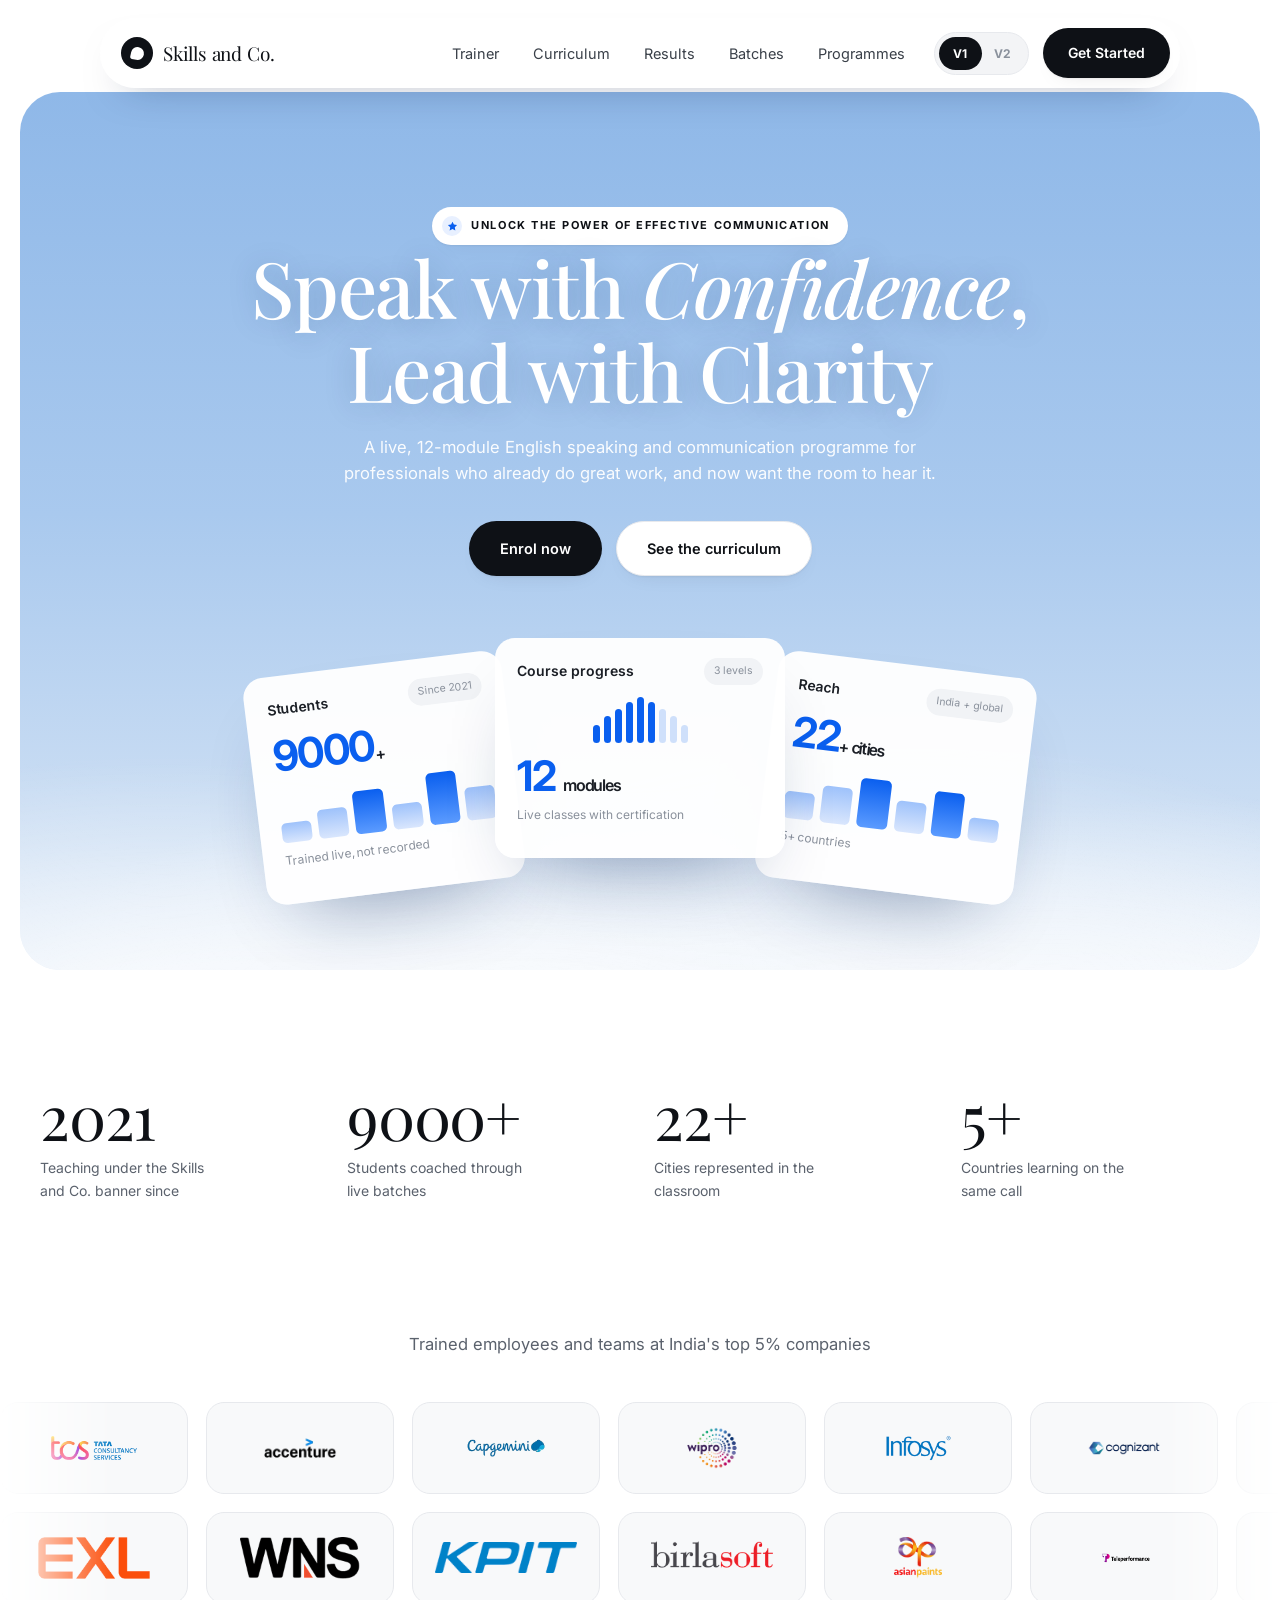
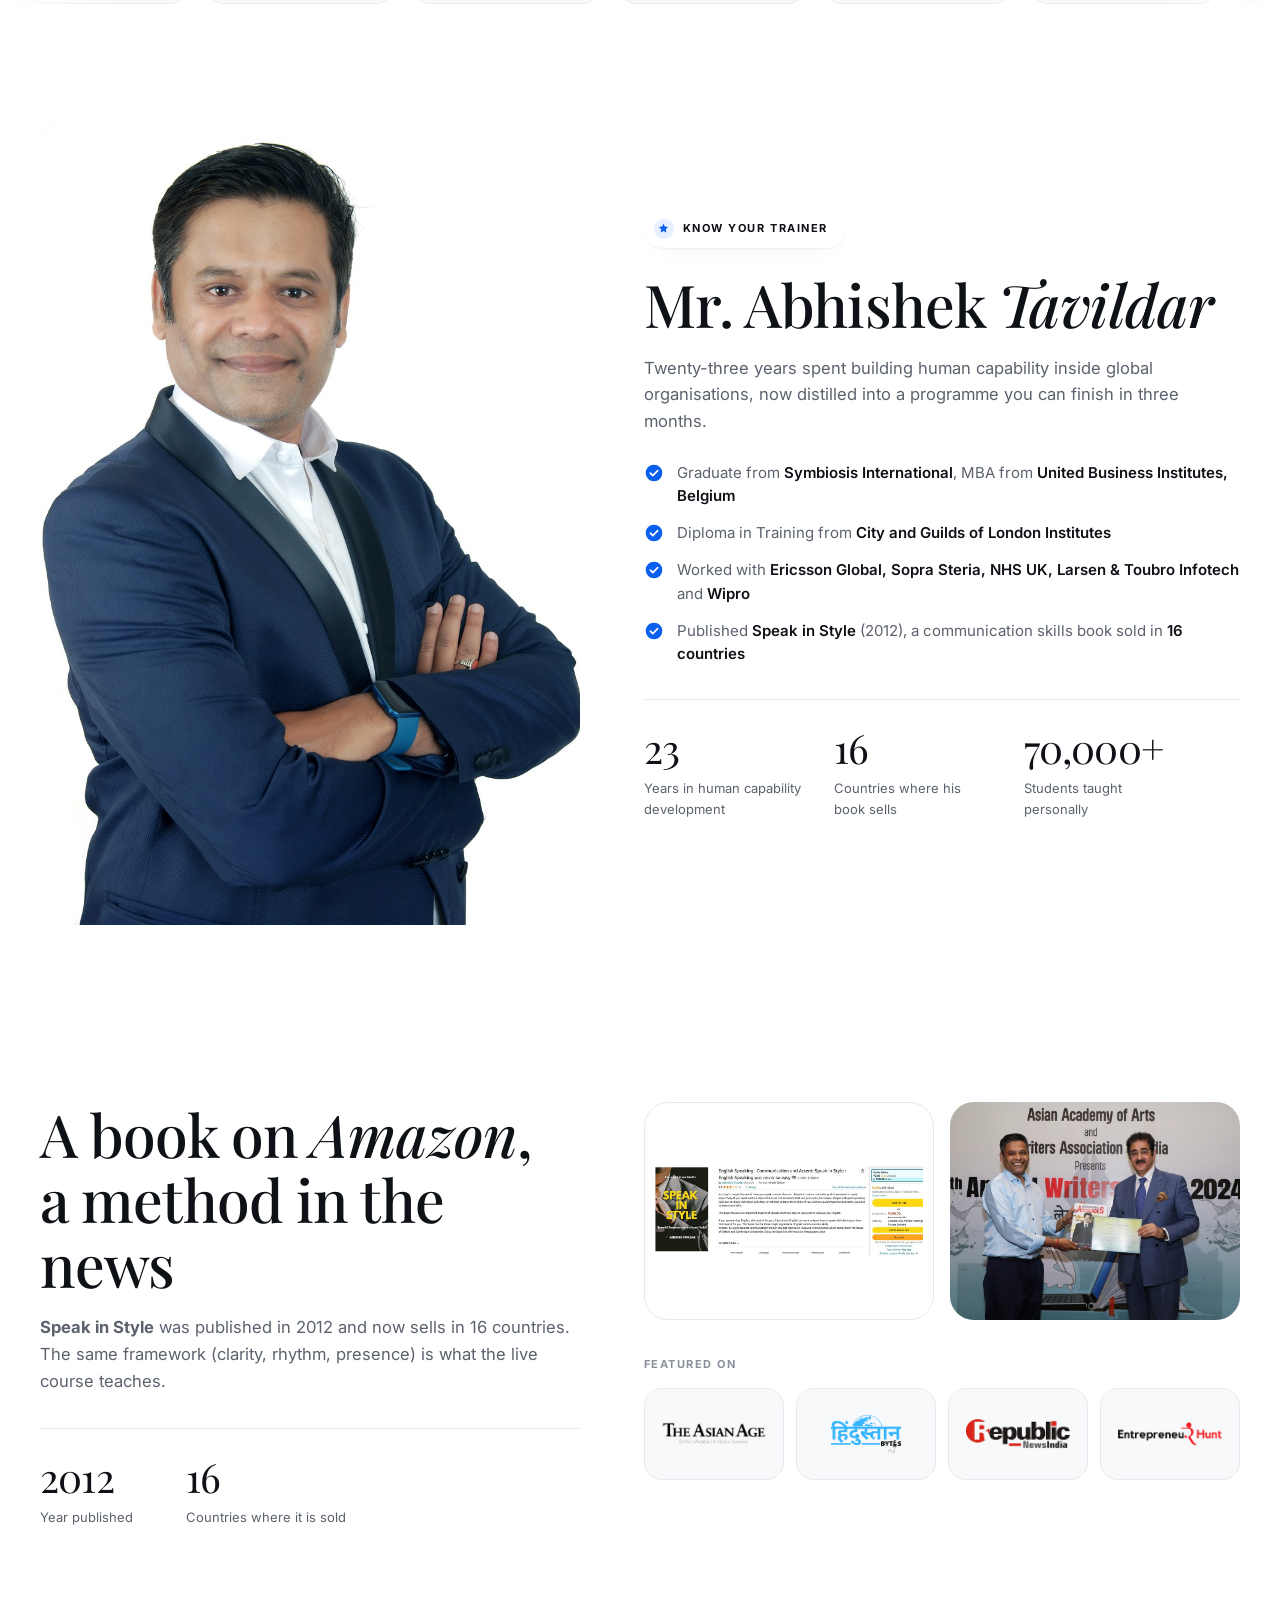
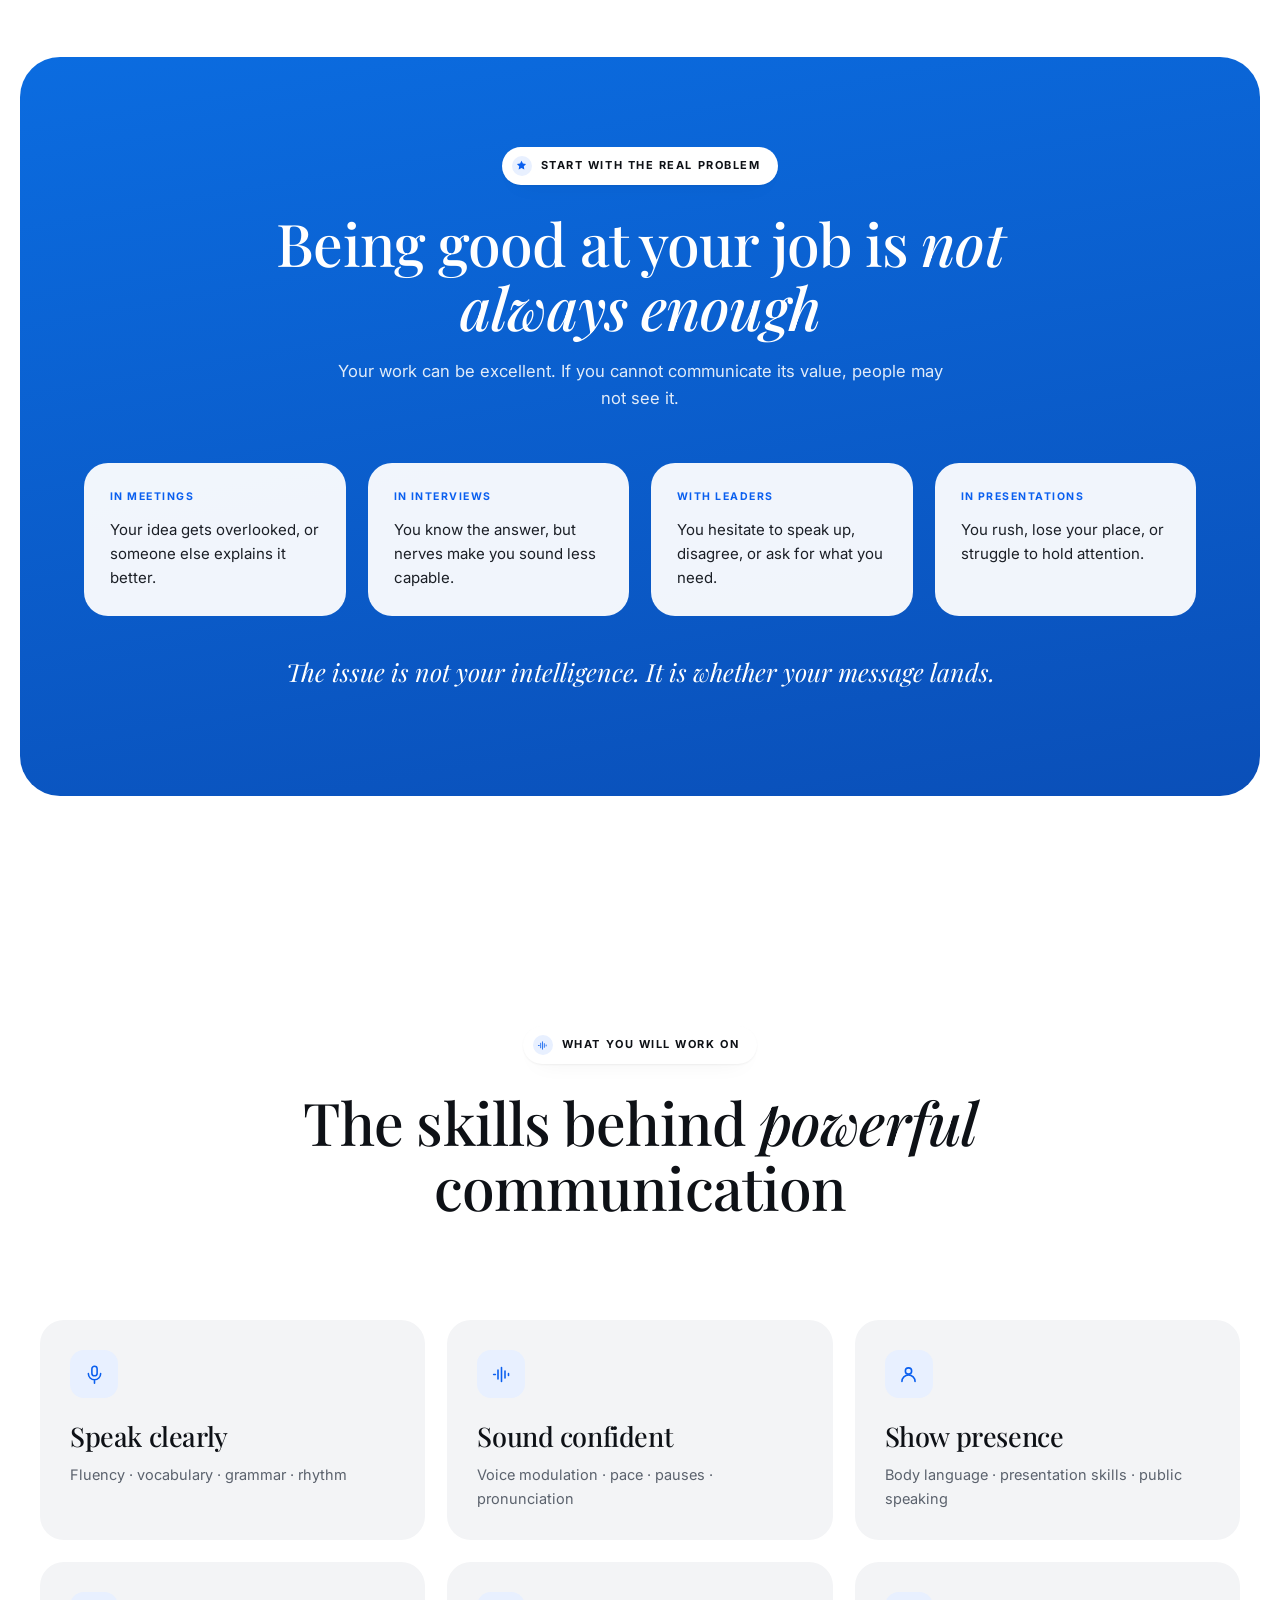
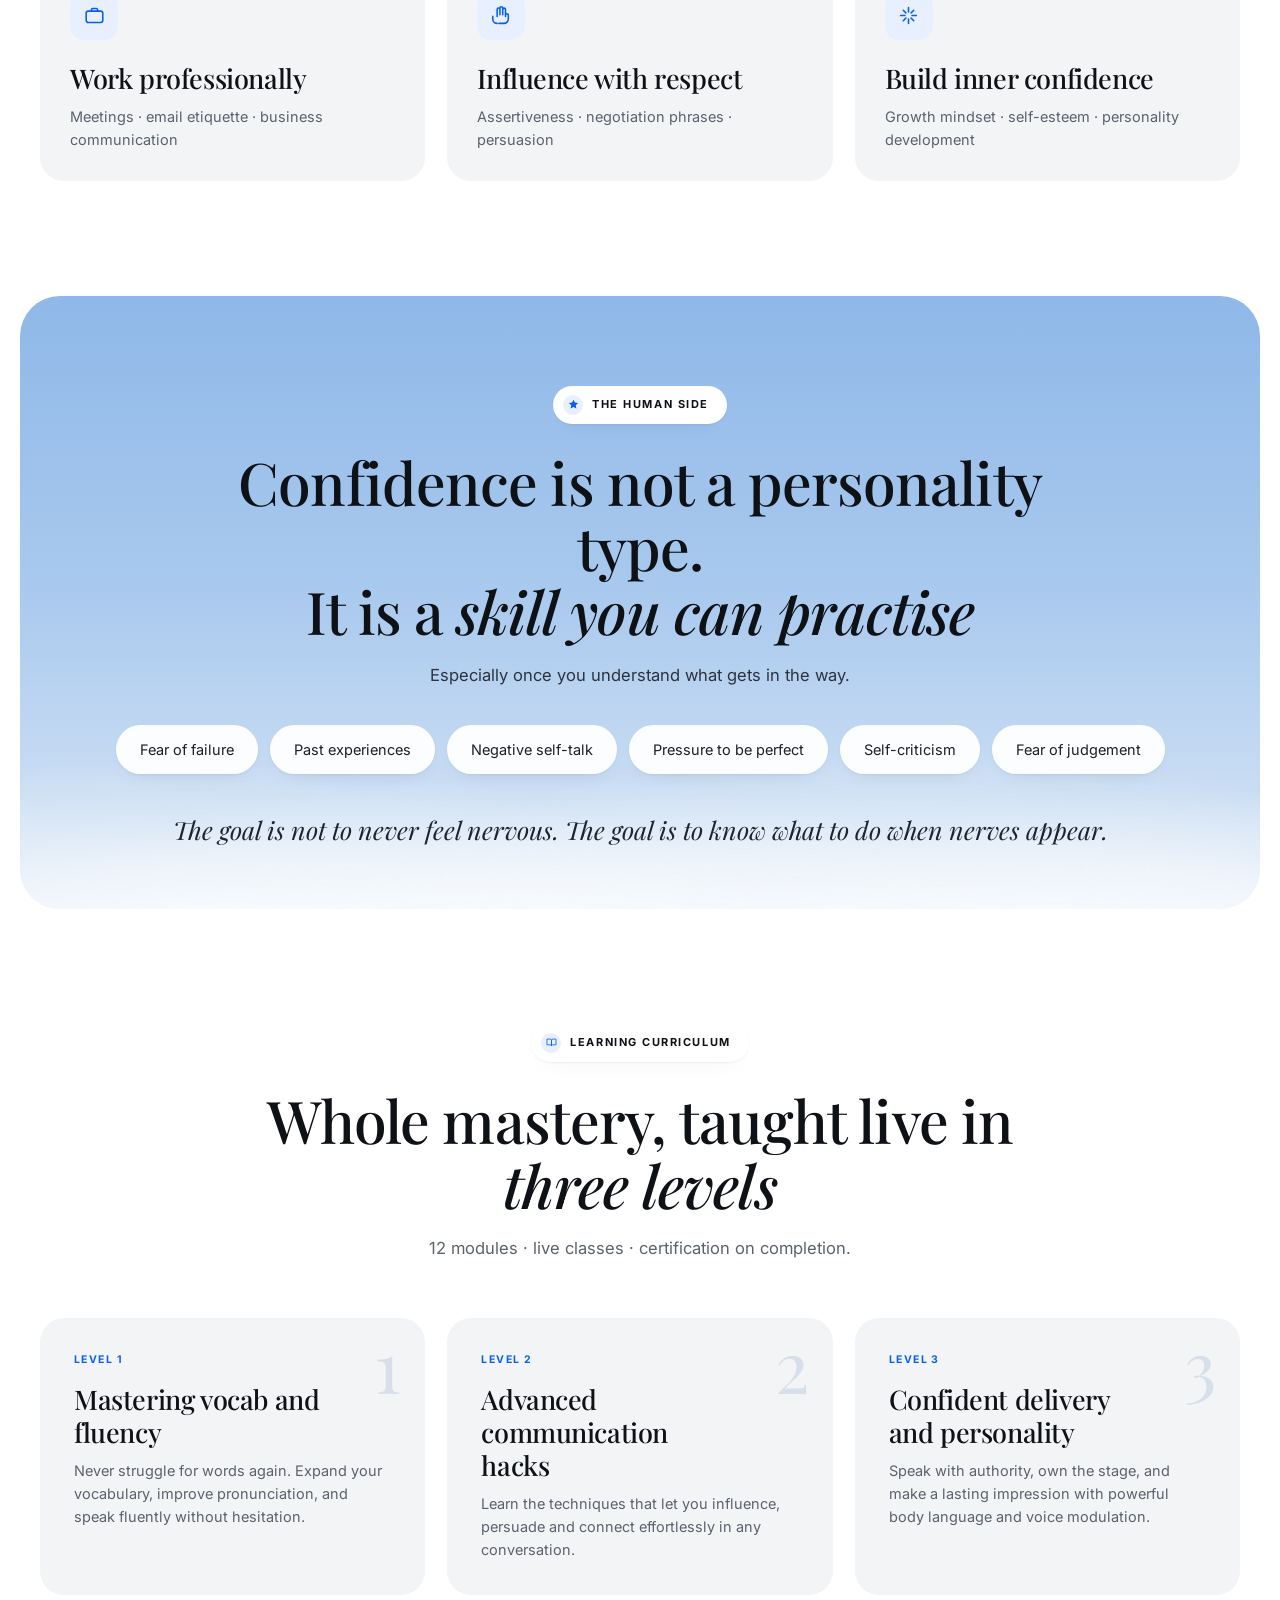
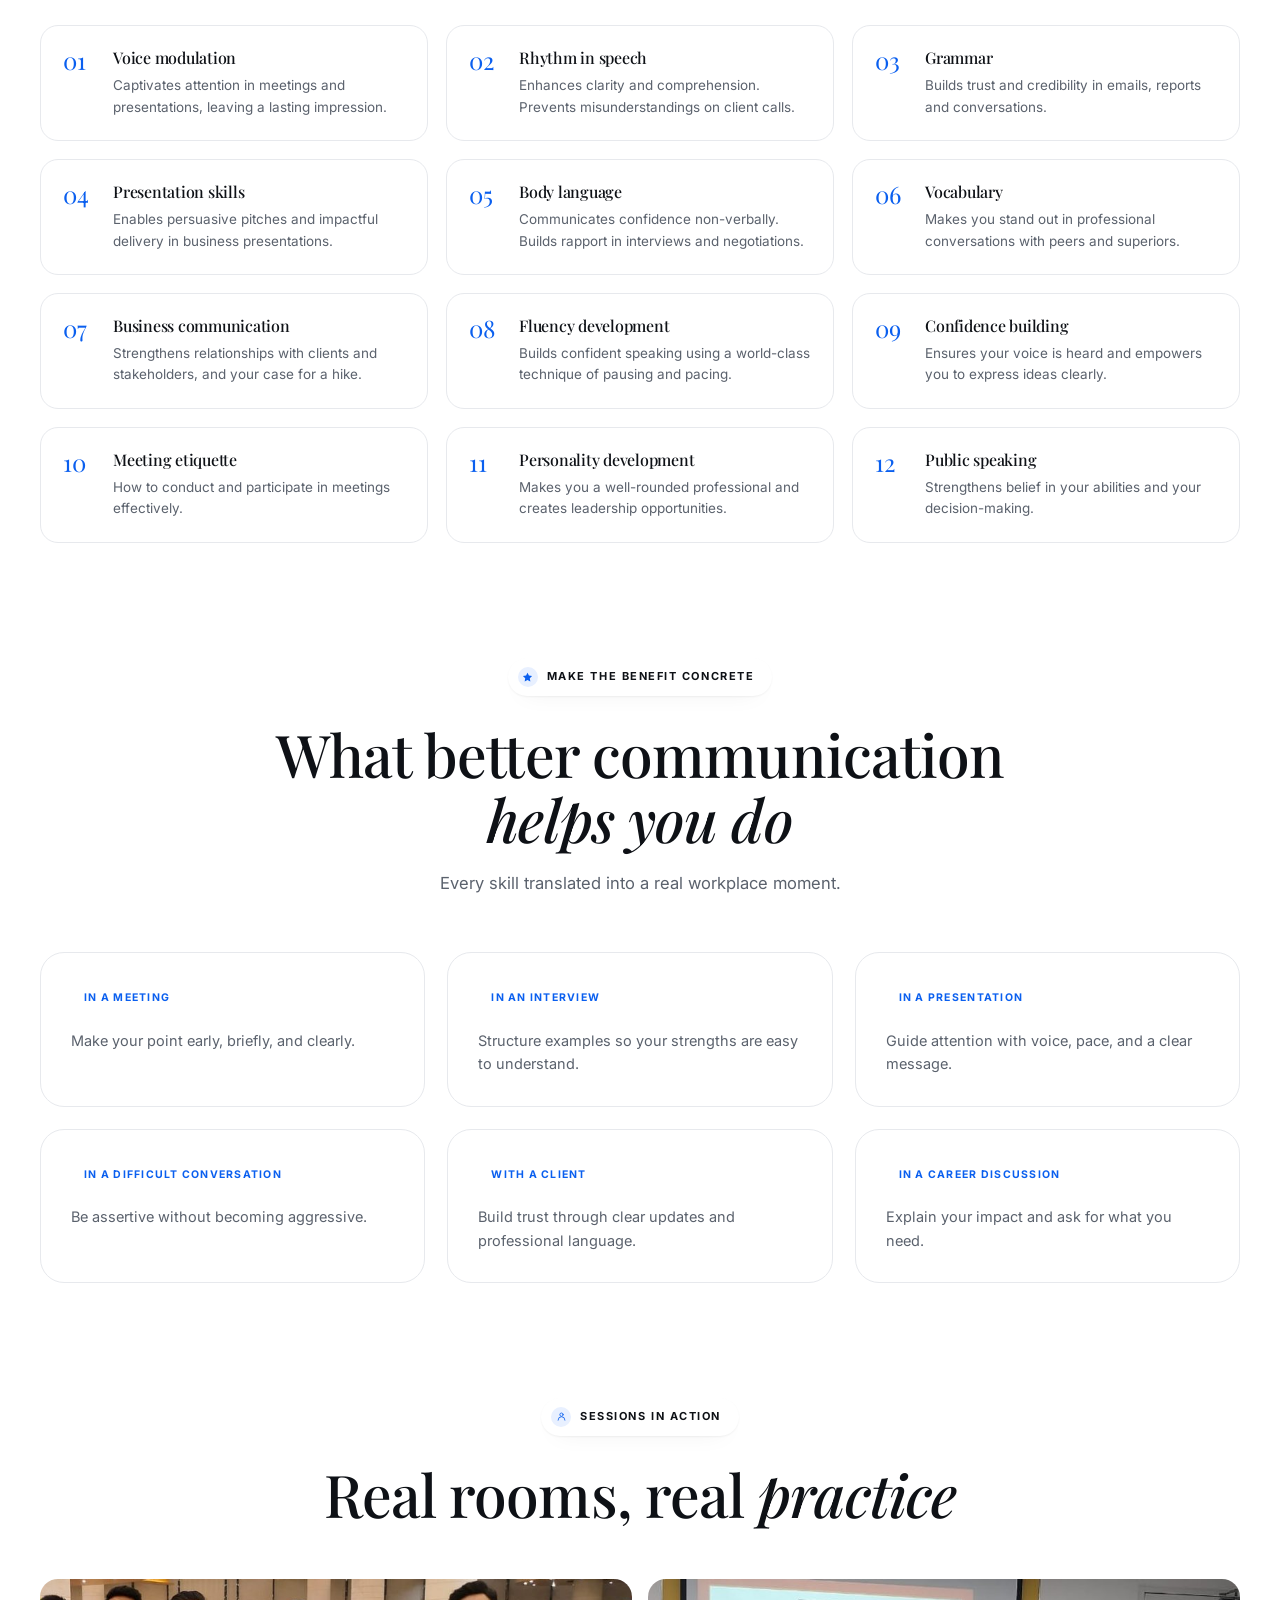
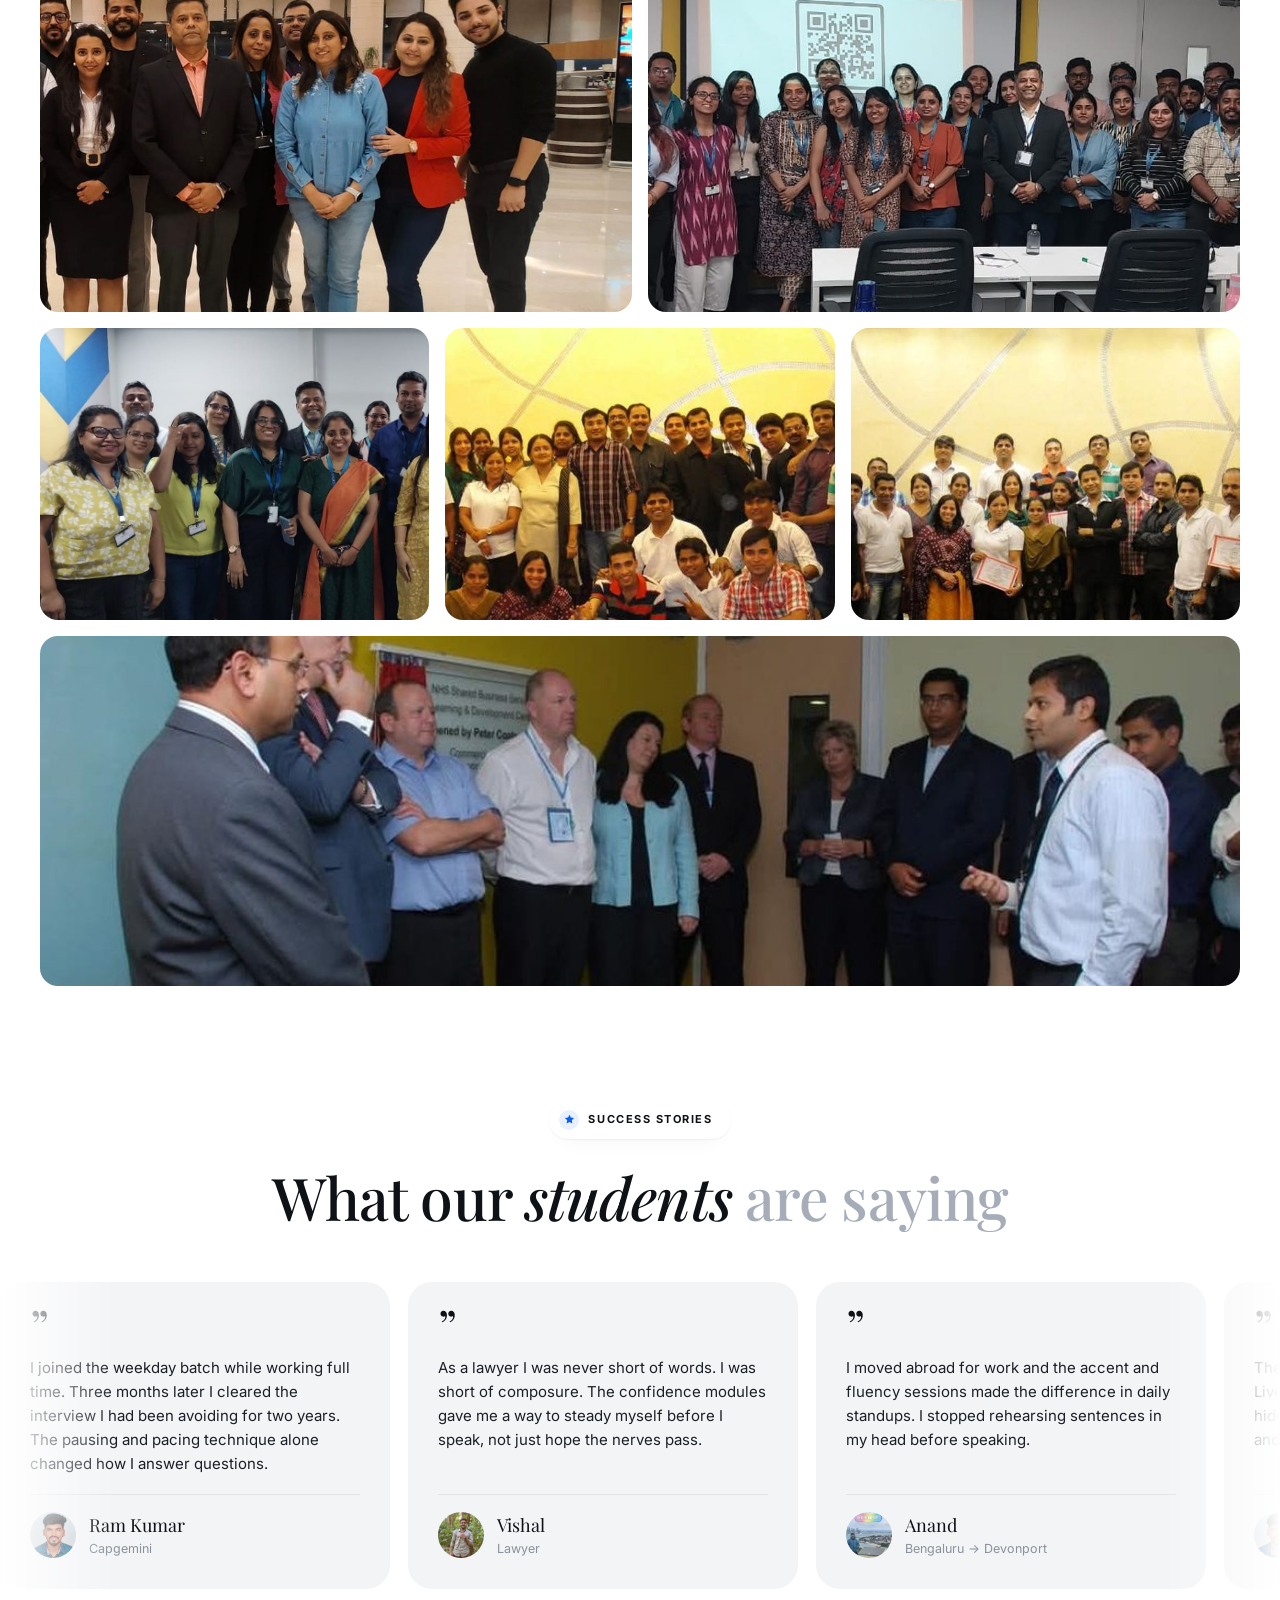
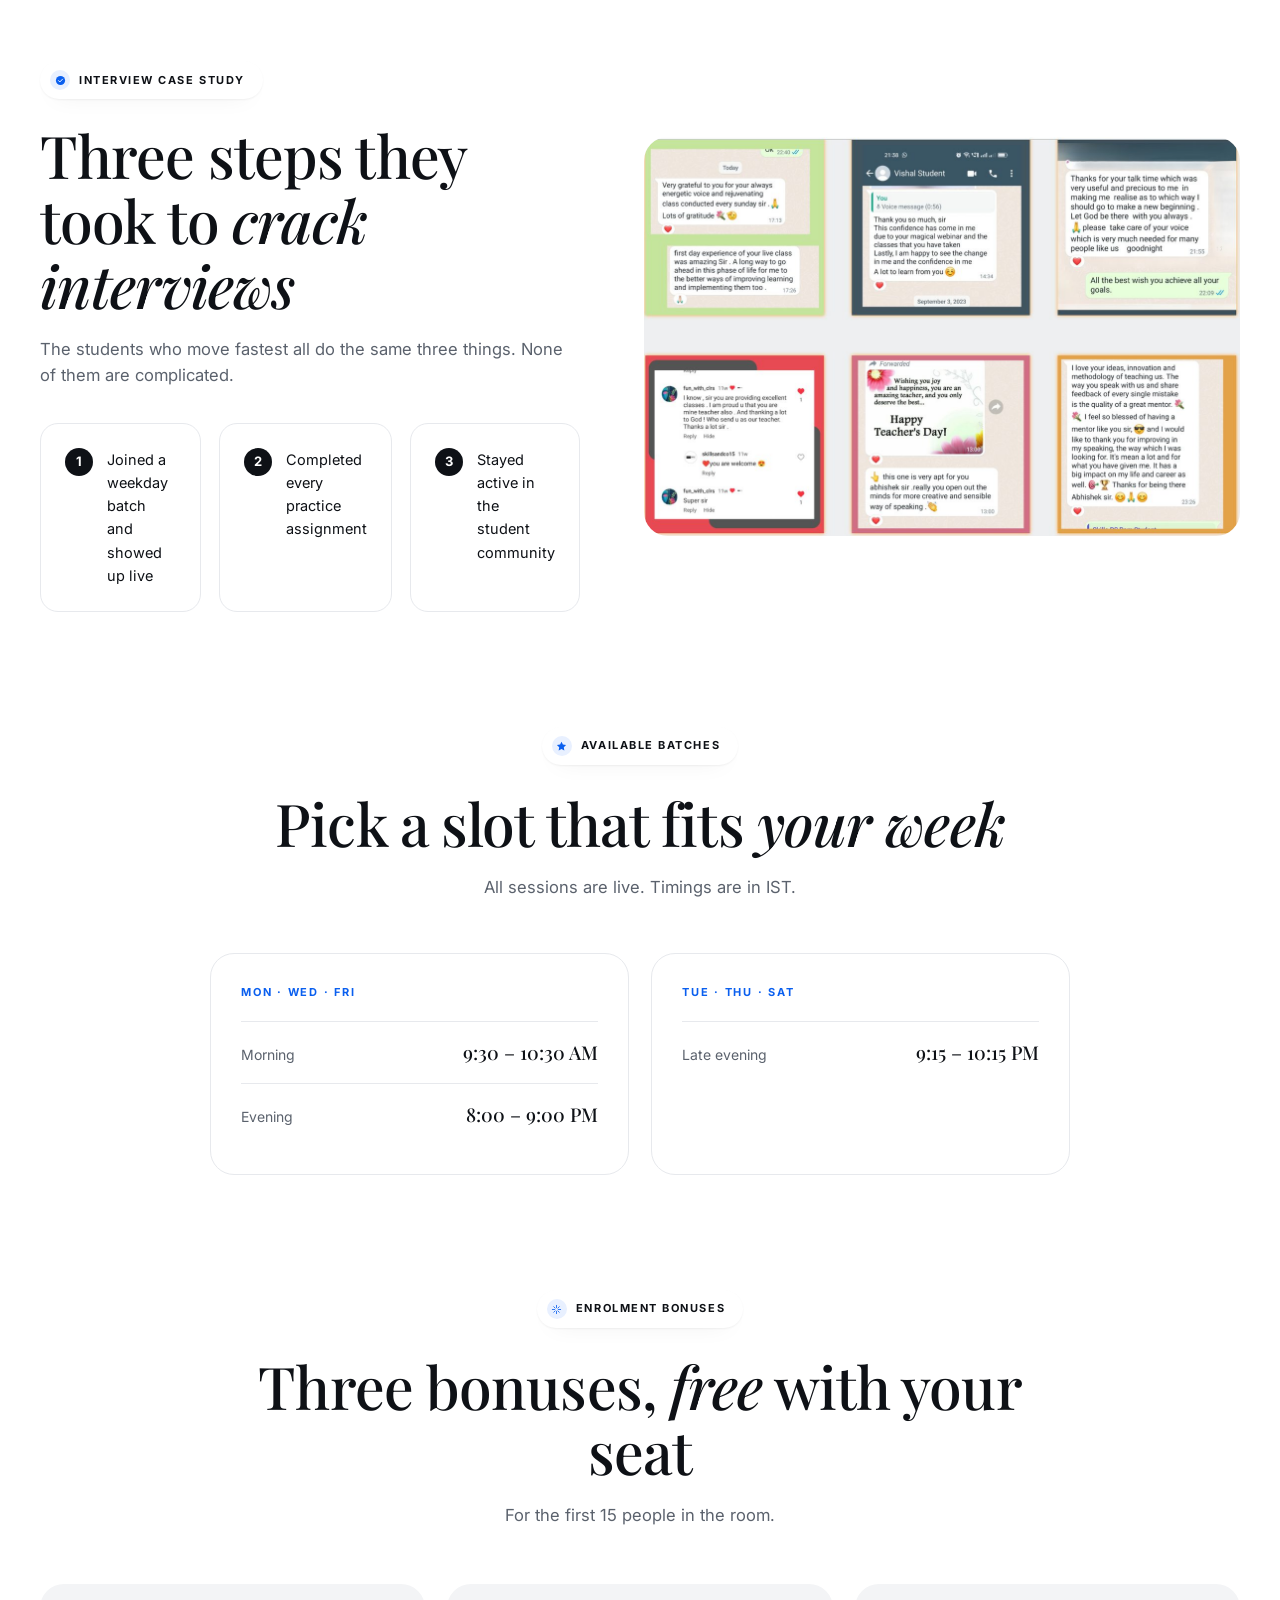
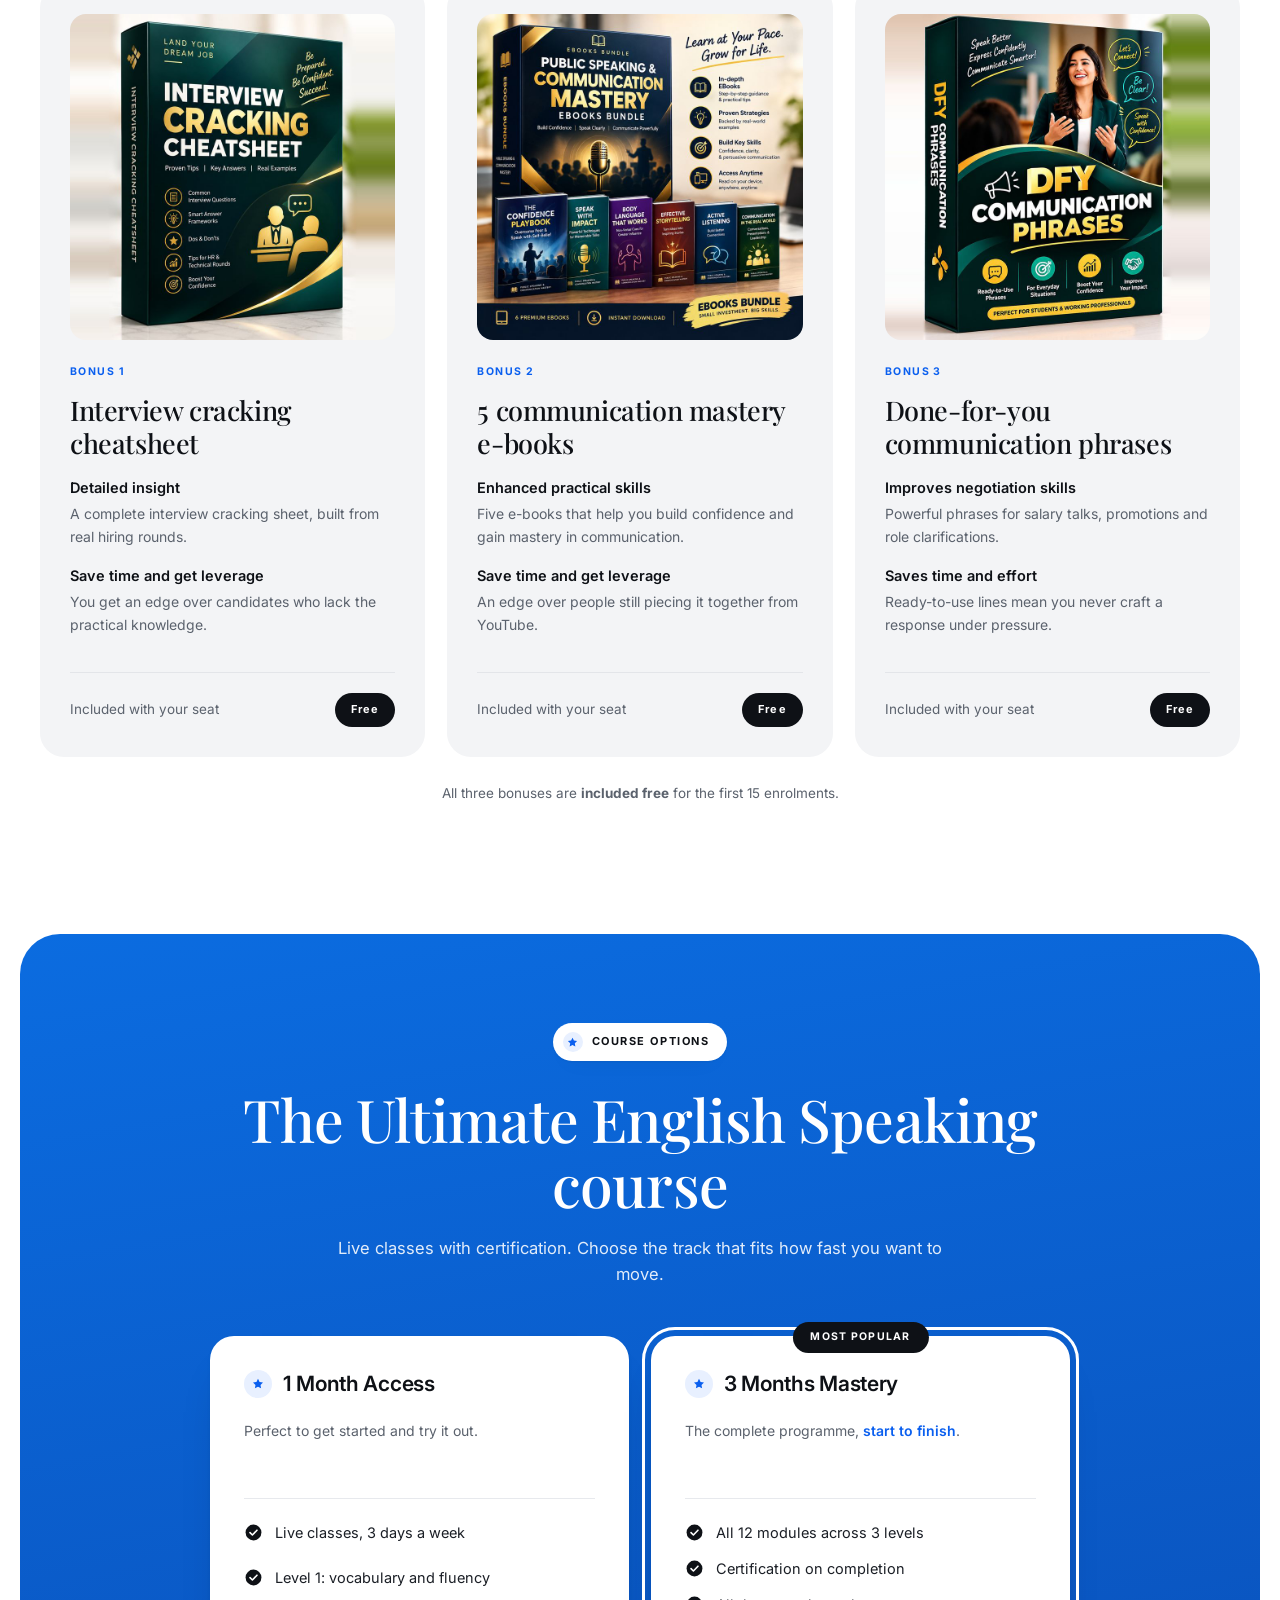
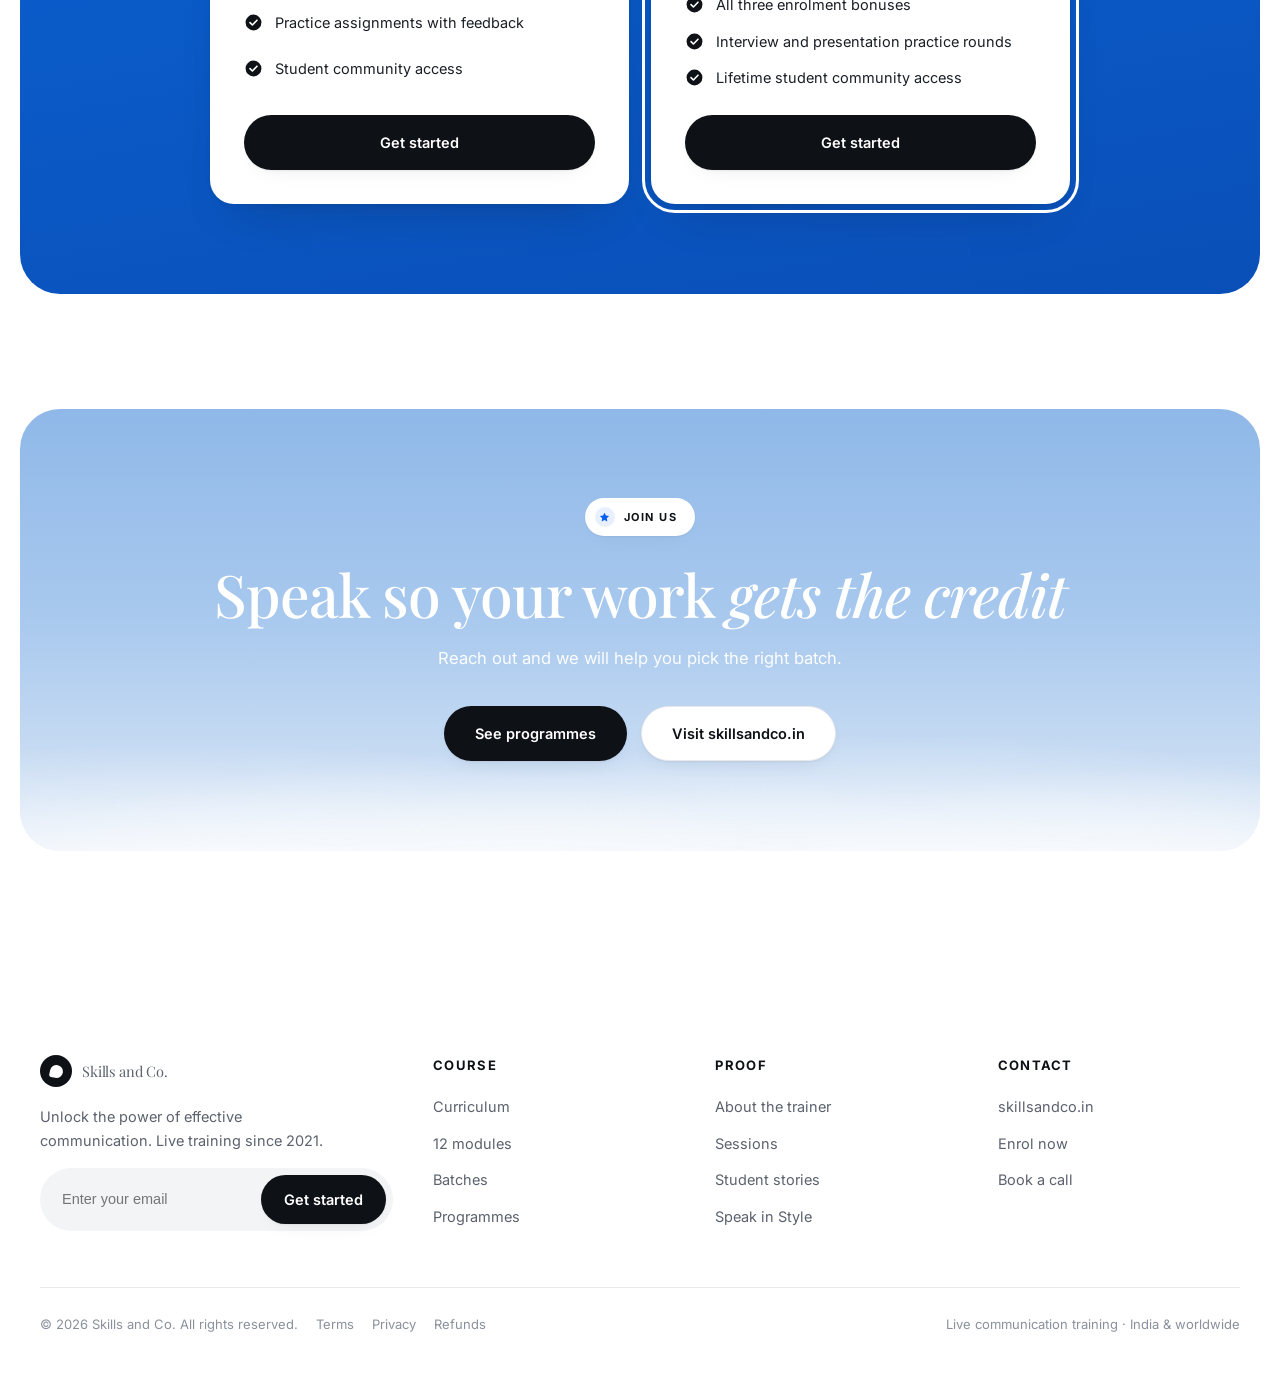
<file: index.html>
<!doctype html>
<html lang="en" data-version="1">
<head>
<meta charset="utf-8">
<meta name="viewport" content="width=device-width, initial-scale=1">
<title>Skills and Co. | The Ultimate English Speaking Course</title>
<meta name="description" content="Live communication skills training by Abhishek Tavildar. 12 modules, 3 levels, certification. 9000+ students across 22 cities and 5 countries.">
<link rel="preconnect" href="https://fonts.googleapis.com">
<link rel="preconnect" href="https://fonts.gstatic.com" crossorigin>
<link href="https://fonts.googleapis.com/css2?family=Playfair+Display:ital,wght@0,400;0,500;0,600;1,400;1,500&family=Inter:wght@400;500;600;700&display=swap" rel="stylesheet">
<link rel="stylesheet" href="styles.css">
<script>
/* Pick the design version before first paint: ?v=2 in the URL wins, then the last choice. */
(function (d) {
  d.className += ' js';
  var v = null;
  try { v = new URLSearchParams(location.search).get('v') || localStorage.getItem('sc-version'); } catch (e) {}
  d.setAttribute('data-version', v === '2' ? '2' : '1');
})(document.documentElement);
</script>
</head>
<body>

<!-- ============ SVG sprite ============ -->
<svg width="0" height="0" style="position:absolute" aria-hidden="true">
  <symbol id="i-star" viewBox="0 0 24 24"><path fill="currentColor" d="M12 1.6l3.1 6.3 6.9 1-5 4.9 1.2 6.9-6.2-3.3-6.2 3.3L7 13.8 2 8.9l6.9-1z"/></symbol>
  <symbol id="i-check" viewBox="0 0 24 24"><circle cx="12" cy="12" r="10" fill="currentColor"/><path d="M7.6 12.2l3 3 5.8-6.1" fill="none" stroke="#fff" stroke-width="2" stroke-linecap="round" stroke-linejoin="round"/></symbol>
  <symbol id="i-mic" viewBox="0 0 24 24" fill="none" stroke="currentColor" stroke-width="1.8" stroke-linecap="round"><rect x="9" y="2.5" width="6" height="11" rx="3"/><path d="M5 11a7 7 0 0014 0M12 18.5V22"/></symbol>
  <symbol id="i-wave" viewBox="0 0 24 24" fill="none" stroke="currentColor" stroke-width="1.8" stroke-linecap="round"><path d="M3 12h2M8 7v10M12 4v16M16 8v8M20 11v2"/></symbol>
  <symbol id="i-user" viewBox="0 0 24 24" fill="none" stroke="currentColor" stroke-width="1.8" stroke-linecap="round"><circle cx="12" cy="8" r="3.6"/><path d="M4.5 20a7.5 7.5 0 0115 0"/></symbol>
  <symbol id="i-brief" viewBox="0 0 24 24" fill="none" stroke="currentColor" stroke-width="1.8" stroke-linecap="round"><rect x="2.5" y="7" width="19" height="13" rx="2.5"/><path d="M8.5 7V5.5A1.5 1.5 0 0110 4h4a1.5 1.5 0 011.5 1.5V7"/></symbol>
  <symbol id="i-hand" viewBox="0 0 24 24" fill="none" stroke="currentColor" stroke-width="1.8" stroke-linecap="round"><path d="M7 21a5 5 0 01-5-5v-3M7 13V5a1.6 1.6 0 013.2 0v6M10.2 11V3.6a1.6 1.6 0 013.2 0V11M13.4 11V5.2a1.6 1.6 0 013.2 0V13M16.6 11.5a1.6 1.6 0 013.2 0V16a5 5 0 01-5 5H9"/></symbol>
  <symbol id="i-spark" viewBox="0 0 24 24" fill="none" stroke="currentColor" stroke-width="1.8" stroke-linecap="round"><path d="M12 3v5M12 16v5M3 12h5M16 12h5M6 6l3 3M15 15l3 3M18 6l-3 3M9 15l-3 3"/></symbol>
  <symbol id="i-book" viewBox="0 0 24 24" fill="none" stroke="currentColor" stroke-width="1.8" stroke-linecap="round" stroke-linejoin="round"><path d="M3 4.5h6a3 3 0 013 3v12a2.4 2.4 0 00-2.4-2.4H3zM21 4.5h-6a3 3 0 00-3 3v12a2.4 2.4 0 012.4-2.4H21z"/></symbol>
  <symbol id="i-arrow" viewBox="0 0 24 24" fill="none" stroke="currentColor" stroke-width="2" stroke-linecap="round" stroke-linejoin="round"><path d="M5 12h14M13 6l6 6-6 6"/></symbol>
</svg>

<!-- ============ NAV ============ -->
<header class="nav" id="nav">
  <nav class="nav__bar" aria-label="Main navigation">
    <a class="brand" href="#top"><span class="brand__mark"><span></span></span> Skills and Co.</a>
    <div class="nav__links" id="navLinks">
      <a href="#trainer">Trainer</a>
      <a href="#curriculum">Curriculum</a>
      <a href="#results">Results</a>
      <a href="#batches">Batches</a>
      <a href="#programmes">Programmes</a>
    </div>
    <button class="ver" id="verToggle" type="button" aria-pressed="false" aria-label="Version 2 design" title="Version 1: original sky-blue design. Click to see version 2.">
      <span>V1</span><span>V2</span>
    </button>
    <a class="btn btn--dark nav__cta" href="#programmes">Get Started</a>
    <button class="nav__toggle" id="navToggle" aria-label="Toggle menu" aria-expanded="false" aria-controls="navLinks"><span></span></button>
  </nav>
</header>

<main id="top">

<!-- ============ HERO ============ -->
<section class="hero">
  <div class="panel panel--sky">
    <div class="clouds"></div>
    <div class="panel__inner">
      <span class="eyebrow rv"><span class="star"><svg><use href="#i-star"/></svg></span> Unlock the power of effective communication</span>
      <h1 class="rv">Speak with <em>Confidence</em>,<br>Lead with Clarity</h1>
      <p class="lede rv">A live, 12-module English speaking and communication programme for professionals who already do great work, and now want the room to hear it.</p>
      <div class="btn-row rv">
        <a class="btn btn--dark" href="#programmes">Enrol now</a>
        <a class="btn btn--light" href="#curriculum">See the curriculum</a>
      </div>

      <div class="hero__stage rv">
        <div class="hero__cards">
          <article class="mock mock--a">
            <div class="mock__top"><span class="mock__label">Students</span><span class="mock__tag">Since 2021</span></div>
            <div class="mock__num">9000<small>+</small></div>
            <div class="bars"><i style="height:38%"></i><i style="height:56%"></i><i style="height:82%"></i><i style="height:48%"></i><i style="height:100%"></i><i style="height:64%"></i></div>
            <p class="mock__sub">Trained live, not recorded</p>
          </article>

          <article class="mock mock--b">
            <div class="mock__top"><span class="mock__label">Course progress</span><span class="mock__tag">3 levels</span></div>
            <div class="dial" aria-hidden="true">
              <i class="on" style="height:40%"></i><i class="on" style="height:58%"></i><i class="on" style="height:74%"></i>
              <i class="on" style="height:88%"></i><i class="on" style="height:100%"></i><i class="on" style="height:88%"></i>
              <i style="height:74%"></i><i style="height:58%"></i><i style="height:40%"></i>
            </div>
            <div class="mock__num" style="margin-top:12px">12 <small>modules</small></div>
            <p class="mock__sub">Live classes with certification</p>
          </article>

          <article class="mock mock--c">
            <div class="mock__top"><span class="mock__label">Reach</span><span class="mock__tag">India + global</span></div>
            <div class="mock__num">22<small>+ cities</small></div>
            <div class="bars"><i style="height:52%"></i><i style="height:70%"></i><i style="height:94%"></i><i style="height:60%"></i><i style="height:86%"></i><i style="height:44%"></i></div>
            <p class="mock__sub">5+ countries</p>
          </article>
        </div>
      </div>
    </div>
  </div>
</section>

<!-- ============ STATS ============ -->
<section class="section" style="padding-bottom:0">
  <div class="shell">
    <div class="stats">
      <div class="rv"><div class="stat__n">2021</div><p class="stat__l">Teaching under the Skills and Co. banner since</p></div>
      <div class="rv"><div class="stat__n">9000+</div><p class="stat__l">Students coached through live batches</p></div>
      <div class="rv"><div class="stat__n">22+</div><p class="stat__l">Cities represented in the classroom</p></div>
      <div class="rv"><div class="stat__n">5+</div><p class="stat__l">Countries learning on the same call</p></div>
    </div>
  </div>
</section>

<!-- ============ CLIENT LOGOS ============ -->
<section class="section">
  <div class="shell center" style="margin-bottom:44px">
    <p class="lede rv" style="margin:0 auto">Trained employees and teams at India's top 5% companies</p>
  </div>
  <div class="marquee rv" aria-label="Companies whose teams have been trained">
    <div class="marquee__track" id="logoTrackA"></div>
  </div>
  <div class="marquee marquee--rev rv" style="margin-top:18px">
    <div class="marquee__track" id="logoTrackB"></div>
  </div>
</section>

<!-- ============ TRAINER ============ -->
<section class="section" id="trainer" style="padding-top:0">
  <div class="shell">
    <div class="split">
      <div class="portrait rv">
        <img src="assets/img/trainer.jpg" alt="Abhishek Tavildar, founder and trainer at Skills and Co." width="900" height="1100" loading="lazy">
      </div>
      <div>
        <span class="eyebrow rv"><span class="star"><svg><use href="#i-star"/></svg></span> Know your trainer</span>
        <h2 class="rv" style="margin-top:24px">Mr. Abhishek <em>Tavildar</em></h2>
        <p class="lede lede--left rv">Twenty-three years spent building human capability inside global organisations, now distilled into a programme you can finish in three months.</p>
        <ul class="facts rv">
          <li><svg><use href="#i-check"/></svg><span>Graduate from <b>Symbiosis International</b>, MBA from <b>United Business Institutes, Belgium</b></span></li>
          <li><svg><use href="#i-check"/></svg><span>Diploma in Training from <b>City and Guilds of London Institutes</b></span></li>
          <li><svg><use href="#i-check"/></svg><span>Worked with <b>Ericsson Global, Sopra Steria, NHS UK, Larsen &amp; Toubro Infotech</b> and <b>Wipro</b></span></li>
          <li><svg><use href="#i-check"/></svg><span>Published <b>Speak in Style</b> (2012), a communication skills book sold in <b>16 countries</b></span></li>
        </ul>
        <div class="credrow rv">
          <div><div class="stat__n">23</div><p class="stat__l">Years in human capability development</p></div>
          <div><div class="stat__n">16</div><p class="stat__l">Countries where his book sells</p></div>
          <div><div class="stat__n">70,000+</div><p class="stat__l">Students taught personally</p></div>
        </div>
      </div>
    </div>
  </div>
</section>

<!-- ============ BOOK + PRESS ============ -->
<section class="section" style="padding-top:0">
  <div class="shell">
    <div class="split">
      <div>
        <span class="eyebrow rv"><span class="star"><svg><use href="#i-book"/></svg></span> In print and in the press</span>
        <h2 class="rv" style="margin-top:24px">A book on <em>Amazon</em>,<br>a method in the news</h2>
        <p class="lede lede--left rv"><b>Speak in Style</b> was published in 2012 and now sells in 16 countries. The same framework (clarity, rhythm, presence) is what the live course teaches.</p>
        <div class="credrow rv">
          <div><div class="stat__n">2012</div><p class="stat__l">Year published</p></div>
          <div><div class="stat__n">16</div><p class="stat__l">Countries where it is sold</p></div>
        </div>
      </div>
      <div>
        <div class="grid g-2 rv" style="gap:16px">
          <figure class="shot shot--fit">
            <img src="assets/img/book-amazon.jpg" alt="Speak in Style listed on Amazon" loading="lazy">
          </figure>
          <figure class="shot">
            <img src="assets/img/award.jpg" alt="Abhishek Tavildar receiving an award from the Asian Academy of Arts and Writers Association India" loading="lazy">
          </figure>
        </div>
        <p class="press-label rv">Featured on</p>
        <div class="press rv" id="pressRow"></div>
      </div>
    </div>
  </div>
</section>

<!-- ============ THE PROBLEM ============ -->
<section class="section" style="padding-top:0">
  <div class="panel panel--deep">
    <div class="panel__inner">
      <div class="head on-sky">
        <span class="eyebrow rv"><span class="star"><svg><use href="#i-star"/></svg></span> Start with the real problem</span>
        <h2 class="rv">Being good at your job is <em>not always enough</em></h2>
        <p class="lede rv">Your work can be excellent. If you cannot communicate its value, people may not see it.</p>
      </div>
      <div class="grid g-4 rv" style="margin-top:52px">
        <article class="scene"><div class="scene__k">In meetings</div><p>Your idea gets overlooked, or someone else explains it better.</p></article>
        <article class="scene"><div class="scene__k">In interviews</div><p>You know the answer, but nerves make you sound less capable.</p></article>
        <article class="scene"><div class="scene__k">With leaders</div><p>You hesitate to speak up, disagree, or ask for what you need.</p></article>
        <article class="scene"><div class="scene__k">In presentations</div><p>You rush, lose your place, or struggle to hold attention.</p></article>
      </div>
      <p class="rule rv">The issue is not your intelligence. It is whether your message lands.</p>
    </div>
  </div>
</section>

<!-- ============ WHAT YOU WORK ON ============ -->
<section class="section">
  <div class="shell">
    <div class="head">
      <span class="eyebrow rv"><span class="star"><svg><use href="#i-wave"/></svg></span> What you will work on</span>
      <h2 class="rv">The skills behind <em>powerful</em> communication</h2>
      <p class="lede rv">A clear curriculum helps you see exactly what you are investing in.</p>
    </div>
    <div class="grid g-3 rv" style="margin-top:56px">
      <article class="card"><div class="card__icon"><svg><use href="#i-mic"/></svg></div><h3>Speak clearly</h3><p>Fluency · vocabulary · grammar · rhythm</p></article>
      <article class="card"><div class="card__icon"><svg><use href="#i-wave"/></svg></div><h3>Sound confident</h3><p>Voice modulation · pace · pauses · pronunciation</p></article>
      <article class="card"><div class="card__icon"><svg><use href="#i-user"/></svg></div><h3>Show presence</h3><p>Body language · presentation skills · public speaking</p></article>
      <article class="card"><div class="card__icon"><svg><use href="#i-brief"/></svg></div><h3>Work professionally</h3><p>Meetings · email etiquette · business communication</p></article>
      <article class="card"><div class="card__icon"><svg><use href="#i-hand"/></svg></div><h3>Influence with respect</h3><p>Assertiveness · negotiation phrases · persuasion</p></article>
      <article class="card"><div class="card__icon"><svg><use href="#i-spark"/></svg></div><h3>Build inner confidence</h3><p>Growth mindset · self-esteem · personality development</p></article>
    </div>
  </div>
</section>

<!-- ============ CONFIDENCE / HUMAN SIDE ============ -->
<section class="section section--human" style="padding-top:0">
  <div class="panel panel--sky panel--soft">
    <div class="clouds"></div>
    <div class="panel__inner">
      <div class="head">
        <span class="eyebrow rv"><span class="star"><svg><use href="#i-star"/></svg></span> The human side</span>
        <h2 class="rv">Confidence is not a personality type.<br>It is a <em>skill you can practise</em></h2>
        <p class="lede rv" style="color:#2B3340">Especially once you understand what gets in the way.</p>
      </div>
      <div class="chips rv">
        <span class="chip">Fear of failure</span>
        <span class="chip">Past experiences</span>
        <span class="chip">Negative self-talk</span>
        <span class="chip">Pressure to be perfect</span>
        <span class="chip">Self-criticism</span>
        <span class="chip">Fear of judgement</span>
      </div>
      <p class="rule rv" style="color:#1B2430">The goal is not to never feel nervous. The goal is to know what to do when nerves appear.</p>
    </div>
  </div>
</section>

<!-- ============ CURRICULUM ============ -->
<section class="section" id="curriculum">
  <div class="shell">
    <div class="head">
      <span class="eyebrow rv"><span class="star"><svg><use href="#i-book"/></svg></span> Learning curriculum</span>
      <h2 class="rv">Whole mastery, taught live in <em>three levels</em></h2>
      <p class="lede rv">12 modules · live classes · certification on completion.</p>
    </div>

    <div class="grid g-3 rv" style="margin-top:56px">
      <article class="level">
        <div class="level__n">1</div>
        <div class="level__k">Level 1</div>
        <h3>Mastering vocab and fluency</h3>
        <p>Never struggle for words again. Expand your vocabulary, improve pronunciation, and speak fluently without hesitation.</p>
      </article>
      <article class="level">
        <div class="level__n">2</div>
        <div class="level__k">Level 2</div>
        <h3>Advanced communication hacks</h3>
        <p>Learn the techniques that let you influence, persuade and connect effortlessly in any conversation.</p>
      </article>
      <article class="level">
        <div class="level__n">3</div>
        <div class="level__k">Level 3</div>
        <h3>Confident delivery and personality</h3>
        <p>Speak with authority, own the stage, and make a lasting impression with powerful body language and voice modulation.</p>
      </article>
    </div>

    <div class="modules rv">
      <article class="mod"><div class="mod__n">01</div><div><h4>Voice modulation</h4><p>Captivates attention in meetings and presentations, leaving a lasting impression.</p></div></article>
      <article class="mod"><div class="mod__n">02</div><div><h4>Rhythm in speech</h4><p>Enhances clarity and comprehension. Prevents misunderstandings on client calls.</p></div></article>
      <article class="mod"><div class="mod__n">03</div><div><h4>Grammar</h4><p>Builds trust and credibility in emails, reports and conversations.</p></div></article>
      <article class="mod"><div class="mod__n">04</div><div><h4>Presentation skills</h4><p>Enables persuasive pitches and impactful delivery in business presentations.</p></div></article>
      <article class="mod"><div class="mod__n">05</div><div><h4>Body language</h4><p>Communicates confidence non-verbally. Builds rapport in interviews and negotiations.</p></div></article>
      <article class="mod"><div class="mod__n">06</div><div><h4>Vocabulary</h4><p>Makes you stand out in professional conversations with peers and superiors.</p></div></article>
      <article class="mod"><div class="mod__n">07</div><div><h4>Business communication</h4><p>Strengthens relationships with clients and stakeholders, and your case for a hike.</p></div></article>
      <article class="mod"><div class="mod__n">08</div><div><h4>Fluency development</h4><p>Builds confident speaking using a world-class technique of pausing and pacing.</p></div></article>
      <article class="mod"><div class="mod__n">09</div><div><h4>Confidence building</h4><p>Ensures your voice is heard and empowers you to express ideas clearly.</p></div></article>
      <article class="mod"><div class="mod__n">10</div><div><h4>Meeting etiquette</h4><p>How to conduct and participate in meetings effectively.</p></div></article>
      <article class="mod"><div class="mod__n">11</div><div><h4>Personality development</h4><p>Makes you a well-rounded professional and creates leadership opportunities.</p></div></article>
      <article class="mod"><div class="mod__n">12</div><div><h4>Public speaking</h4><p>Strengthens belief in your abilities and your decision-making.</p></div></article>
    </div>
  </div>
</section>

<!-- ============ OUTCOMES ============ -->
<section class="section" style="padding-top:0">
  <div class="shell">
    <div class="head">
      <span class="eyebrow rv"><span class="star"><svg><use href="#i-star"/></svg></span> Make the benefit concrete</span>
      <h2 class="rv">What better communication <em>helps you do</em></h2>
      <p class="lede rv">Every skill translated into a real workplace moment.</p>
    </div>
    <div class="grid g-3 rv" style="margin-top:56px">
      <article class="card card--white"><span class="tag">In a meeting</span><p>Make your point early, briefly, and clearly.</p></article>
      <article class="card card--white"><span class="tag">In an interview</span><p>Structure examples so your strengths are easy to understand.</p></article>
      <article class="card card--white"><span class="tag">In a presentation</span><p>Guide attention with voice, pace, and a clear message.</p></article>
      <article class="card card--white"><span class="tag">In a difficult conversation</span><p>Be assertive without becoming aggressive.</p></article>
      <article class="card card--white"><span class="tag">With a client</span><p>Build trust through clear updates and professional language.</p></article>
      <article class="card card--white"><span class="tag">In a career discussion</span><p>Explain your impact and ask for what you need.</p></article>
    </div>
  </div>
</section>

<!-- ============ SESSIONS GALLERY ============ -->
<section class="section" style="padding-top:0" id="results">
  <div class="shell">
    <div class="head" style="margin-bottom:52px">
      <span class="eyebrow rv"><span class="star"><svg><use href="#i-user"/></svg></span> Sessions in action</span>
      <h2 class="rv">Real rooms, real <em>practice</em></h2>
    </div>
    <div class="gallery rv">
      <figure><img src="assets/img/session1.jpg" alt="Corporate training session group photo" loading="lazy"></figure>
      <figure><img src="assets/img/session2.jpg" alt="Classroom session with a corporate team" loading="lazy"></figure>
      <figure><img src="assets/img/session3.jpg" alt="Participants at the end of a communication workshop" loading="lazy"></figure>
      <figure><img src="assets/img/session4.jpg" alt="Workshop participants in a group photo" loading="lazy"></figure>
      <figure><img src="assets/img/session5.jpg" alt="A large batch at the close of a session" loading="lazy"></figure>
      <figure><img src="assets/img/session6.jpg" alt="Abhishek Tavildar with delegates after a corporate session" loading="lazy"></figure>
    </div>
  </div>
</section>

<!-- ============ TESTIMONIALS ============ -->
<section class="section" style="padding-top:0">
  <div class="shell">
    <div class="head" style="margin-bottom:52px">
      <span class="eyebrow rv"><span class="star"><svg><use href="#i-star"/></svg></span> Success stories</span>
      <h2 class="rv">What our <em>students</em> <span class="dim">are saying</span></h2>
    </div>
  </div>
  <div class="marquee rv">
    <div class="marquee__track" id="quoteTrack"></div>
  </div>

  <div class="shell" style="margin-top:72px">
    <div class="split">
      <div>
        <span class="eyebrow rv"><span class="star"><svg><use href="#i-check"/></svg></span> Interview case study</span>
        <h2 class="rv" style="margin-top:24px">Three steps they took to <em>crack interviews</em></h2>
        <p class="lede lede--left rv">The students who move fastest all do the same three things. None of them are complicated.</p>
        <div class="steps rv">
          <div class="step"><b>1</b><span>Joined a weekday batch and showed up live</span></div>
          <div class="step"><b>2</b><span>Completed every practice assignment</span></div>
          <div class="step"><b>3</b><span>Stayed active in the student community</span></div>
        </div>
      </div>
      <figure class="rv" style="margin:0;border-radius:var(--r-card);overflow:hidden;background:var(--surface)">
        <img src="assets/img/feedback.jpg" alt="Screenshots of student messages thanking the trainer" loading="lazy">
      </figure>
    </div>
  </div>
</section>

<!-- ============ BATCHES ============ -->
<section class="section" id="batches" style="padding-top:0">
  <div class="shell">
    <div class="head">
      <span class="eyebrow rv"><span class="star"><svg><use href="#i-star"/></svg></span> Available batches</span>
      <h2 class="rv">Pick a slot that fits <em>your week</em></h2>
      <p class="lede rv">All sessions are live. Timings are in IST.</p>
    </div>
    <div class="grid g-2 rv" style="margin-top:52px;max-width:860px;margin-inline:auto">
      <article class="batch">
        <div class="batch__days">Mon · Wed · Fri</div>
        <div class="slot"><span>Morning</span><b>9:30 – 10:30 AM</b></div>
        <div class="slot"><span>Evening</span><b>8:00 – 9:00 PM</b></div>
      </article>
      <article class="batch">
        <div class="batch__days">Tue · Thu · Sat</div>
        <div class="slot"><span>Late evening</span><b>9:15 – 10:15 PM</b></div>
      </article>
    </div>
  </div>
</section>

<!-- ============ BONUSES ============ -->
<section class="section" style="padding-top:0">
  <div class="shell">
    <div class="head">
      <span class="eyebrow rv"><span class="star"><svg><use href="#i-spark"/></svg></span> Enrolment bonuses</span>
      <h2 class="rv">Three bonuses, <em>free</em> with your seat</h2>
      <p class="lede rv">For the first 15 people in the room.</p>
    </div>
    <div class="grid g-3 rv" style="margin-top:56px">
      <article class="bonus">
        <img class="bonus__img" src="assets/img/bonus-interview.jpg" alt="Interview Cracking Cheatsheet product box: common interview questions, smart answer frameworks, dos and don'ts, tips for HR and technical rounds" width="800" height="800" loading="lazy" decoding="async">
        <div class="bonus__k">Bonus 1</div>
        <h3>Interview cracking cheatsheet</h3>
        <div class="bonus__body">
          <b>Detailed insight</b>
          <p>A complete interview cracking sheet, built from real hiring rounds.</p>
          <b>Save time and get leverage</b>
          <p>You get an edge over candidates who lack the practical knowledge.</p>
        </div>
        <div class="bonus__worth"><span>Included with your seat</span><span class="bonus__free">Free</span></div>
      </article>
      <article class="bonus">
        <img class="bonus__img" src="assets/img/bonus-ebooks.jpg" alt="Public Speaking and Communication Mastery e-books bundle: a box set with its e-books on confidence, impact, body language, storytelling and listening" width="800" height="800" loading="lazy" decoding="async">
        <div class="bonus__k">Bonus 2</div>
        <h3>5 communication mastery e-books</h3>
        <div class="bonus__body">
          <b>Enhanced practical skills</b>
          <p>Five e-books that help you build confidence and gain mastery in communication.</p>
          <b>Save time and get leverage</b>
          <p>An edge over people still piecing it together from YouTube.</p>
        </div>
        <div class="bonus__worth"><span>Included with your seat</span><span class="bonus__free">Free</span></div>
      </article>
      <article class="bonus">
        <img class="bonus__img" src="assets/img/bonus-phrases.jpg" alt="DFY Communication Phrases product box: ready-to-use phrases for everyday situations, for students and working professionals" width="800" height="800" loading="lazy" decoding="async">
        <div class="bonus__k">Bonus 3</div>
        <h3>Done-for-you communication phrases</h3>
        <div class="bonus__body">
          <b>Improves negotiation skills</b>
          <p>Powerful phrases for salary talks, promotions and role clarifications.</p>
          <b>Saves time and effort</b>
          <p>Ready-to-use lines mean you never craft a response under pressure.</p>
        </div>
        <div class="bonus__worth"><span>Included with your seat</span><span class="bonus__free">Free</span></div>
      </article>
    </div>
    <p class="note rv">All three bonuses are <b>included free</b> for the first 15 enrolments.</p>
  </div>
</section>

<!-- ============ PROGRAMMES ============ -->
<section class="section" id="programmes" style="padding-top:0">
  <div class="panel panel--deep">
    <div class="panel__inner">
      <div class="head on-sky">
        <span class="eyebrow rv"><span class="star"><svg><use href="#i-star"/></svg></span> Course options</span>
        <h2 class="rv">The Ultimate English Speaking course</h2>
        <p class="lede rv">Live classes with certification. Choose the track that fits how fast you want to move.</p>
      </div>
      <div class="plans rv">
        <article class="plan">
          <div class="plan__name"><span class="star"><svg><use href="#i-star"/></svg></span> 1 Month Access</div>
          <p class="plan__meta">Perfect to get started and try it out.</p>
          <ul class="feats">
            <li><svg><use href="#i-check"/></svg><span>Live classes, 3 days a week</span></li>
            <li><svg><use href="#i-check"/></svg><span>Level 1: vocabulary and fluency</span></li>
            <li><svg><use href="#i-check"/></svg><span>Practice assignments with feedback</span></li>
            <li><svg><use href="#i-check"/></svg><span>Student community access</span></li>
          </ul>
          <a class="btn btn--dark btn--block" href="#contact">Get started</a>
        </article>
        <article class="plan plan--hot">
          <span class="plan__badge">Most popular</span>
          <div class="plan__name"><span class="star"><svg><use href="#i-star"/></svg></span> 3 Months Mastery</div>
          <p class="plan__meta">The complete programme, <em>start to finish</em>.</p>
          <ul class="feats">
            <li><svg><use href="#i-check"/></svg><span>All 12 modules across 3 levels</span></li>
            <li><svg><use href="#i-check"/></svg><span>Certification on completion</span></li>
            <li><svg><use href="#i-check"/></svg><span>All three enrolment bonuses</span></li>
            <li><svg><use href="#i-check"/></svg><span>Interview and presentation practice rounds</span></li>
            <li><svg><use href="#i-check"/></svg><span>Lifetime student community access</span></li>
          </ul>
          <a class="btn btn--dark btn--block" href="#contact">Get started</a>
        </article>
      </div>
    </div>
  </div>
</section>

<!-- ============ FINAL CTA ============ -->
<section class="section" id="contact" style="padding-top:0">
  <div class="panel panel--sky">
    <div class="clouds"></div>
    <div class="panel__inner cta-final">
      <span class="eyebrow rv"><span class="star"><svg><use href="#i-star"/></svg></span> Join us</span>
      <h2 class="rv" style="margin-top:26px">Speak so your work <em>gets the credit</em></h2>
      <p class="lede rv" style="color:rgba(255,255,255,.95)">Reach out and we will help you pick the right batch.</p>
      <div class="btn-row rv">
        <a class="btn btn--dark" href="#programmes">See programmes</a>
        <a class="btn btn--light" href="https://www.skillsandco.in" target="_blank" rel="noopener">Visit skillsandco.in</a>
      </div>
    </div>
  </div>
</section>

</main>

<!-- ============ FOOTER ============ -->
<footer class="footer">
  <div class="shell">
    <div class="footer__top">
      <div>
        <a class="brand" href="#top" style="margin-bottom:18px"><span class="brand__mark"><span></span></span> Skills and Co.</a>
        <p style="color:var(--body);font-size:14.5px;max-width:34ch">Unlock the power of effective communication. Live training since 2021.</p>
        <form class="subscribe" onsubmit="return false">
          <label for="email" style="position:absolute;left:-9999px">Email address</label>
          <input id="email" type="email" placeholder="Enter your email" autocomplete="email">
          <button class="btn btn--dark" type="submit" style="padding:12px 22px">Get started</button>
        </form>
      </div>
      <div>
        <h5>Course</h5>
        <ul>
          <li><a href="#curriculum">Curriculum</a></li>
          <li><a href="#curriculum">12 modules</a></li>
          <li><a href="#batches">Batches</a></li>
          <li><a href="#programmes">Programmes</a></li>
        </ul>
      </div>
      <div>
        <h5>Proof</h5>
        <ul>
          <li><a href="#trainer">About the trainer</a></li>
          <li><a href="#results">Sessions</a></li>
          <li><a href="#results">Student stories</a></li>
          <li><a href="#trainer">Speak in Style</a></li>
        </ul>
      </div>
      <div>
        <h5>Contact</h5>
        <ul>
          <li><a href="https://www.skillsandco.in" target="_blank" rel="noopener">skillsandco.in</a></li>
          <li><a href="#contact">Enrol now</a></li>
          <li><a href="#contact">Book a call</a></li>
        </ul>
      </div>
    </div>
    <div class="footer__bar">
      <div class="footer__legal">
        <span>© <span id="year">2026</span> Skills and Co. All rights reserved.</span>
        <a href="terms.html">Terms</a>
        <a href="privacy.html">Privacy</a>
        <a href="refund-policy.html">Refunds</a>
      </div>
      <span>Live communication training · India &amp; worldwide</span>
    </div>
  </div>
</footer>

<script src="script.js"></script>
</body>
</html>
</file>
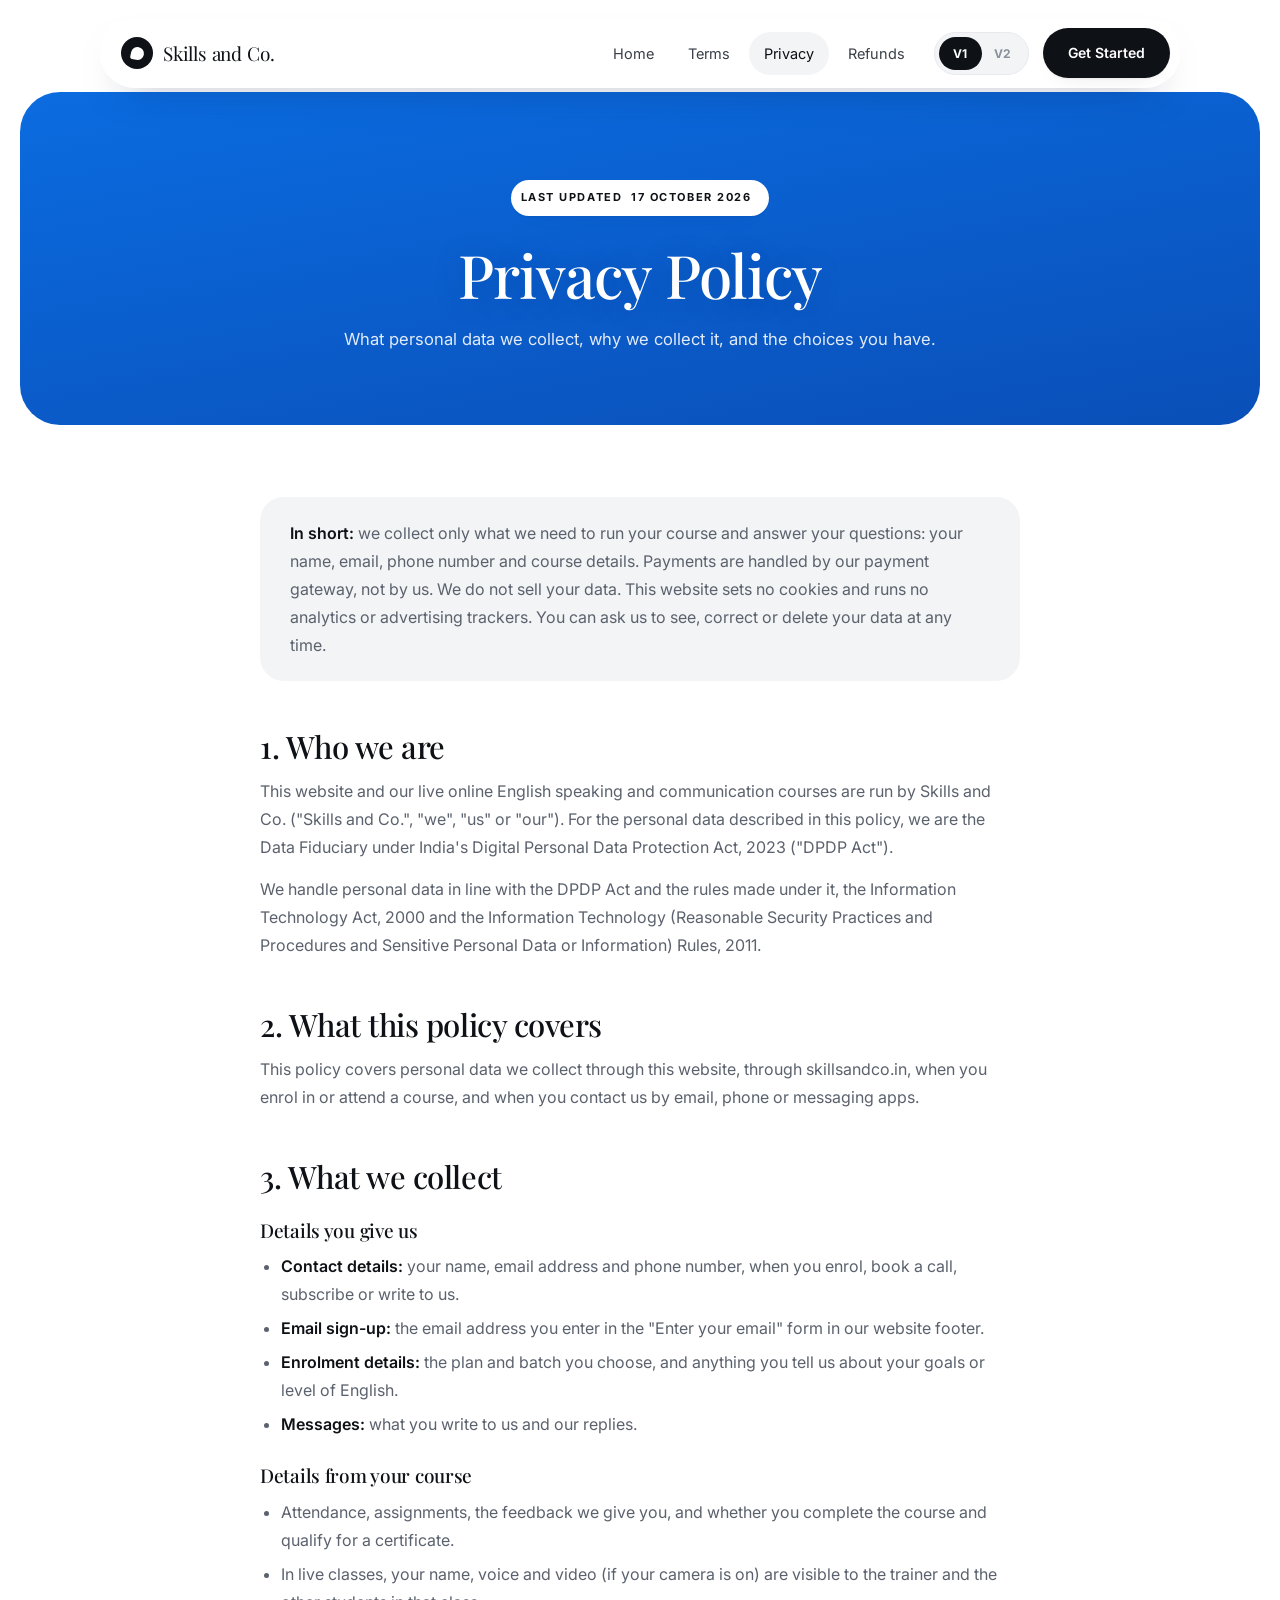
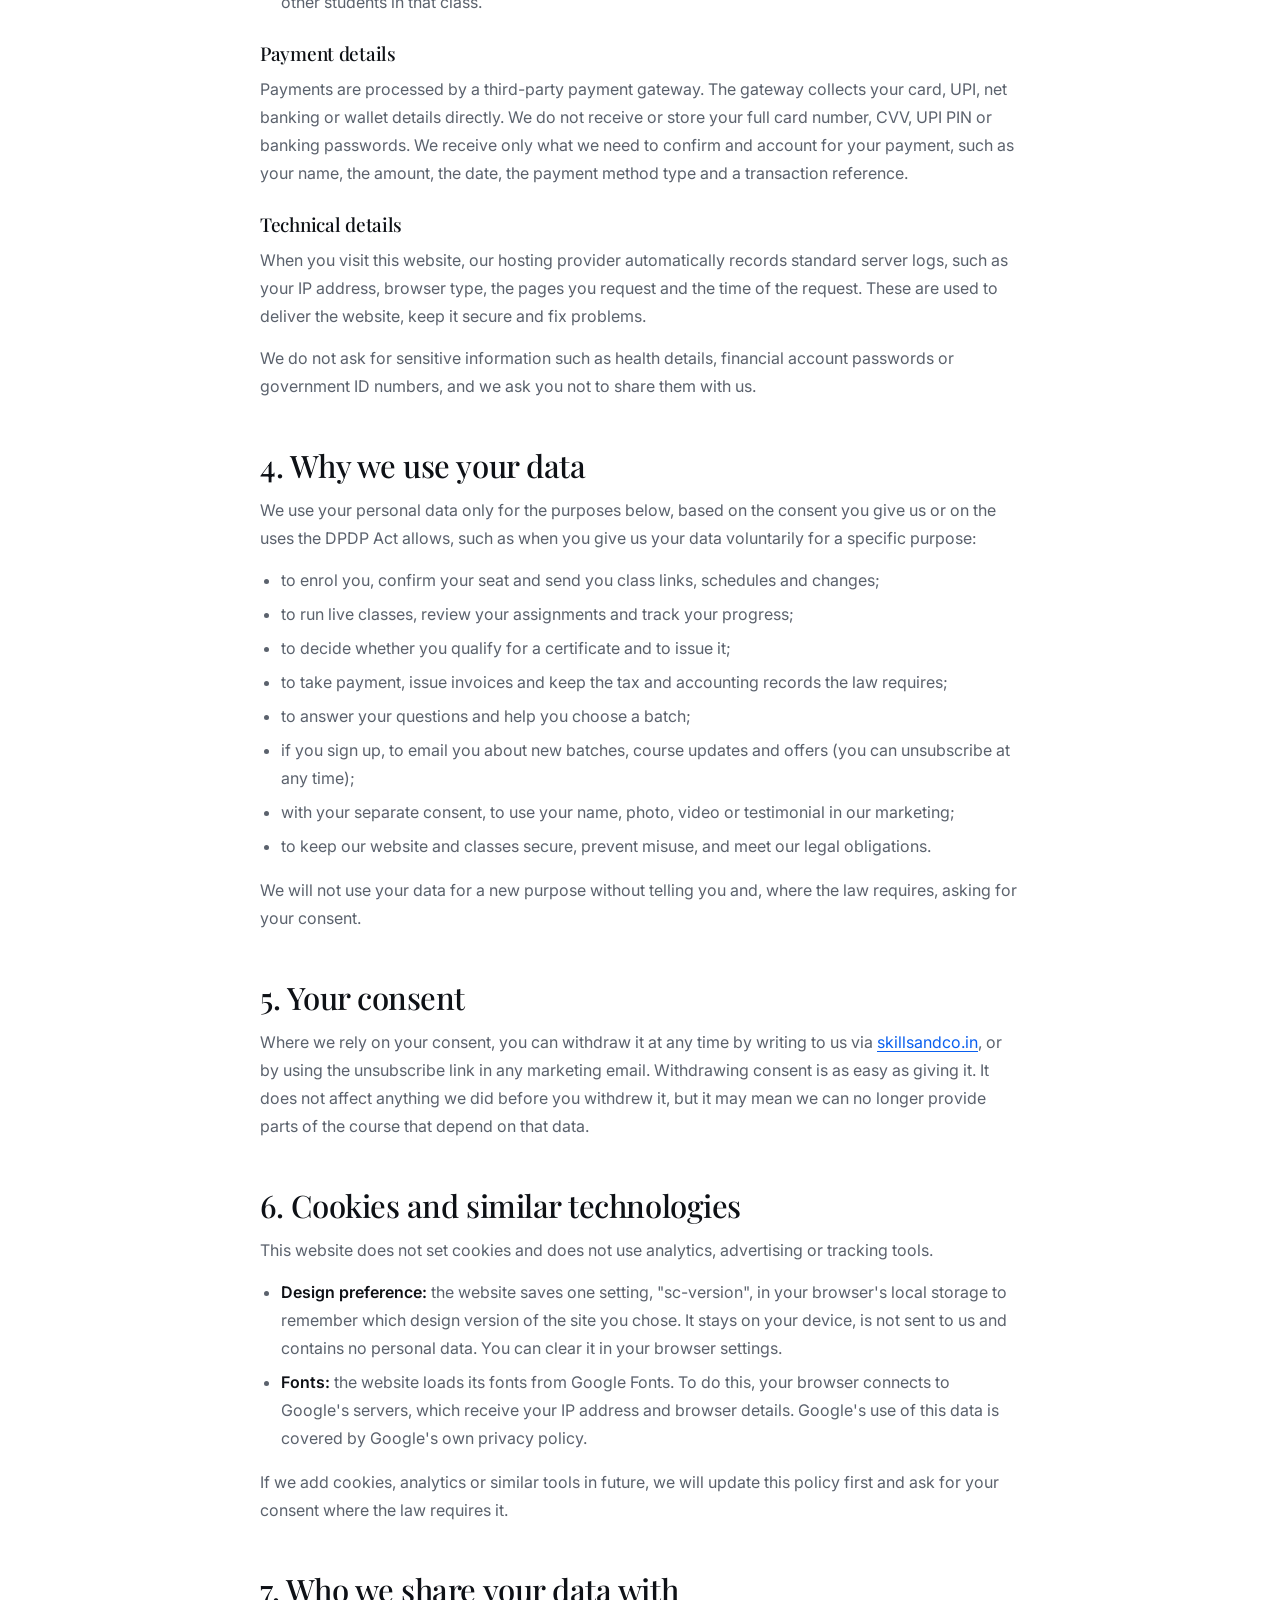
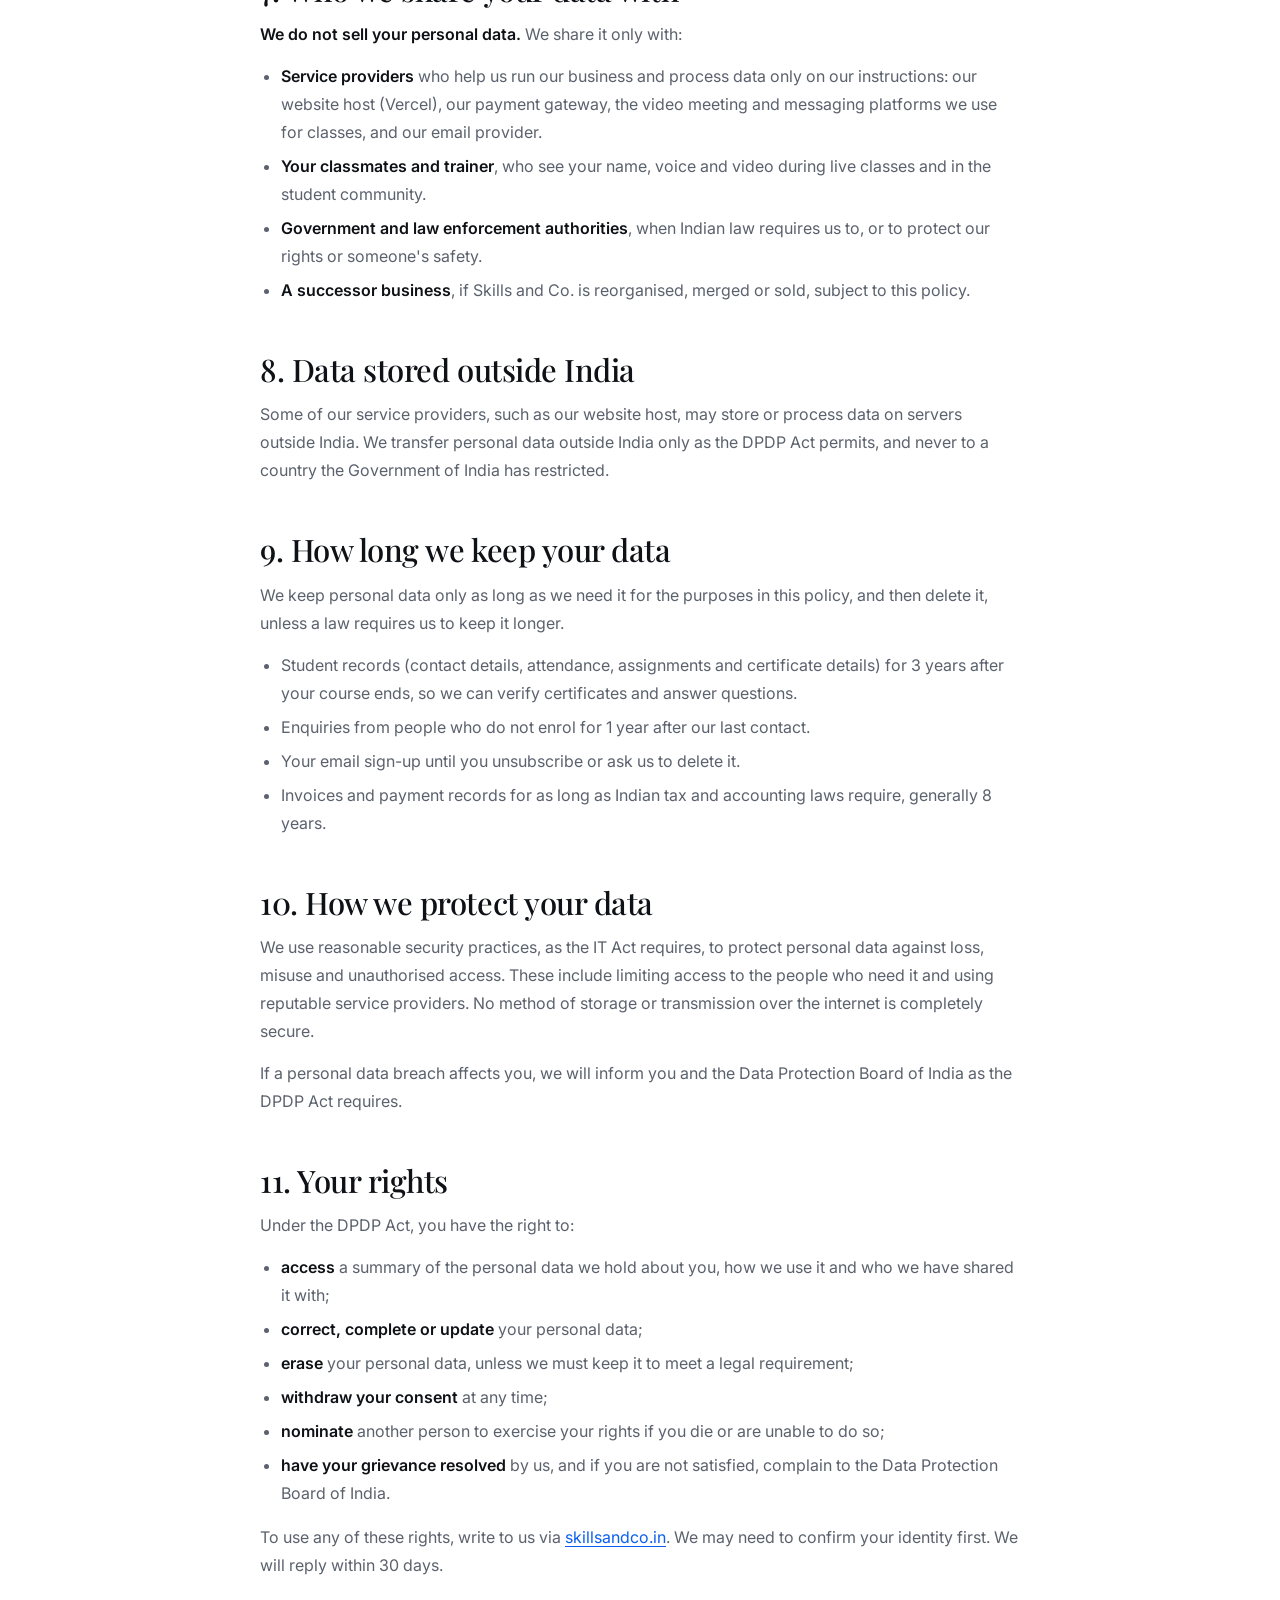
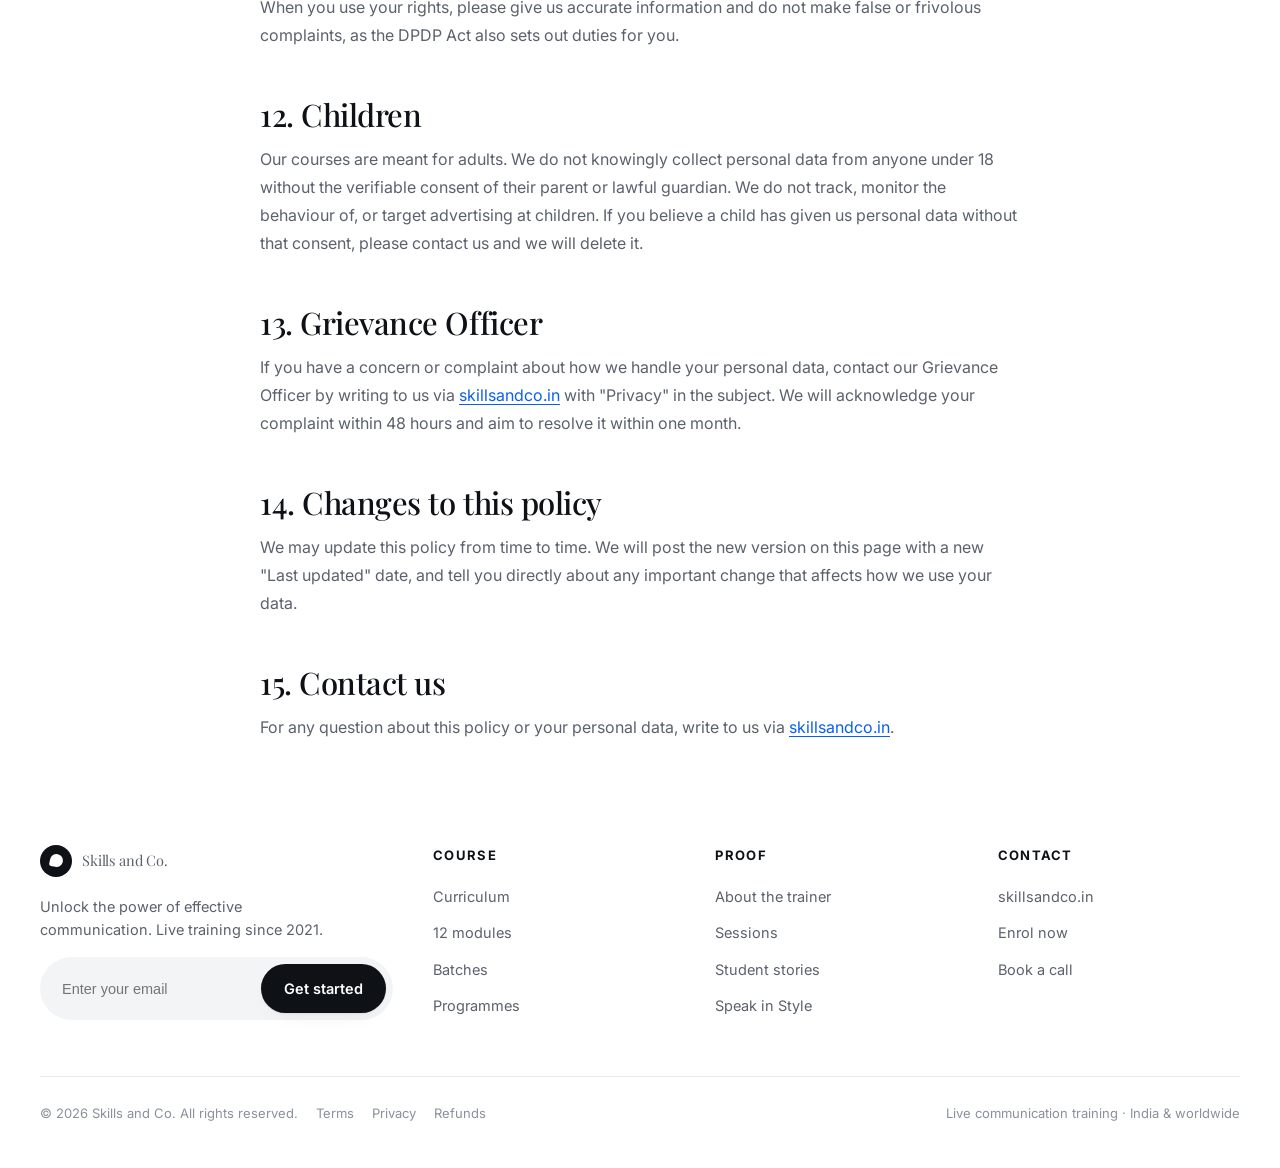
<file: privacy.html>
<!doctype html>
<html lang="en" data-version="1">
<head>
<meta charset="utf-8">
<meta name="viewport" content="width=device-width, initial-scale=1">
<title>Privacy Policy | Skills and Co.</title>
<meta name="description" content="How Skills and Co. collects, uses, shares and protects your personal data under the Digital Personal Data Protection Act 2023 and the IT Act 2000, and the rights you have.">
<link rel="preconnect" href="https://fonts.googleapis.com">
<link rel="preconnect" href="https://fonts.gstatic.com" crossorigin>
<link href="https://fonts.googleapis.com/css2?family=Playfair+Display:ital,wght@0,400;0,500;0,600;1,400;1,500&family=Inter:wght@400;500;600;700&display=swap" rel="stylesheet">
<link rel="stylesheet" href="styles.css">
<script>
/* Pick the design version before first paint: ?v=2 in the URL wins, then the last choice. */
(function (d) {
  d.className += ' js';
  var v = null;
  try { v = new URLSearchParams(location.search).get('v') || localStorage.getItem('sc-version'); } catch (e) {}
  d.setAttribute('data-version', v === '2' ? '2' : '1');
})(document.documentElement);
</script>
</head>
<body>

<!-- ============ NAV ============ -->
<header class="nav" id="nav">
  <nav class="nav__bar" aria-label="Main navigation">
    <a class="brand" href="index.html"><span class="brand__mark"><span></span></span> Skills and Co.</a>
    <div class="nav__links" id="navLinks">
      <a href="index.html">Home</a>
      <a href="terms.html">Terms</a>
      <a href="privacy.html" aria-current="page">Privacy</a>
      <a href="refund-policy.html">Refunds</a>
    </div>
    <button class="ver" id="verToggle" type="button" aria-pressed="false" aria-label="Version 2 design" title="Version 1: original sky-blue design. Click to see version 2.">
      <span>V1</span><span>V2</span>
    </button>
    <a class="btn btn--dark nav__cta" href="index.html#programmes">Get Started</a>
    <button class="nav__toggle" id="navToggle" aria-label="Toggle menu" aria-expanded="false" aria-controls="navLinks"><span></span></button>
  </nav>
</header>

<main id="top">

<section class="hero legal-hero">
  <div class="panel panel--deep">
    <div class="panel__inner">
      <span class="eyebrow">Last updated <time datetime="2026-10-17">17 October 2026</time></span>
      <h1 style="margin-top:26px">Privacy Policy</h1>
      <p class="lede">What personal data we collect, why we collect it, and the choices you have.</p>
    </div>
  </div>
</section>

<article class="legal">
  <div class="legal__summary">
    <p><strong>In short:</strong> we collect only what we need to run your course and answer your questions: your name, email, phone number and course details. Payments are handled by our payment gateway, not by us. We do not sell your data. This website sets no cookies and runs no analytics or advertising trackers. You can ask us to see, correct or delete your data at any time.</p>
  </div>

  <h2>1. Who we are</h2>
  <p>This website and our live online English speaking and communication courses are run by Skills and Co. ("Skills and Co.", "we", "us" or "our"). For the personal data described in this policy, we are the Data Fiduciary under India's Digital Personal Data Protection Act, 2023 ("DPDP Act").</p>
  <p>We handle personal data in line with the DPDP Act and the rules made under it, the Information Technology Act, 2000 and the Information Technology (Reasonable Security Practices and Procedures and Sensitive Personal Data or Information) Rules, 2011.</p>

  <h2>2. What this policy covers</h2>
  <p>This policy covers personal data we collect through this website, through skillsandco.in, when you enrol in or attend a course, and when you contact us by email, phone or messaging apps.</p>

  <h2>3. What we collect</h2>
  <h3>Details you give us</h3>
  <ul>
    <li><strong>Contact details:</strong> your name, email address and phone number, when you enrol, book a call, subscribe or write to us.</li>
    <li><strong>Email sign-up:</strong> the email address you enter in the "Enter your email" form in our website footer.</li>
    <li><strong>Enrolment details:</strong> the plan and batch you choose, and anything you tell us about your goals or level of English.</li>
    <li><strong>Messages:</strong> what you write to us and our replies.</li>
  </ul>
  <h3>Details from your course</h3>
  <ul>
    <li>Attendance, assignments, the feedback we give you, and whether you complete the course and qualify for a certificate.</li>
    <li>In live classes, your name, voice and video (if your camera is on) are visible to the trainer and the other students in that class.</li>
  </ul>
  <h3>Payment details</h3>
  <p>Payments are processed by a third-party payment gateway. The gateway collects your card, UPI, net banking or wallet details directly. We do not receive or store your full card number, CVV, UPI PIN or banking passwords. We receive only what we need to confirm and account for your payment, such as your name, the amount, the date, the payment method type and a transaction reference.</p>
  <h3>Technical details</h3>
  <p>When you visit this website, our hosting provider automatically records standard server logs, such as your IP address, browser type, the pages you request and the time of the request. These are used to deliver the website, keep it secure and fix problems.</p>
  <p>We do not ask for sensitive information such as health details, financial account passwords or government ID numbers, and we ask you not to share them with us.</p>

  <h2>4. Why we use your data</h2>
  <p>We use your personal data only for the purposes below, based on the consent you give us or on the uses the DPDP Act allows, such as when you give us your data voluntarily for a specific purpose:</p>
  <ul>
    <li>to enrol you, confirm your seat and send you class links, schedules and changes;</li>
    <li>to run live classes, review your assignments and track your progress;</li>
    <li>to decide whether you qualify for a certificate and to issue it;</li>
    <li>to take payment, issue invoices and keep the tax and accounting records the law requires;</li>
    <li>to answer your questions and help you choose a batch;</li>
    <li>if you sign up, to email you about new batches, course updates and offers (you can unsubscribe at any time);</li>
    <li>with your separate consent, to use your name, photo, video or testimonial in our marketing;</li>
    <li>to keep our website and classes secure, prevent misuse, and meet our legal obligations.</li>
  </ul>
  <p>We will not use your data for a new purpose without telling you and, where the law requires, asking for your consent.</p>

  <h2>5. Your consent</h2>
  <p>Where we rely on your consent, you can withdraw it at any time by writing to us via <a href="https://www.skillsandco.in" target="_blank" rel="noopener">skillsandco.in</a>, or by using the unsubscribe link in any marketing email. Withdrawing consent is as easy as giving it. It does not affect anything we did before you withdrew it, but it may mean we can no longer provide parts of the course that depend on that data.</p>

  <h2>6. Cookies and similar technologies</h2>
  <p>This website does not set cookies and does not use analytics, advertising or tracking tools.</p>
  <ul>
    <li><strong>Design preference:</strong> the website saves one setting, "sc-version", in your browser's local storage to remember which design version of the site you chose. It stays on your device, is not sent to us and contains no personal data. You can clear it in your browser settings.</li>
    <li><strong>Fonts:</strong> the website loads its fonts from Google Fonts. To do this, your browser connects to Google's servers, which receive your IP address and browser details. Google's use of this data is covered by Google's own privacy policy.</li>
  </ul>
  <p>If we add cookies, analytics or similar tools in future, we will update this policy first and ask for your consent where the law requires it.</p>

  <h2>7. Who we share your data with</h2>
  <p><strong>We do not sell your personal data.</strong> We share it only with:</p>
  <ul>
    <li><strong>Service providers</strong> who help us run our business and process data only on our instructions: our website host (Vercel), our payment gateway, the video meeting and messaging platforms we use for classes, and our email provider.</li>
    <li><strong>Your classmates and trainer</strong>, who see your name, voice and video during live classes and in the student community.</li>
    <li><strong>Government and law enforcement authorities</strong>, when Indian law requires us to, or to protect our rights or someone's safety.</li>
    <li><strong>A successor business</strong>, if Skills and Co. is reorganised, merged or sold, subject to this policy.</li>
  </ul>

  <h2>8. Data stored outside India</h2>
  <p>Some of our service providers, such as our website host, may store or process data on servers outside India. We transfer personal data outside India only as the DPDP Act permits, and never to a country the Government of India has restricted.</p>

  <h2>9. How long we keep your data</h2>
  <p>We keep personal data only as long as we need it for the purposes in this policy, and then delete it, unless a law requires us to keep it longer.</p>
  <ul>
    <li><span data-todo="retention: students">Student records (contact details, attendance, assignments and certificate details) for 3 years after your course ends, so we can verify certificates and answer questions.</span></li>
    <li><span data-todo="retention: enquiries">Enquiries from people who do not enrol for 1 year after our last contact.</span></li>
    <li>Your email sign-up until you unsubscribe or ask us to delete it.</li>
    <li><span data-todo="retention: invoices">Invoices and payment records for as long as Indian tax and accounting laws require, generally 8 years.</span></li>
  </ul>

  <h2>10. How we protect your data</h2>
  <p>We use reasonable security practices, as the IT Act requires, to protect personal data against loss, misuse and unauthorised access. These include limiting access to the people who need it and using reputable service providers. No method of storage or transmission over the internet is completely secure.</p>
  <p>If a personal data breach affects you, we will inform you and the Data Protection Board of India as the DPDP Act requires.</p>

  <h2>11. Your rights</h2>
  <p>Under the DPDP Act, you have the right to:</p>
  <ul>
    <li><strong>access</strong> a summary of the personal data we hold about you, how we use it and who we have shared it with;</li>
    <li><strong>correct, complete or update</strong> your personal data;</li>
    <li><strong>erase</strong> your personal data, unless we must keep it to meet a legal requirement;</li>
    <li><strong>withdraw your consent</strong> at any time;</li>
    <li><strong>nominate</strong> another person to exercise your rights if you die or are unable to do so;</li>
    <li><strong>have your grievance resolved</strong> by us, and if you are not satisfied, complain to the Data Protection Board of India.</li>
  </ul>
  <p>To use any of these rights, write to us via <a href="https://www.skillsandco.in" target="_blank" rel="noopener">skillsandco.in</a>. We may need to confirm your identity first. <span data-todo="rights response time">We will reply within 30 days.</span></p>
  <p>When you use your rights, please give us accurate information and do not make false or frivolous complaints, as the DPDP Act also sets out duties for you.</p>

  <h2>12. Children</h2>
  <p>Our courses are meant for adults. We do not knowingly collect personal data from anyone under 18 without the verifiable consent of their parent or lawful guardian. We do not track, monitor the behaviour of, or target advertising at children. If you believe a child has given us personal data without that consent, please contact us and we will delete it.</p>

  <h2>13. Grievance Officer</h2>
  <p><span data-todo="grievance officer">If you have a concern or complaint about how we handle your personal data, contact our Grievance Officer by writing to us via <a href="https://www.skillsandco.in" target="_blank" rel="noopener">skillsandco.in</a> with "Privacy" in the subject. We will acknowledge your complaint within 48 hours and aim to resolve it within one month.</span></p>

  <h2>14. Changes to this policy</h2>
  <p>We may update this policy from time to time. We will post the new version on this page with a new "Last updated" date, and tell you directly about any important change that affects how we use your data.</p>

  <h2>15. Contact us</h2>
  <p>For any question about this policy or your personal data, write to us via <a href="https://www.skillsandco.in" target="_blank" rel="noopener">skillsandco.in</a>.</p>
</article>

</main>

<!-- ============ FOOTER ============ -->
<footer class="footer">
  <div class="shell">
    <div class="footer__top">
      <div>
        <a class="brand" href="index.html" style="margin-bottom:18px"><span class="brand__mark"><span></span></span> Skills and Co.</a>
        <p style="color:var(--body);font-size:14.5px;max-width:34ch">Unlock the power of effective communication. Live training since 2021.</p>
        <form class="subscribe" onsubmit="return false">
          <label for="email" style="position:absolute;left:-9999px">Email address</label>
          <input id="email" type="email" placeholder="Enter your email" autocomplete="email">
          <button class="btn btn--dark" type="submit" style="padding:12px 22px">Get started</button>
        </form>
      </div>
      <div>
        <h5>Course</h5>
        <ul>
          <li><a href="index.html#curriculum">Curriculum</a></li>
          <li><a href="index.html#curriculum">12 modules</a></li>
          <li><a href="index.html#batches">Batches</a></li>
          <li><a href="index.html#programmes">Programmes</a></li>
        </ul>
      </div>
      <div>
        <h5>Proof</h5>
        <ul>
          <li><a href="index.html#trainer">About the trainer</a></li>
          <li><a href="index.html#results">Sessions</a></li>
          <li><a href="index.html#results">Student stories</a></li>
          <li><a href="index.html#trainer">Speak in Style</a></li>
        </ul>
      </div>
      <div>
        <h5>Contact</h5>
        <ul>
          <li><a href="https://www.skillsandco.in" target="_blank" rel="noopener">skillsandco.in</a></li>
          <li><a href="index.html#contact">Enrol now</a></li>
          <li><a href="index.html#contact">Book a call</a></li>
        </ul>
      </div>
    </div>
    <div class="footer__bar">
      <div class="footer__legal">
        <span>© <span id="year">2026</span> Skills and Co. All rights reserved.</span>
        <a href="terms.html">Terms</a>
        <a href="privacy.html">Privacy</a>
        <a href="refund-policy.html">Refunds</a>
      </div>
      <span>Live communication training · India &amp; worldwide</span>
    </div>
  </div>
</footer>

<script src="script.js"></script>
</body>
</html>
</file>
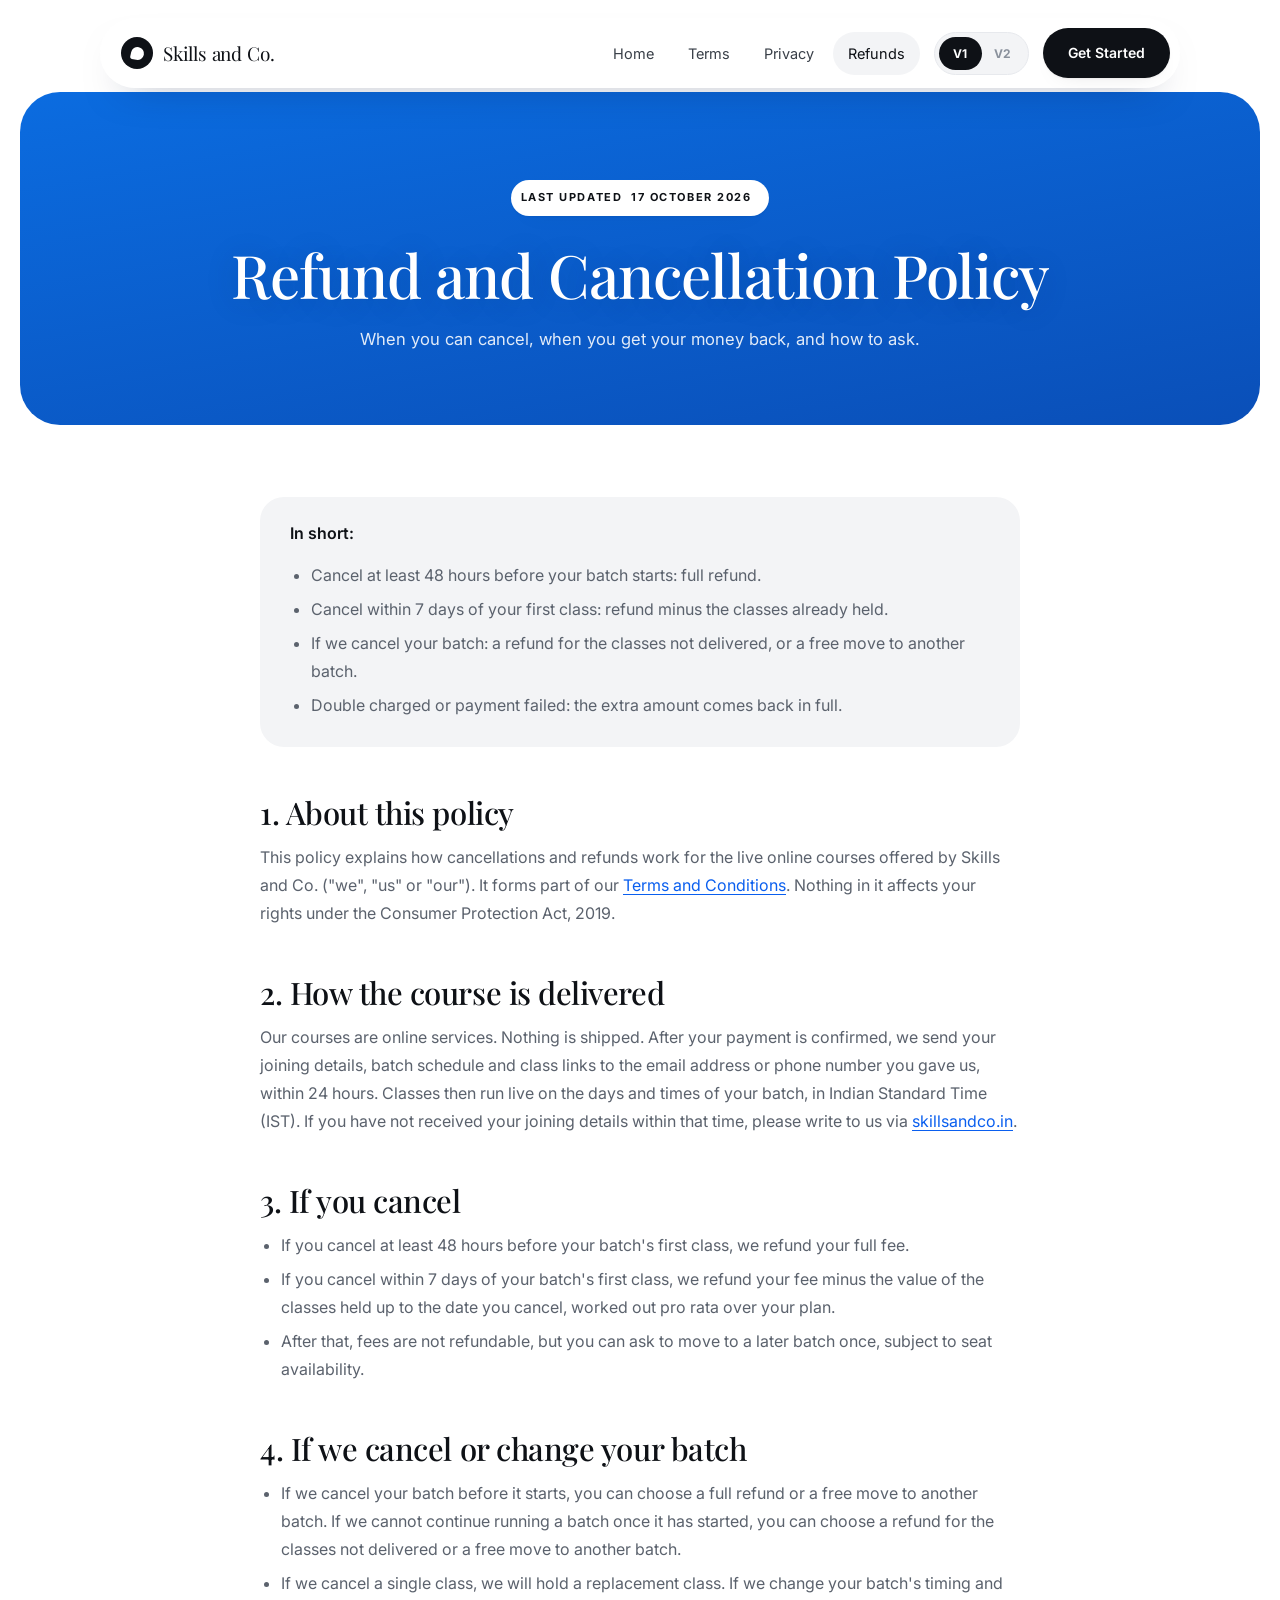
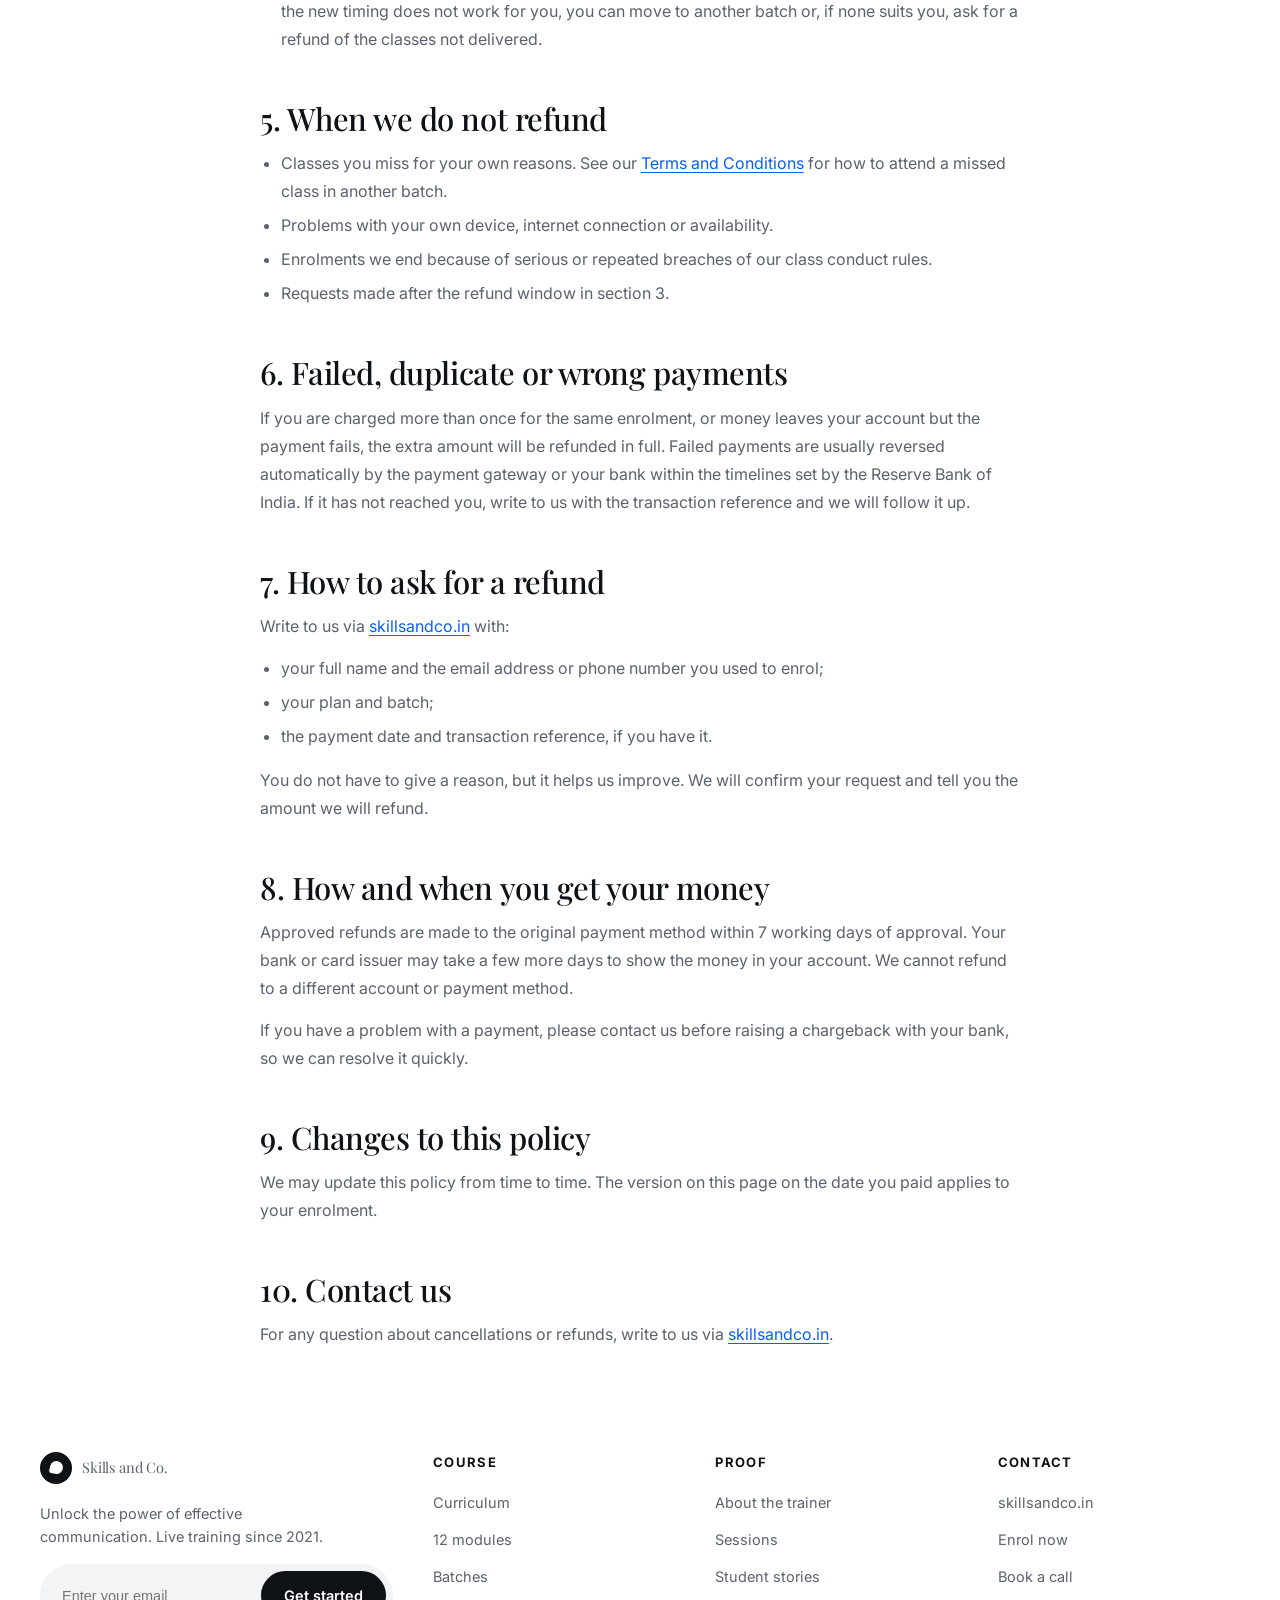
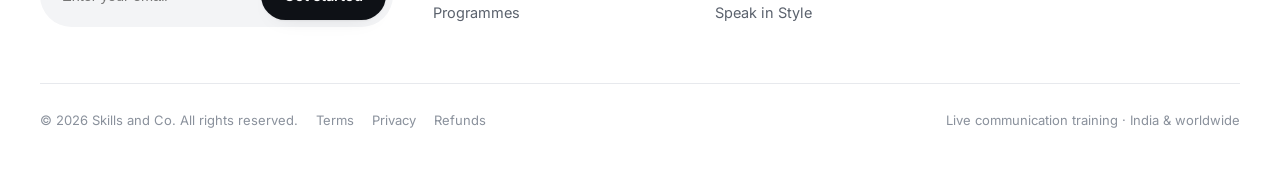
<file: refund-policy.html>
<!doctype html>
<html lang="en" data-version="1">
<head>
<meta charset="utf-8">
<meta name="viewport" content="width=device-width, initial-scale=1">
<title>Refund and Cancellation Policy | Skills and Co.</title>
<meta name="description" content="When you can cancel a Skills and Co. course, when and how you get a refund, and how failed or duplicate payments are handled.">
<link rel="preconnect" href="https://fonts.googleapis.com">
<link rel="preconnect" href="https://fonts.gstatic.com" crossorigin>
<link href="https://fonts.googleapis.com/css2?family=Playfair+Display:ital,wght@0,400;0,500;0,600;1,400;1,500&family=Inter:wght@400;500;600;700&display=swap" rel="stylesheet">
<link rel="stylesheet" href="styles.css">
<script>
/* Pick the design version before first paint: ?v=2 in the URL wins, then the last choice. */
(function (d) {
  d.className += ' js';
  var v = null;
  try { v = new URLSearchParams(location.search).get('v') || localStorage.getItem('sc-version'); } catch (e) {}
  d.setAttribute('data-version', v === '2' ? '2' : '1');
})(document.documentElement);
</script>
</head>
<body>

<!-- ============ NAV ============ -->
<header class="nav" id="nav">
  <nav class="nav__bar" aria-label="Main navigation">
    <a class="brand" href="index.html"><span class="brand__mark"><span></span></span> Skills and Co.</a>
    <div class="nav__links" id="navLinks">
      <a href="index.html">Home</a>
      <a href="terms.html">Terms</a>
      <a href="privacy.html">Privacy</a>
      <a href="refund-policy.html" aria-current="page">Refunds</a>
    </div>
    <button class="ver" id="verToggle" type="button" aria-pressed="false" aria-label="Version 2 design" title="Version 1: original sky-blue design. Click to see version 2.">
      <span>V1</span><span>V2</span>
    </button>
    <a class="btn btn--dark nav__cta" href="index.html#programmes">Get Started</a>
    <button class="nav__toggle" id="navToggle" aria-label="Toggle menu" aria-expanded="false" aria-controls="navLinks"><span></span></button>
  </nav>
</header>

<main id="top">

<section class="hero legal-hero">
  <div class="panel panel--deep">
    <div class="panel__inner">
      <span class="eyebrow">Last updated <time datetime="2026-10-17">17 October 2026</time></span>
      <h1 style="margin-top:26px">Refund and Cancellation Policy</h1>
      <p class="lede">When you can cancel, when you get your money back, and how to ask.</p>
    </div>
  </div>
</section>

<article class="legal">
  <div class="legal__summary">
    <p><strong>In short:</strong></p>
    <ul>
      <li><span data-todo="refund window (summary)">Cancel at least 48 hours before your batch starts: full refund.</span></li>
      <li><span data-todo="refund window (summary)">Cancel within 7 days of your first class: refund minus the classes already held.</span></li>
      <li><span data-todo="refund: we cancel (summary)">If we cancel your batch: a refund for the classes not delivered, or a free move to another batch.</span></li>
      <li>Double charged or payment failed: the extra amount comes back in full.</li>
    </ul>
  </div>

  <h2>1. About this policy</h2>
  <p>This policy explains how cancellations and refunds work for the live online courses offered by Skills and Co. ("we", "us" or "our"). It forms part of our <a href="terms.html">Terms and Conditions</a>. Nothing in it affects your rights under the Consumer Protection Act, 2019.</p>

  <h2>2. How the course is delivered</h2>
  <p>Our courses are online services. Nothing is shipped. <span data-todo="joining details delivery">After your payment is confirmed, we send your joining details, batch schedule and class links to the email address or phone number you gave us, within 24 hours.</span> Classes then run live on the days and times of your batch, in Indian Standard Time (IST). If you have not received your joining details within that time, please write to us via <a href="https://www.skillsandco.in" target="_blank" rel="noopener">skillsandco.in</a>.</p>

  <h2>3. If you cancel</h2>
  <ul>
    <li><span data-todo="refund: before start">If you cancel at least 48 hours before your batch's first class, we refund your full fee.</span></li>
    <li><span data-todo="refund: after start">If you cancel within 7 days of your batch's first class, we refund your fee minus the value of the classes held up to the date you cancel, worked out pro rata over your plan.</span></li>
    <li><span data-todo="refund: after window">After that, fees are not refundable, but you can ask to move to a later batch once, subject to seat availability.</span></li>
  </ul>

  <h2>4. If we cancel or change your batch</h2>
  <ul>
    <li><span data-todo="refund: we cancel">If we cancel your batch before it starts, you can choose a full refund or a free move to another batch. If we cannot continue running a batch once it has started, you can choose a refund for the classes not delivered or a free move to another batch.</span></li>
    <li>If we cancel a single class, we will hold a replacement class. If we change your batch's timing and the new timing does not work for you, you can move to another batch or, if none suits you, ask for a refund of the classes not delivered.</li>
  </ul>

  <h2>5. When we do not refund</h2>
  <ul>
    <li>Classes you miss for your own reasons. See our <a href="terms.html">Terms and Conditions</a> for how to attend a missed class in another batch.</li>
    <li>Problems with your own device, internet connection or availability.</li>
    <li><span data-todo="no refund: misconduct">Enrolments we end because of serious or repeated breaches of our class conduct rules.</span></li>
    <li>Requests made after the refund window in section 3.</li>
  </ul>

  <h2>6. Failed, duplicate or wrong payments</h2>
  <p>If you are charged more than once for the same enrolment, or money leaves your account but the payment fails, the extra amount will be refunded in full. Failed payments are usually reversed automatically by the payment gateway or your bank within the timelines set by the Reserve Bank of India. If it has not reached you, write to us with the transaction reference and we will follow it up.</p>

  <h2>7. How to ask for a refund</h2>
  <p>Write to us via <a href="https://www.skillsandco.in" target="_blank" rel="noopener">skillsandco.in</a> with:</p>
  <ul>
    <li>your full name and the email address or phone number you used to enrol;</li>
    <li>your plan and batch;</li>
    <li>the payment date and transaction reference, if you have it.</li>
  </ul>
  <p>You do not have to give a reason, but it helps us improve. We will confirm your request and tell you the amount we will refund.</p>

  <h2>8. How and when you get your money</h2>
  <p><span data-todo="refund processing time">Approved refunds are made to the original payment method within 7 working days of approval.</span> Your bank or card issuer may take a few more days to show the money in your account. We cannot refund to a different account or payment method.</p>
  <p>If you have a problem with a payment, please contact us before raising a chargeback with your bank, so we can resolve it quickly.</p>

  <h2>9. Changes to this policy</h2>
  <p>We may update this policy from time to time. The version on this page on the date you paid applies to your enrolment.</p>

  <h2>10. Contact us</h2>
  <p>For any question about cancellations or refunds, write to us via <a href="https://www.skillsandco.in" target="_blank" rel="noopener">skillsandco.in</a>.</p>
</article>

</main>

<!-- ============ FOOTER ============ -->
<footer class="footer">
  <div class="shell">
    <div class="footer__top">
      <div>
        <a class="brand" href="index.html" style="margin-bottom:18px"><span class="brand__mark"><span></span></span> Skills and Co.</a>
        <p style="color:var(--body);font-size:14.5px;max-width:34ch">Unlock the power of effective communication. Live training since 2021.</p>
        <form class="subscribe" onsubmit="return false">
          <label for="email" style="position:absolute;left:-9999px">Email address</label>
          <input id="email" type="email" placeholder="Enter your email" autocomplete="email">
          <button class="btn btn--dark" type="submit" style="padding:12px 22px">Get started</button>
        </form>
      </div>
      <div>
        <h5>Course</h5>
        <ul>
          <li><a href="index.html#curriculum">Curriculum</a></li>
          <li><a href="index.html#curriculum">12 modules</a></li>
          <li><a href="index.html#batches">Batches</a></li>
          <li><a href="index.html#programmes">Programmes</a></li>
        </ul>
      </div>
      <div>
        <h5>Proof</h5>
        <ul>
          <li><a href="index.html#trainer">About the trainer</a></li>
          <li><a href="index.html#results">Sessions</a></li>
          <li><a href="index.html#results">Student stories</a></li>
          <li><a href="index.html#trainer">Speak in Style</a></li>
        </ul>
      </div>
      <div>
        <h5>Contact</h5>
        <ul>
          <li><a href="https://www.skillsandco.in" target="_blank" rel="noopener">skillsandco.in</a></li>
          <li><a href="index.html#contact">Enrol now</a></li>
          <li><a href="index.html#contact">Book a call</a></li>
        </ul>
      </div>
    </div>
    <div class="footer__bar">
      <div class="footer__legal">
        <span>© <span id="year">2026</span> Skills and Co. All rights reserved.</span>
        <a href="terms.html">Terms</a>
        <a href="privacy.html">Privacy</a>
        <a href="refund-policy.html">Refunds</a>
      </div>
      <span>Live communication training · India &amp; worldwide</span>
    </div>
  </div>
</footer>

<script src="script.js"></script>
</body>
</html>
</file>
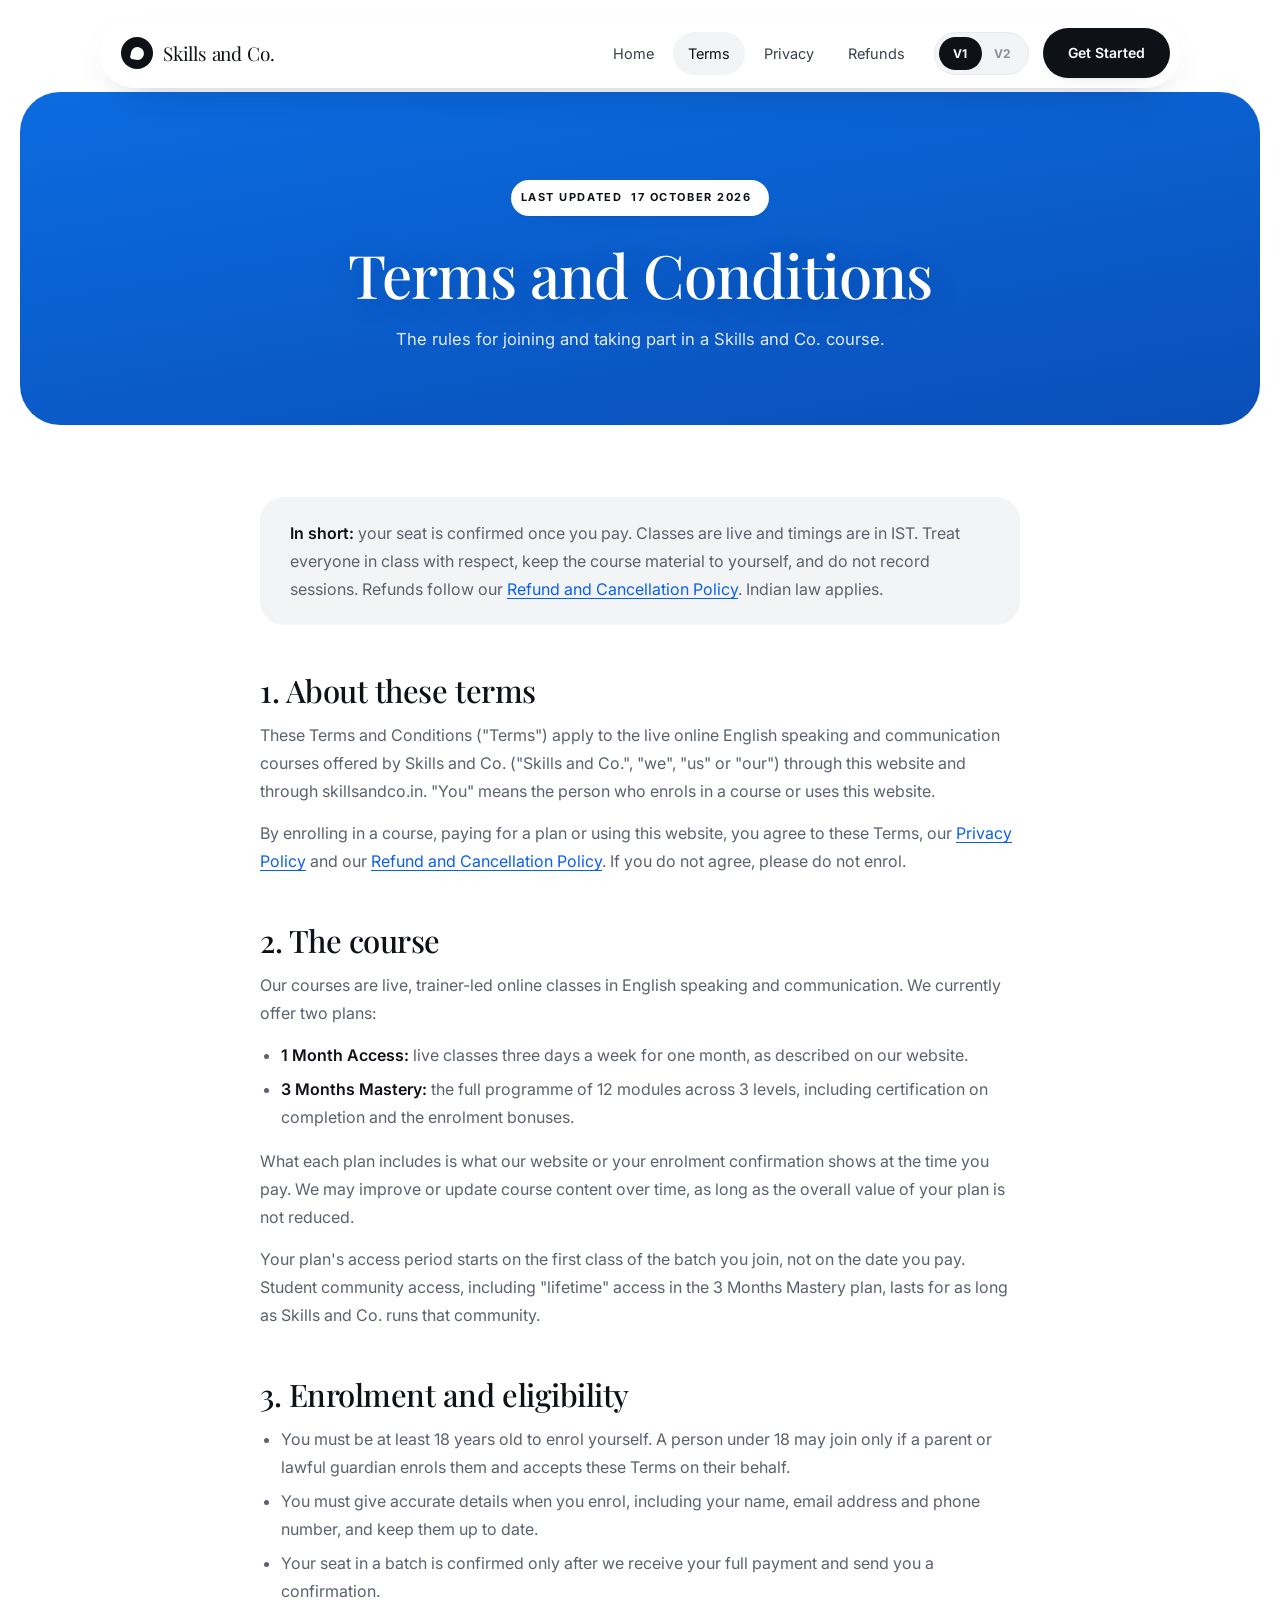
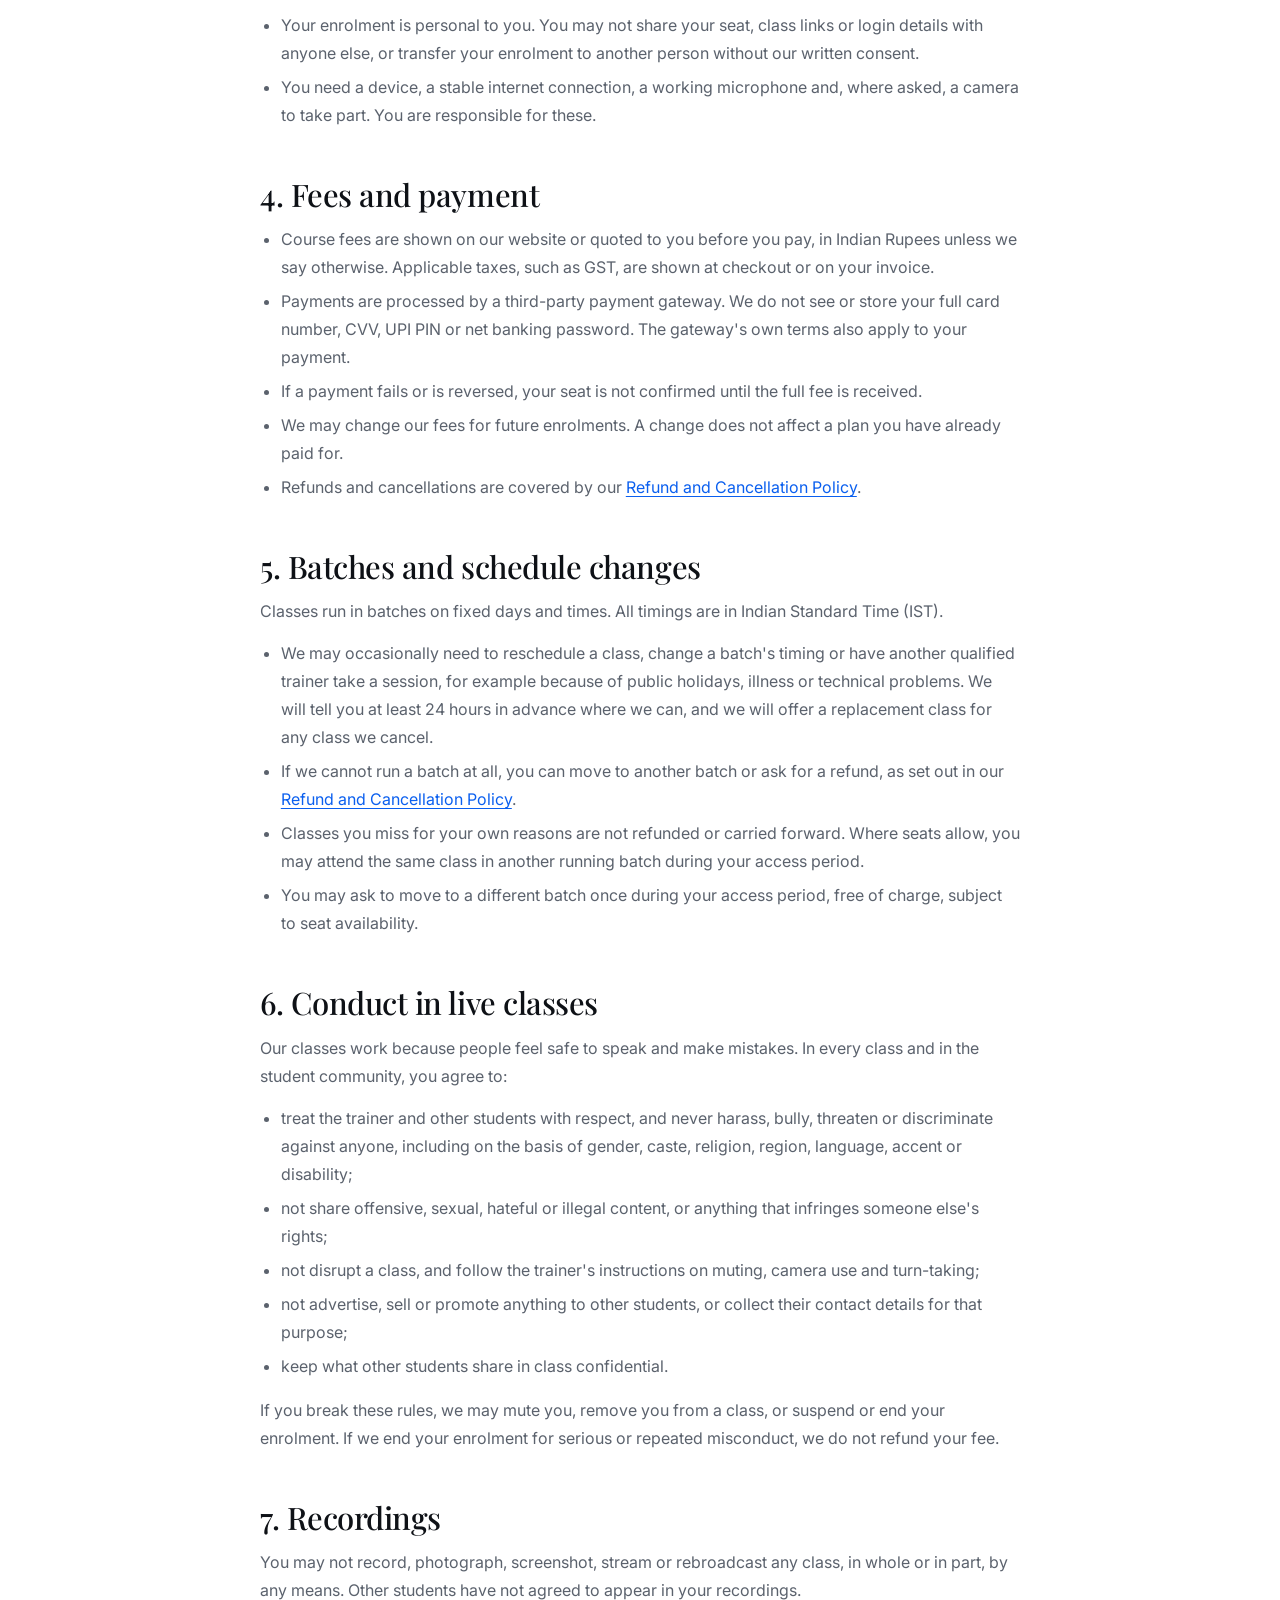
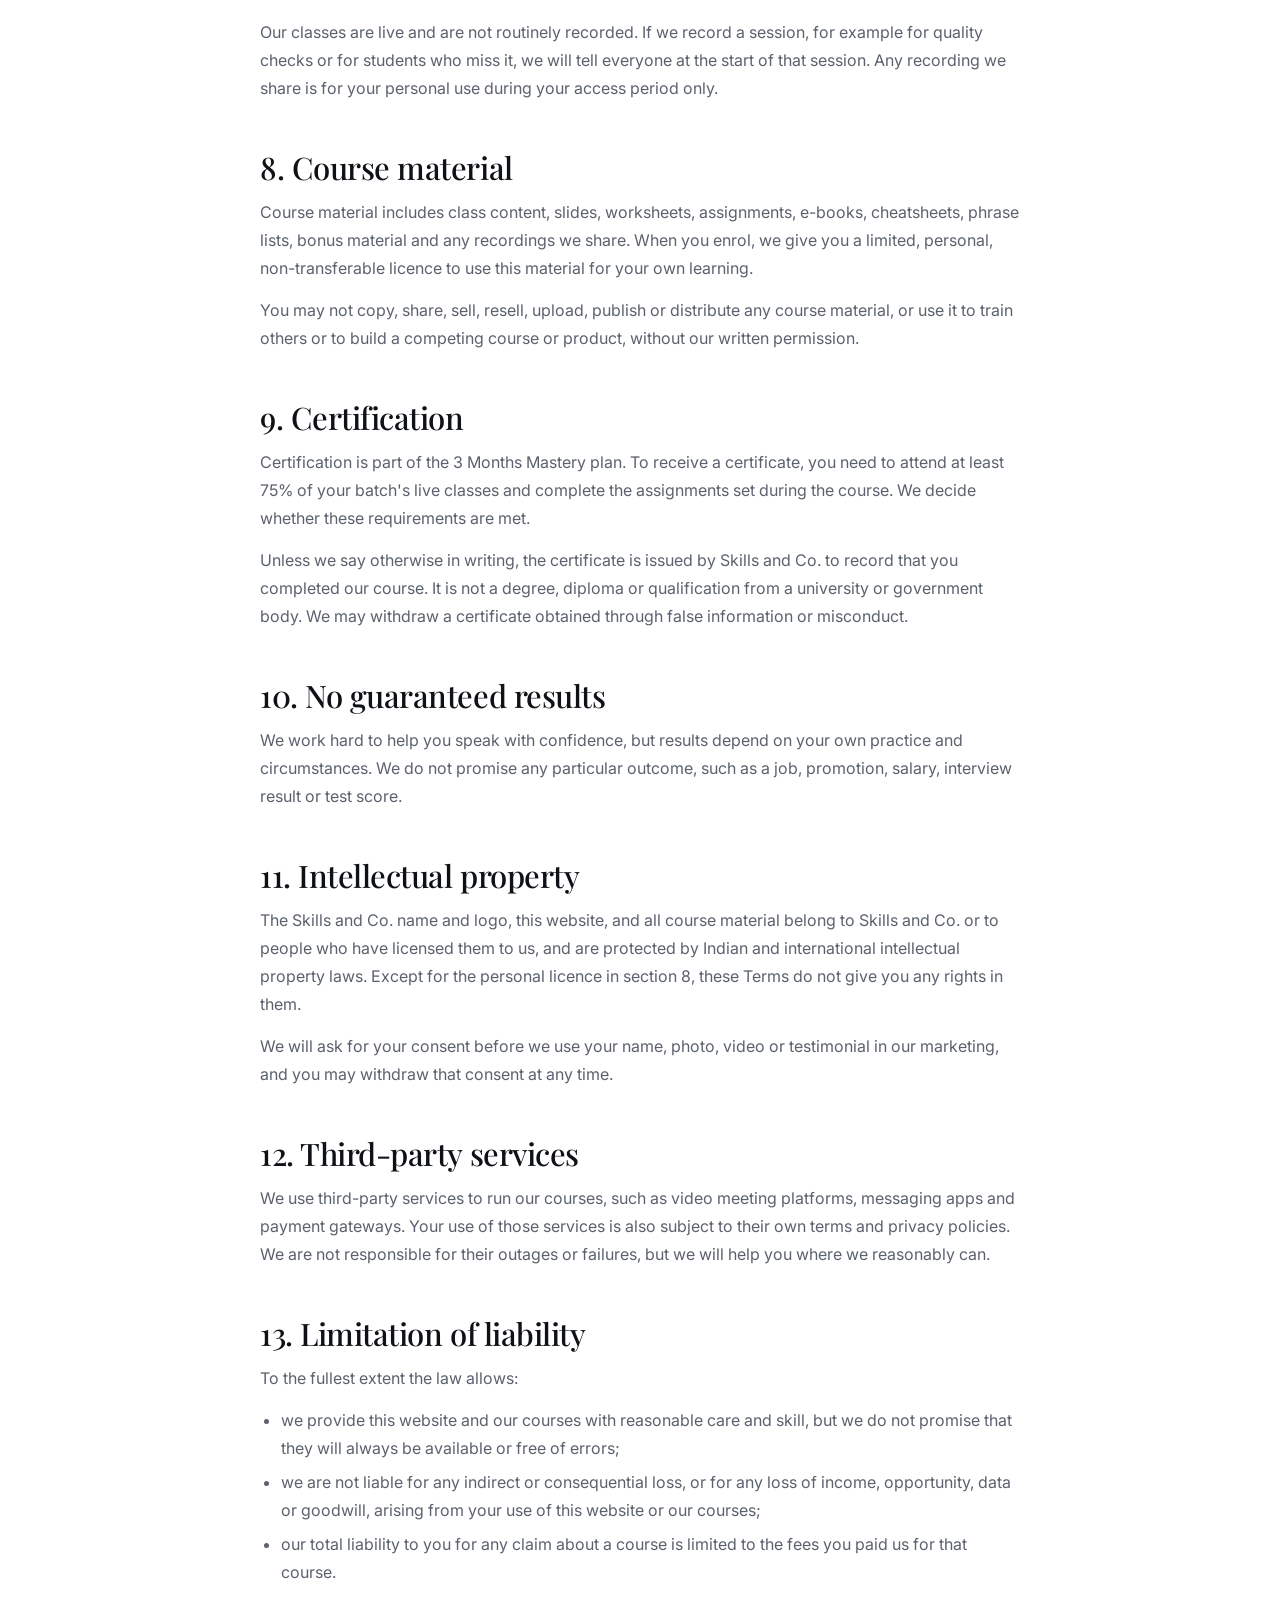
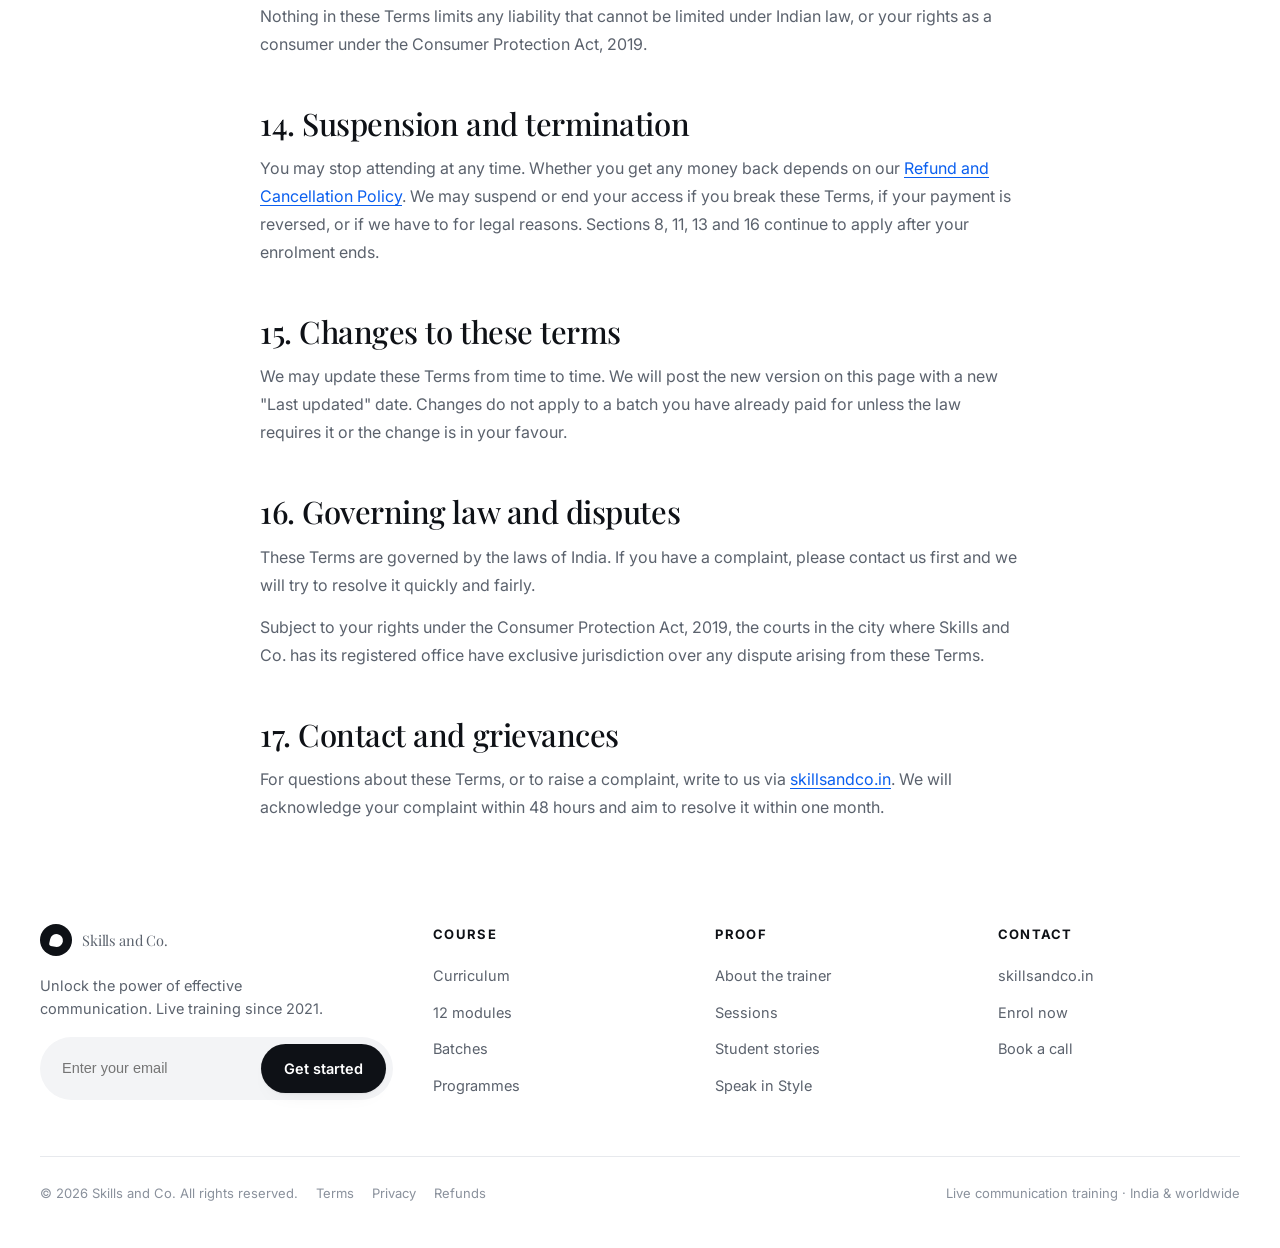
<file: terms.html>
<!doctype html>
<html lang="en" data-version="1">
<head>
<meta charset="utf-8">
<meta name="viewport" content="width=device-width, initial-scale=1">
<title>Terms and Conditions | Skills and Co.</title>
<meta name="description" content="The terms for enrolling in the Skills and Co. live English speaking and communication course: enrolment, payments, batches, class conduct, course material, certification and governing law.">
<link rel="preconnect" href="https://fonts.googleapis.com">
<link rel="preconnect" href="https://fonts.gstatic.com" crossorigin>
<link href="https://fonts.googleapis.com/css2?family=Playfair+Display:ital,wght@0,400;0,500;0,600;1,400;1,500&family=Inter:wght@400;500;600;700&display=swap" rel="stylesheet">
<link rel="stylesheet" href="styles.css">
<script>
/* Pick the design version before first paint: ?v=2 in the URL wins, then the last choice. */
(function (d) {
  d.className += ' js';
  var v = null;
  try { v = new URLSearchParams(location.search).get('v') || localStorage.getItem('sc-version'); } catch (e) {}
  d.setAttribute('data-version', v === '2' ? '2' : '1');
})(document.documentElement);
</script>
</head>
<body>

<!-- ============ NAV ============ -->
<header class="nav" id="nav">
  <nav class="nav__bar" aria-label="Main navigation">
    <a class="brand" href="index.html"><span class="brand__mark"><span></span></span> Skills and Co.</a>
    <div class="nav__links" id="navLinks">
      <a href="index.html">Home</a>
      <a href="terms.html" aria-current="page">Terms</a>
      <a href="privacy.html">Privacy</a>
      <a href="refund-policy.html">Refunds</a>
    </div>
    <button class="ver" id="verToggle" type="button" aria-pressed="false" aria-label="Version 2 design" title="Version 1: original sky-blue design. Click to see version 2.">
      <span>V1</span><span>V2</span>
    </button>
    <a class="btn btn--dark nav__cta" href="index.html#programmes">Get Started</a>
    <button class="nav__toggle" id="navToggle" aria-label="Toggle menu" aria-expanded="false" aria-controls="navLinks"><span></span></button>
  </nav>
</header>

<main id="top">

<section class="hero legal-hero">
  <div class="panel panel--deep">
    <div class="panel__inner">
      <span class="eyebrow">Last updated <time datetime="2026-10-17">17 October 2026</time></span>
      <h1 style="margin-top:26px">Terms and Conditions</h1>
      <p class="lede">The rules for joining and taking part in a Skills and Co. course.</p>
    </div>
  </div>
</section>

<article class="legal">
  <div class="legal__summary">
    <p><strong>In short:</strong> your seat is confirmed once you pay. Classes are live and timings are in IST. Treat everyone in class with respect, keep the course material to yourself, and do not record sessions. Refunds follow our <a href="refund-policy.html">Refund and Cancellation Policy</a>. Indian law applies.</p>
  </div>

  <h2>1. About these terms</h2>
  <p>These Terms and Conditions ("Terms") apply to the live online English speaking and communication courses offered by Skills and Co. ("Skills and Co.", "we", "us" or "our") through this website and through skillsandco.in. "You" means the person who enrols in a course or uses this website.</p>
  <p>By enrolling in a course, paying for a plan or using this website, you agree to these Terms, our <a href="privacy.html">Privacy Policy</a> and our <a href="refund-policy.html">Refund and Cancellation Policy</a>. If you do not agree, please do not enrol.</p>

  <h2>2. The course</h2>
  <p>Our courses are live, trainer-led online classes in English speaking and communication. We currently offer two plans:</p>
  <ul>
    <li><strong>1 Month Access:</strong> live classes three days a week for one month, as described on our website.</li>
    <li><strong>3 Months Mastery:</strong> the full programme of 12 modules across 3 levels, including certification on completion and the enrolment bonuses.</li>
  </ul>
  <p>What each plan includes is what our website or your enrolment confirmation shows at the time you pay. We may improve or update course content over time, as long as the overall value of your plan is not reduced.</p>
  <p><span data-todo="access period start">Your plan's access period starts on the first class of the batch you join, not on the date you pay.</span> <span data-todo="community access meaning">Student community access, including "lifetime" access in the 3 Months Mastery plan, lasts for as long as Skills and Co. runs that community.</span></p>

  <h2>3. Enrolment and eligibility</h2>
  <ul>
    <li>You must be at least 18 years old to enrol yourself. A person under 18 may join only if a parent or lawful guardian enrols them and accepts these Terms on their behalf.</li>
    <li>You must give accurate details when you enrol, including your name, email address and phone number, and keep them up to date.</li>
    <li>Your seat in a batch is confirmed only after we receive your full payment and send you a confirmation.</li>
    <li>Your enrolment is personal to you. You may not share your seat, class links or login details with anyone else, or transfer your enrolment to another person without our written consent.</li>
    <li>You need a device, a stable internet connection, a working microphone and, where asked, a camera to take part. You are responsible for these.</li>
  </ul>

  <h2>4. Fees and payment</h2>
  <ul>
    <li>Course fees are shown on our website or quoted to you before you pay, in Indian Rupees unless we say otherwise. Applicable taxes, such as GST, are shown at checkout or on your invoice.</li>
    <li>Payments are processed by a third-party payment gateway. We do not see or store your full card number, CVV, UPI PIN or net banking password. The gateway's own terms also apply to your payment.</li>
    <li>If a payment fails or is reversed, your seat is not confirmed until the full fee is received.</li>
    <li>We may change our fees for future enrolments. A change does not affect a plan you have already paid for.</li>
    <li>Refunds and cancellations are covered by our <a href="refund-policy.html">Refund and Cancellation Policy</a>.</li>
  </ul>

  <h2>5. Batches and schedule changes</h2>
  <p>Classes run in batches on fixed days and times. All timings are in Indian Standard Time (IST).</p>
  <ul>
    <li><span data-todo="schedule change notice">We may occasionally need to reschedule a class, change a batch's timing or have another qualified trainer take a session, for example because of public holidays, illness or technical problems. We will tell you at least 24 hours in advance where we can, and we will offer a replacement class for any class we cancel.</span></li>
    <li>If we cannot run a batch at all, you can move to another batch or ask for a refund, as set out in our <a href="refund-policy.html">Refund and Cancellation Policy</a>.</li>
    <li><span data-todo="missed classes">Classes you miss for your own reasons are not refunded or carried forward. Where seats allow, you may attend the same class in another running batch during your access period.</span></li>
    <li><span data-todo="batch transfer">You may ask to move to a different batch once during your access period, free of charge, subject to seat availability.</span></li>
  </ul>

  <h2>6. Conduct in live classes</h2>
  <p>Our classes work because people feel safe to speak and make mistakes. In every class and in the student community, you agree to:</p>
  <ul>
    <li>treat the trainer and other students with respect, and never harass, bully, threaten or discriminate against anyone, including on the basis of gender, caste, religion, region, language, accent or disability;</li>
    <li>not share offensive, sexual, hateful or illegal content, or anything that infringes someone else's rights;</li>
    <li>not disrupt a class, and follow the trainer's instructions on muting, camera use and turn-taking;</li>
    <li>not advertise, sell or promote anything to other students, or collect their contact details for that purpose;</li>
    <li>keep what other students share in class confidential.</li>
  </ul>
  <p><span data-todo="removal for misconduct">If you break these rules, we may mute you, remove you from a class, or suspend or end your enrolment. If we end your enrolment for serious or repeated misconduct, we do not refund your fee.</span></p>

  <h2>7. Recordings</h2>
  <p>You may not record, photograph, screenshot, stream or rebroadcast any class, in whole or in part, by any means. Other students have not agreed to appear in your recordings.</p>
  <p><span data-todo="recording policy">Our classes are live and are not routinely recorded. If we record a session, for example for quality checks or for students who miss it, we will tell everyone at the start of that session. Any recording we share is for your personal use during your access period only.</span></p>

  <h2>8. Course material</h2>
  <p>Course material includes class content, slides, worksheets, assignments, e-books, cheatsheets, phrase lists, bonus material and any recordings we share. When you enrol, we give you a limited, personal, non-transferable licence to use this material for your own learning.</p>
  <p>You may not copy, share, sell, resell, upload, publish or distribute any course material, or use it to train others or to build a competing course or product, without our written permission.</p>

  <h2>9. Certification</h2>
  <p><span data-todo="certification criteria">Certification is part of the 3 Months Mastery plan. To receive a certificate, you need to attend at least 75% of your batch's live classes and complete the assignments set during the course.</span> We decide whether these requirements are met.</p>
  <p>Unless we say otherwise in writing, the certificate is issued by Skills and Co. to record that you completed our course. It is not a degree, diploma or qualification from a university or government body. We may withdraw a certificate obtained through false information or misconduct.</p>

  <h2>10. No guaranteed results</h2>
  <p>We work hard to help you speak with confidence, but results depend on your own practice and circumstances. We do not promise any particular outcome, such as a job, promotion, salary, interview result or test score.</p>

  <h2>11. Intellectual property</h2>
  <p>The Skills and Co. name and logo, this website, and all course material belong to Skills and Co. or to people who have licensed them to us, and are protected by Indian and international intellectual property laws. Except for the personal licence in section 8, these Terms do not give you any rights in them.</p>
  <p>We will ask for your consent before we use your name, photo, video or testimonial in our marketing, and you may withdraw that consent at any time.</p>

  <h2>12. Third-party services</h2>
  <p>We use third-party services to run our courses, such as video meeting platforms, messaging apps and payment gateways. Your use of those services is also subject to their own terms and privacy policies. We are not responsible for their outages or failures, but we will help you where we reasonably can.</p>

  <h2>13. Limitation of liability</h2>
  <p>To the fullest extent the law allows:</p>
  <ul>
    <li>we provide this website and our courses with reasonable care and skill, but we do not promise that they will always be available or free of errors;</li>
    <li>we are not liable for any indirect or consequential loss, or for any loss of income, opportunity, data or goodwill, arising from your use of this website or our courses;</li>
    <li>our total liability to you for any claim about a course is limited to the fees you paid us for that course.</li>
  </ul>
  <p>Nothing in these Terms limits any liability that cannot be limited under Indian law, or your rights as a consumer under the Consumer Protection Act, 2019.</p>

  <h2>14. Suspension and termination</h2>
  <p>You may stop attending at any time. Whether you get any money back depends on our <a href="refund-policy.html">Refund and Cancellation Policy</a>. We may suspend or end your access if you break these Terms, if your payment is reversed, or if we have to for legal reasons. Sections 8, 11, 13 and 16 continue to apply after your enrolment ends.</p>

  <h2>15. Changes to these terms</h2>
  <p>We may update these Terms from time to time. We will post the new version on this page with a new "Last updated" date. Changes do not apply to a batch you have already paid for unless the law requires it or the change is in your favour.</p>

  <h2>16. Governing law and disputes</h2>
  <p>These Terms are governed by the laws of India. If you have a complaint, please contact us first and we will try to resolve it quickly and fairly.</p>
  <p><span data-todo="jurisdiction city">Subject to your rights under the Consumer Protection Act, 2019, the courts in the city where Skills and Co. has its registered office have exclusive jurisdiction over any dispute arising from these Terms.</span></p>

  <h2>17. Contact and grievances</h2>
  <p>For questions about these Terms, or to raise a complaint, write to us via <a href="https://www.skillsandco.in" target="_blank" rel="noopener">skillsandco.in</a>. <span data-todo="grievance timelines">We will acknowledge your complaint within 48 hours and aim to resolve it within one month.</span></p>
</article>

</main>

<!-- ============ FOOTER ============ -->
<footer class="footer">
  <div class="shell">
    <div class="footer__top">
      <div>
        <a class="brand" href="index.html" style="margin-bottom:18px"><span class="brand__mark"><span></span></span> Skills and Co.</a>
        <p style="color:var(--body);font-size:14.5px;max-width:34ch">Unlock the power of effective communication. Live training since 2021.</p>
        <form class="subscribe" onsubmit="return false">
          <label for="email" style="position:absolute;left:-9999px">Email address</label>
          <input id="email" type="email" placeholder="Enter your email" autocomplete="email">
          <button class="btn btn--dark" type="submit" style="padding:12px 22px">Get started</button>
        </form>
      </div>
      <div>
        <h5>Course</h5>
        <ul>
          <li><a href="index.html#curriculum">Curriculum</a></li>
          <li><a href="index.html#curriculum">12 modules</a></li>
          <li><a href="index.html#batches">Batches</a></li>
          <li><a href="index.html#programmes">Programmes</a></li>
        </ul>
      </div>
      <div>
        <h5>Proof</h5>
        <ul>
          <li><a href="index.html#trainer">About the trainer</a></li>
          <li><a href="index.html#results">Sessions</a></li>
          <li><a href="index.html#results">Student stories</a></li>
          <li><a href="index.html#trainer">Speak in Style</a></li>
        </ul>
      </div>
      <div>
        <h5>Contact</h5>
        <ul>
          <li><a href="https://www.skillsandco.in" target="_blank" rel="noopener">skillsandco.in</a></li>
          <li><a href="index.html#contact">Enrol now</a></li>
          <li><a href="index.html#contact">Book a call</a></li>
        </ul>
      </div>
    </div>
    <div class="footer__bar">
      <div class="footer__legal">
        <span>© <span id="year">2026</span> Skills and Co. All rights reserved.</span>
        <a href="terms.html">Terms</a>
        <a href="privacy.html">Privacy</a>
        <a href="refund-policy.html">Refunds</a>
      </div>
      <span>Live communication training · India &amp; worldwide</span>
    </div>
  </div>
</footer>

<script src="script.js"></script>
</body>
</html>
</file>
<file: styles.css>
/* ============================================================
   Skills and Co. — design system ported from the Catalis template
   Serif display + geometric sans, sky-blue panels, pill chrome.
   ============================================================ */

:root{
  /* palette */
  --ink:#0E1116;
  --ink-2:#1B1F26;
  --body:#5B626D;
  --muted:#8A919C;
  --line:#E7E9ED;
  --surface:#F3F4F6;
  --surface-2:#F8F9FA;
  --white:#fff;
  --accent:#0A5FEF;
  --accent-600:#0747C0;
  --accent-fill:var(--accent);   /* bars, dials, check marks */
  --accent-soft:#E8F0FF;          /* tinted icon backgrounds */
  --sky-1:#8FB8E8;
  --sky-2:#6FA3E0;
  --sky-deep-1:#0B6CE0;
  --sky-deep-2:#0A4FB8;

  /* geometry */
  --r-panel:40px;
  --r-card:24px;
  --r-pill:999px;
  --shell:1240px;
  --gutter:clamp(16px,4vw,40px);

  /* type */
  --serif:"Playfair Display","Iowan Old Style","Palatino Linotype",Georgia,serif;
  --sans:"Inter","Segoe UI",system-ui,-apple-system,"Helvetica Neue",Arial,sans-serif;

  --shadow-sm:0 1px 2px rgba(14,17,22,.05), 0 8px 24px -16px rgba(14,17,22,.18);
  --shadow-md:0 2px 4px rgba(14,17,22,.04), 0 24px 48px -28px rgba(14,17,22,.3);
  --shadow-lg:0 40px 80px -40px rgba(10,40,90,.45);
}

*,*::before,*::after{box-sizing:border-box}
html{scroll-behavior:smooth;-webkit-text-size-adjust:100%}
body{
  margin:0;background:var(--white);color:var(--ink);
  font-family:var(--sans);font-size:16px;line-height:1.6;
  -webkit-font-smoothing:antialiased;overflow-x:hidden;
}
img{max-width:100%;display:block}
a{color:inherit;text-decoration:none}
button{font:inherit}

/* ---------- layout ---------- */
.shell{width:min(var(--shell),100% - var(--gutter)*2);margin-inline:auto}
.section{padding:clamp(72px,9vw,128px) 0}
.panel{
  width:min(1340px,100% - var(--gutter));margin-inline:auto;
  border-radius:var(--r-panel);overflow:hidden;position:relative;
}
.panel--sky{background:linear-gradient(180deg,var(--sky-1) 0%,#A9C9EE 48%,#DCE8F6 100%)}
.panel--deep{background:linear-gradient(170deg,var(--sky-deep-1) 0%,var(--sky-deep-2) 100%)}
.panel__inner{position:relative;z-index:2;padding:clamp(56px,7vw,104px) clamp(20px,5vw,72px)}
/* "human side" panel: the quote sits near the panel's foot and the curriculum follows one section gap below */
.section--human{padding-bottom:0}
.section--human .panel__inner{padding-bottom:clamp(36px,3.5vw,52px)}

/* decorative cloud wash, replaces the template's photo backdrop */
.clouds{position:absolute;inset:0;z-index:1;pointer-events:none;opacity:.85}
.clouds::before,.clouds::after{
  content:"";position:absolute;left:-10%;right:-10%;height:62%;
  background:
    radial-gradient(60% 70% at 18% 100%, rgba(255,255,255,.95), transparent 70%),
    radial-gradient(48% 62% at 42% 100%, rgba(255,255,255,.88), transparent 72%),
    radial-gradient(56% 74% at 68% 100%, rgba(255,255,255,.92), transparent 70%),
    radial-gradient(40% 56% at 88% 100%, rgba(255,255,255,.8), transparent 74%);
}
.clouds::before{bottom:-6%}
.clouds::after{bottom:-16%;opacity:.6;filter:blur(2px)}

/* ---------- type ---------- */
.eyebrow{
  display:inline-flex;align-items:center;gap:9px;
  background:var(--white);border-radius:var(--r-pill);
  padding:9px 18px 9px 10px;box-shadow:var(--shadow-sm);
  font-size:11px;font-weight:700;letter-spacing:.14em;text-transform:uppercase;color:var(--ink);
}
.eyebrow .star{width:20px;height:20px;display:grid;place-items:center;border-radius:50%;background:var(--accent-soft);color:var(--accent);flex:none}
.eyebrow .star svg{width:11px;height:11px}

h1,h2,h3,h4{font-family:var(--serif);font-weight:500;letter-spacing:-.015em;margin:0;line-height:1.08}
h1{font-size:clamp(40px,6.6vw,78px)}
h2{font-size:clamp(32px,4.6vw,60px);line-height:1.1}
h3{font-size:clamp(20px,2.2vw,27px);line-height:1.22}
h4{font-size:19px;line-height:1.3}
em,.it{font-style:italic}
.dim{color:#A6ADB8}

.lede{color:var(--body);font-size:clamp(15px,1.3vw,17.5px);max-width:62ch;margin:18px auto 0}
.lede--left{margin-inline:0}
p{margin:0 0 14px}
.center{text-align:center}
.head{max-width:860px;margin-inline:auto;text-align:center}
.head .eyebrow{margin-bottom:26px}
.on-sky{color:#fff}
.on-sky .lede{color:rgba(255,255,255,.88)}

/* ---------- buttons ---------- */
.btn{
  display:inline-flex;align-items:center;justify-content:center;gap:9px;
  padding:15px 30px;border-radius:var(--r-pill);border:1px solid transparent;
  font-size:14.5px;font-weight:600;cursor:pointer;white-space:nowrap;
  transition:transform .22s cubic-bezier(.2,.7,.3,1), background .22s, box-shadow .22s, color .22s;
}
.btn:hover{transform:translateY(-2px)}
.btn--dark{background:var(--ink);color:#fff;box-shadow:var(--shadow-sm)}
.btn--dark:hover{background:#000}
.btn--light{background:#fff;color:var(--ink);border-color:var(--line);box-shadow:var(--shadow-sm)}
.btn--accent{background:var(--accent);color:#fff}
.btn--accent:hover{background:var(--accent-600)}
.btn--block{width:100%}
.btn-row{display:flex;gap:14px;flex-wrap:wrap;justify-content:center;margin-top:34px}
.btn-row--left{justify-content:flex-start}

/* ---------- nav ---------- */
.nav{position:fixed;top:18px;left:0;right:0;z-index:60;padding-inline:var(--gutter);pointer-events:none}
.nav__bar{
  pointer-events:auto;width:min(1080px,100%);margin-inline:auto;
  display:flex;align-items:center;gap:14px;
  background:rgba(255,255,255,.86);backdrop-filter:blur(18px);-webkit-backdrop-filter:blur(18px);
  border:1px solid rgba(255,255,255,.7);border-radius:var(--r-pill);
  padding:9px 9px 9px 20px;box-shadow:0 18px 40px -26px rgba(10,30,70,.5);
  transition:box-shadow .3s, background .3s;
}
.nav.is-stuck .nav__bar{background:rgba(255,255,255,.96);box-shadow:0 20px 44px -24px rgba(10,30,70,.42)}
.brand{display:flex;align-items:center;gap:10px;font-family:var(--serif);font-size:19px;letter-spacing:-.01em;margin-right:auto;white-space:nowrap}
.brand__mark{width:32px;height:32px;border-radius:50%;background:var(--ink);display:grid;place-items:center;flex:none}
.brand__mark span{width:13px;height:13px;border-radius:50% 50% 50% 2px;background:#fff;transform:rotate(12deg)}
.nav__links{display:flex;gap:4px;align-items:center}
.nav__links a{padding:10px 15px;border-radius:var(--r-pill);font-size:14.5px;color:#3A4049;transition:background .2s,color .2s}
.nav__links a:hover{background:#EEF1F5;color:var(--ink)}
.nav__cta{padding:13px 24px;font-size:14px}

/* design-version switch: one button, the thumb slides to the active version */
.ver{
  position:relative;display:grid;grid-template-columns:1fr 1fr;flex:none;
  padding:4px;border-radius:var(--r-pill);border:1px solid var(--line);background:var(--surface);cursor:pointer;
}
.ver::before{
  content:"";position:absolute;top:4px;bottom:4px;left:4px;width:calc(50% - 4px);
  border-radius:var(--r-pill);background:var(--ink);transition:transform .3s cubic-bezier(.2,.7,.3,1);
}
.ver[aria-pressed="true"]::before{transform:translateX(100%)}
.ver span{position:relative;padding:7px 12px;font-size:12px;font-weight:700;letter-spacing:.06em;color:var(--muted);transition:color .3s}
.ver[aria-pressed="false"] span:first-child,.ver[aria-pressed="true"] span:last-child{color:#fff}
.ver:focus-visible{outline:2px solid var(--accent);outline-offset:3px}
.nav__toggle{display:none;width:42px;height:42px;border-radius:50%;border:1px solid var(--line);background:#fff;align-items:center;justify-content:center;cursor:pointer}
.nav__toggle span{display:block;width:16px;height:1.5px;background:var(--ink);position:relative}
.nav__toggle span::before,.nav__toggle span::after{content:"";position:absolute;left:0;width:16px;height:1.5px;background:var(--ink)}
.nav__toggle span::before{top:-5px}
.nav__toggle span::after{top:5px}

/* ---------- hero ---------- */
.hero{padding-top:92px}
.hero .panel__inner{padding-top:clamp(84px,9vw,120px);padding-bottom:0;text-align:center}
.hero h1{color:#fff;text-shadow:0 2px 30px rgba(10,40,90,.22)}
.hero .lede{color:rgba(255,255,255,.94);margin-top:20px}
.hero__stage{position:relative;margin-top:clamp(40px,5vw,64px);min-height:clamp(230px,26vw,330px)}
.hero__cards{display:flex;align-items:flex-end;justify-content:center;gap:0}
.mock{
  background:rgba(255,255,255,.96);border-radius:20px;padding:20px 22px;
  box-shadow:var(--shadow-lg);width:clamp(190px,21vw,260px);text-align:left;flex:none;
}
.mock__top{display:flex;justify-content:space-between;align-items:center;gap:10px;margin-bottom:12px}
.mock__label{font-size:14px;font-weight:600;color:var(--ink-2)}
.mock__tag{font-size:10.5px;color:var(--muted);background:#F1F3F6;border-radius:var(--r-pill);padding:5px 10px;white-space:nowrap}
.mock__num{font-size:clamp(30px,3.4vw,42px);font-weight:700;letter-spacing:-.03em;color:var(--accent);line-height:1}
.mock__num small{font-size:16px;font-weight:600;color:var(--ink-2)}
.mock__sub{font-size:12px;color:var(--muted);margin-top:8px}
.mock--a{transform:rotate(-7deg) translate(16px,26px)}
.mock--b{transform:translateY(-10px);z-index:3;width:clamp(210px,23vw,290px)}
.mock--c{transform:rotate(7deg) translate(-16px,26px)}
.bars{display:flex;align-items:flex-end;gap:7px;height:52px;margin-top:14px}
.bars i{flex:1;border-radius:5px;background:linear-gradient(180deg,#9EC2FB,#D9E6FD)}
.bars i:nth-child(3),.bars i:nth-child(5){background:linear-gradient(180deg,var(--accent-fill),#5B9BFF)}
.dial{display:flex;gap:4px;align-items:flex-end;justify-content:center;height:46px;margin-top:12px}
.dial i{width:7px;border-radius:4px;background:#CFE0FB}
.dial i.on{background:var(--accent-fill)}

/* ---------- stat strip ---------- */
.stats{display:grid;grid-template-columns:repeat(4,1fr);gap:28px;align-items:start}
.stat__n{font-family:var(--serif);font-size:clamp(40px,5vw,62px);line-height:1;letter-spacing:-.02em}
.stat__l{color:var(--body);font-size:14px;margin-top:10px;max-width:20ch}

/* ---------- marquee ---------- */
.marquee{min-width:0;overflow:hidden;-webkit-mask-image:linear-gradient(90deg,transparent,#000 9%,#000 91%,transparent);mask-image:linear-gradient(90deg,transparent,#000 9%,#000 91%,transparent)}
.marquee__track{display:flex;gap:18px;width:max-content;animation:slide 52s linear infinite}
.marquee:hover .marquee__track{animation-play-state:paused}
.marquee--rev .marquee__track{animation-direction:reverse;animation-duration:66s}
@keyframes slide{to{transform:translateX(-50%)}}
.logo-chip{
  background:var(--surface-2);border:1px solid var(--line);border-radius:18px;
  height:92px;width:188px;display:grid;place-items:center;padding:18px 22px;flex:none;
}
.logo-chip img{max-height:42px;width:auto;object-fit:contain;transition:transform .3s}
.logo-chip:hover img{transform:scale(1.05)}

/* ---------- generic cards ---------- */
.grid{display:grid;gap:22px}
.grid>*{min-width:0}
.g-2{grid-template-columns:repeat(2,1fr)}
.g-3{grid-template-columns:repeat(3,1fr)}
.g-4{grid-template-columns:repeat(4,1fr)}
.card{background:var(--surface);border-radius:var(--r-card);padding:30px;height:100%;transition:transform .3s cubic-bezier(.2,.7,.3,1),box-shadow .3s}
.card:hover{transform:translateY(-4px);box-shadow:var(--shadow-md)}
.card--white{background:#fff;border:1px solid var(--line)}
.card__icon{width:48px;height:48px;border-radius:14px;background:var(--accent-soft);color:var(--accent);display:grid;place-items:center;margin-bottom:22px}
.card__icon svg{width:21px;height:21px}
.card h3,.card h4{margin-bottom:10px}
.card p{color:var(--body);font-size:14.5px;margin:0}
.tag{display:inline-block;background:#fff;color:var(--accent);border-radius:var(--r-pill);padding:6px 13px;font-size:10.5px;font-weight:700;letter-spacing:.12em;text-transform:uppercase;margin-bottom:16px}

/* scenario cards on sky */
.scene{background:rgba(255,255,255,.94);border-radius:var(--r-card);padding:26px}
.scene__k{font-size:10.5px;font-weight:700;letter-spacing:.14em;text-transform:uppercase;color:var(--accent);margin-bottom:12px}
.scene p{margin:0;color:var(--ink-2);font-size:15px}
.rule{margin-top:36px;text-align:center;color:#fff;font-family:var(--serif);font-size:clamp(18px,2vw,25px);font-style:italic;opacity:.96}

/* ---------- about / split ---------- */
.split{display:grid;grid-template-columns:.95fr 1.05fr;gap:clamp(32px,5vw,72px);align-items:center}
.split>*{min-width:0}
.portrait{border-radius:var(--r-card);overflow:hidden;background:linear-gradient(170deg,#DFEAF8,#F3F6FA);position:relative}
.portrait img{width:100%;height:100%;object-fit:cover;object-position:top center}
.facts{list-style:none;padding:0;margin:26px 0 0;display:grid;gap:14px}
.facts li{display:flex;gap:13px;color:var(--body);font-size:15px;line-height:1.55}
.facts svg{flex:none;width:20px;height:20px;margin-top:2px;color:var(--accent-fill)}
.facts b{color:var(--ink);font-weight:600}
.credrow{display:flex;gap:30px;flex-wrap:wrap;margin-top:34px;padding-top:28px;border-top:1px solid var(--line)}
.credrow div{min-width:116px}
.credrow .stat__n{font-size:clamp(30px,3.2vw,40px)}
.credrow .stat__l{font-size:13px}

/* press row — only four marks, so a static row beats a marquee here */
.press-label{margin:36px 0 14px;font-size:11px;font-weight:700;letter-spacing:.14em;text-transform:uppercase;color:var(--muted)}
.press{display:grid;grid-template-columns:repeat(4,1fr);gap:12px}
.press .logo-chip{width:auto;padding:18px 16px}
/* trimmed files: the height cap sizes compact marks, the width cap sizes wordmarks */
.press .logo-chip img{max-height:40px;max-width:min(100%,120px)}

/* paired screenshots share one frame size so the row stays even */
.shot{margin:0;border-radius:var(--r-card);overflow:hidden;background:var(--surface);aspect-ratio:4/3}
.shot img{width:100%;height:100%;object-fit:cover;object-position:top center}
/* a dense screenshot is unreadable once cropped — letterbox it instead */
.shot--fit{background:#fff;border:1px solid var(--line)}
.shot--fit img{object-fit:contain;object-position:center;padding:10px}

/* ---------- chips ---------- */
.chips{display:flex;flex-wrap:wrap;gap:12px;justify-content:center;margin-top:36px}
.chip{background:rgba(255,255,255,.95);border-radius:var(--r-pill);padding:13px 24px;font-size:14.5px;color:var(--ink-2);box-shadow:var(--shadow-sm)}
.chip--line{background:#fff;border:1px solid var(--line);box-shadow:none}

/* ---------- curriculum ---------- */
.level{background:var(--surface);border-radius:var(--r-card);padding:34px;position:relative;overflow:hidden}
.level__n{font-family:var(--serif);font-size:72px;line-height:.8;color:#D7DFEA;position:absolute;right:24px;top:18px;z-index:0}
.level__k,.level h3,.level p{position:relative;z-index:1}
.level h3{padding-right:58px}
.level__k{font-size:10.5px;font-weight:700;letter-spacing:.14em;text-transform:uppercase;color:var(--accent);margin-bottom:14px}
.level p{color:var(--body);font-size:14.5px;margin:10px 0 0}
.modules{display:grid;grid-template-columns:repeat(3,1fr);gap:18px;margin-top:30px}
.mod{display:flex;gap:16px;background:#fff;border:1px solid var(--line);border-radius:18px;padding:22px}
.mod__n{font-family:var(--serif);font-size:24px;color:var(--accent);line-height:1;flex:none;width:34px}
.mod h4{font-size:16px;margin-bottom:6px}
.mod p{font-size:13.5px;color:var(--body);margin:0}

/* ---------- gallery ---------- */
.gallery{display:grid;grid-template-columns:repeat(6,1fr);gap:16px}
/* row 1: two wide · row 2: three thirds · row 3: one full-bleed */
.gallery figure{margin:0;border-radius:18px;overflow:hidden;background:var(--surface);grid-column:span 2;aspect-ratio:4/3}
.gallery figure:nth-child(1),.gallery figure:nth-child(2){grid-column:span 3;aspect-ratio:16/9}
.gallery figure:nth-child(6){grid-column:span 6;aspect-ratio:24/7}
.gallery img{width:100%;height:100%;object-fit:cover;transition:transform .6s cubic-bezier(.2,.7,.3,1)}
.gallery figure:hover img{transform:scale(1.04)}

/* ---------- testimonials ---------- */
.quote{background:var(--surface);border-radius:var(--r-card);padding:30px;width:390px;flex:none;display:flex;flex-direction:column;gap:18px}
.quote__mark{font-family:var(--serif);font-size:46px;line-height:.6;color:var(--ink);height:26px}
.quote p{font-size:15px;color:var(--ink-2);margin:0;flex:1}
.quote__who{display:flex;align-items:center;gap:13px;padding-top:16px;border-top:1px solid #E3E5E9}
.quote__who img{width:46px;height:46px;border-radius:50%;object-fit:cover;object-position:top center;flex:none}
.quote__name{font-family:var(--serif);font-size:18px}
.quote__role{font-size:12.5px;color:var(--muted)}

/* ---------- steps ---------- */
.steps{display:grid;grid-template-columns:repeat(3,1fr);gap:18px;margin-top:34px}
.step{background:#fff;border:1px solid var(--line);border-radius:18px;padding:24px;display:flex;gap:14px;align-items:flex-start;font-size:14.5px}
.step b{width:28px;height:28px;border-radius:50%;background:var(--ink);color:#fff;display:grid;place-items:center;font-size:13px;flex:none}

/* ---------- batches ---------- */
.batch{background:#fff;border:1px solid var(--line);border-radius:var(--r-card);padding:30px}
.batch__days{font-size:11px;font-weight:700;letter-spacing:.16em;text-transform:uppercase;color:var(--accent);margin-bottom:20px}
.slot{display:flex;justify-content:space-between;align-items:baseline;gap:16px;padding:15px 0;border-top:1px solid var(--line)}
.slot:first-of-type{border-top:0}
.slot span{color:var(--body);font-size:14px}
.slot b{font-family:var(--serif);font-size:19px;font-weight:500}

/* ---------- bonuses ---------- */
.bonus{background:var(--surface);border-radius:var(--r-card);padding:30px;display:flex;flex-direction:column;height:100%}
.bonus__k{font-size:10.5px;font-weight:700;letter-spacing:.14em;text-transform:uppercase;color:var(--accent);margin-bottom:14px}
.bonus__body{flex:1}
.bonus__body p{font-size:14px;color:var(--body)}
.bonus__body b{display:block;color:var(--ink);font-size:14.5px;margin-top:16px;margin-bottom:4px;font-weight:600}
.bonus__worth{display:flex;align-items:center;justify-content:space-between;gap:12px;margin-top:22px;padding-top:20px;border-top:1px solid #E3E5E9}
.bonus__worth>span:first-child{color:var(--body);font-size:13.5px}
.bonus__free{background:var(--ink);color:#fff;border-radius:var(--r-pill);padding:8px 16px;font-size:11px;font-weight:700;letter-spacing:.1em}
/* product mockup: a square frame keeps the three headings level */
.bonus__img{display:block;width:100%;height:auto;aspect-ratio:1;object-fit:cover;border-radius:calc(var(--r-card) - 8px);margin-bottom:24px;background:#fff}
/* stacked but still wide: mockup beside the copy instead of a full-width square */
@media (min-width:621px) and (max-width:900px){
  .bonus{display:grid;grid-template-columns:minmax(0,38%) 1fr;grid-template-rows:auto auto 1fr auto;column-gap:28px}
  .bonus__img{grid-column:1;grid-row:1 / -1;margin-bottom:0}
  .bonus>:not(.bonus__img){grid-column:2}
}
.note{text-align:center;color:var(--body);font-size:13.5px;margin-top:26px}

/* ---------- programmes (no prices — the client asked for none on the site) ---------- */
.plans{display:grid;grid-template-columns:repeat(2,minmax(0,1fr));gap:22px;max-width:860px;margin:48px auto 0}
.plan{background:#fff;border-radius:var(--r-card);padding:34px;position:relative;display:flex;flex-direction:column;box-shadow:var(--shadow-md)}
.plan--hot{outline:3px solid #fff;outline-offset:6px}
.plan__badge{position:absolute;top:-14px;left:50%;transform:translateX(-50%);background:var(--ink);color:#fff;border-radius:var(--r-pill);padding:7px 18px;font-size:10.5px;font-weight:700;letter-spacing:.12em;text-transform:uppercase;white-space:nowrap}
.plan__name{display:flex;align-items:center;gap:11px;font-family:var(--sans);font-size:21px;font-weight:600;letter-spacing:-.015em;line-height:1.2;margin-bottom:22px}
.plan__name .star{width:28px;height:28px;border-radius:50%;background:var(--accent-soft);color:var(--accent);display:grid;place-items:center;flex:none}
.plan__name .star svg{width:12px;height:12px}
.plan__meta{color:var(--body);font-size:14px;margin-top:0;min-height:42px}
.plan__meta em{color:var(--accent);font-style:normal;font-weight:600}
.feats{list-style:none;padding:22px 0 26px;margin:22px 0 0;border-top:1px solid var(--line);display:grid;gap:13px;flex:1}
.feats li{display:flex;gap:12px;font-size:14.5px;color:var(--ink-2)}
.feats svg{flex:none;width:19px;height:19px;color:var(--ink);margin-top:2px}

/* ---------- CTA + footer ---------- */
.cta-final{text-align:center}
.cta-final h2{color:#fff}

.footer{padding:clamp(64px,7vw,96px) 0 44px}
.footer__top{display:grid;grid-template-columns:1.4fr 1fr 1fr 1fr;gap:40px}
.footer h5{font-size:13px;font-weight:700;letter-spacing:.1em;text-transform:uppercase;color:var(--ink);margin:0 0 18px}
.footer ul{list-style:none;margin:0;padding:0;display:grid;gap:11px}
.footer a{color:var(--body);font-size:14.5px}
.footer a:hover{color:var(--accent)}
.subscribe{display:flex;align-items:center;gap:8px;background:var(--surface);border-radius:var(--r-pill);padding:7px 7px 7px 20px;max-width:380px;margin-top:16px}
.subscribe input{flex:1;border:0;background:transparent;outline:none;font-size:14.5px;color:var(--ink);min-width:0}
.footer__bar{display:flex;justify-content:space-between;align-items:center;gap:20px;flex-wrap:wrap;margin-top:56px;padding-top:26px;border-top:1px solid var(--line);color:var(--muted);font-size:13px}

/* ---------- scroll reveal (the template's bug, done right) ---------- */
.js .rv{opacity:0;transform:translateY(22px);transition:opacity .7s cubic-bezier(.2,.7,.3,1),transform .7s cubic-bezier(.2,.7,.3,1)}
.js .rv.in{opacity:1;transform:none}
@media (prefers-reduced-motion:reduce){
  .js .rv{opacity:1;transform:none;transition:none}
  .marquee__track{animation:none}
  html{scroll-behavior:auto}
}

/* ---------- responsive ---------- */
@media (max-width:1080px){
  .g-4{grid-template-columns:repeat(2,1fr)}
  .modules{grid-template-columns:repeat(2,1fr)}
  .footer__top{grid-template-columns:1fr 1fr}
}
@media (max-width:900px){
  .nav__links{display:none}
  .nav__toggle{display:flex}
  .nav__bar{padding-left:14px;gap:10px}
  .brand{font-size:17px}
  .nav__cta{padding:12px 18px;font-size:13.5px}
  .nav.is-open .nav__bar{border-radius:26px;flex-wrap:wrap;padding-bottom:16px}
  .nav.is-open .nav__links{display:flex;flex-direction:column;align-items:stretch;width:100%;order:9;gap:2px;margin-top:8px}
  .nav.is-open .nav__links a{padding:13px 16px}
  .split{grid-template-columns:1fr}
  .stats{grid-template-columns:repeat(2,1fr);gap:32px 24px}
  .g-3,.g-2{grid-template-columns:1fr}
  .steps{grid-template-columns:1fr}
  .gallery{grid-template-columns:1fr 1fr}
  .gallery figure,.gallery figure:nth-child(1),.gallery figure:nth-child(2),.gallery figure:nth-child(6){grid-column:span 1;aspect-ratio:4/3}
  .plans{grid-template-columns:1fr;gap:34px}
  .mock--a,.mock--c{display:none}
  .mock--b{width:min(320px,86vw);transform:none}
}
@media (max-width:620px){
  :root{--r-panel:28px;--r-card:20px}
  .g-4{grid-template-columns:1fr}
  .modules{grid-template-columns:1fr}
  .gallery{grid-template-columns:1fr}
  .press{grid-template-columns:repeat(2,1fr)}
  .quote{width:min(330px,82vw)}
  .footer__top{grid-template-columns:1fr;gap:34px}
  .btn-row{flex-direction:column}
  .btn-row .btn{width:100%}
}

/* ============================================================
   Version 2 — the client's revision: navy and gold, for a more
   corporate brand than V1's light sky blue. The header switch sets
   data-version="2" on <html>; V1 above stays untouched.
   ============================================================ */
:root[data-version="2"]{
  --ink:#0B1B34;
  --ink-2:#17294A;
  --body:#4F5866;
  --muted:#868C96;
  --line:#E8E3D6;
  --surface:#F6F3EC;
  --surface-2:#FBF9F4;
  --accent:#8A6D22;        /* deep gold: still readable as small text on white */
  --accent-600:#6E5619;
  --accent-fill:#C9A227;
  --accent-soft:#F5EDD6;
  --gold:#D4AF37;          /* bright gold, for use on navy */
  --navy:#0F2747;
  --navy-deep:#0A1A33;
  --shadow-lg:0 40px 80px -40px rgba(5,15,35,.6);
}

/* panels: sky becomes night navy with a gold glow; the "human side" panel turns ivory */
[data-version="2"] .panel--sky{background:radial-gradient(70% 55% at 50% 0%,rgba(212,175,55,.2),transparent 70%),linear-gradient(180deg,#0B1F3D 0%,#122F58 58%,#1A3C6E 100%)}
[data-version="2"] .panel--sky .clouds{opacity:.1}
[data-version="2"] .panel--soft{background:linear-gradient(180deg,#EDE2C2 0%,#F5EEDB 50%,#FBF8F0 100%)}
[data-version="2"] .panel--soft .clouds{opacity:.85}
[data-version="2"] .panel--deep{background:radial-gradient(60% 50% at 100% 0%,rgba(212,175,55,.16),transparent 70%),linear-gradient(170deg,#102A4E 0%,#0A1A33 100%)}

/* gold is the call to action everywhere */
[data-version="2"] .btn--dark{background:var(--gold);color:var(--navy-deep)}
[data-version="2"] .btn--dark:hover{background:#E2C25A}

[data-version="2"] .brand__mark span{background:var(--gold)}
[data-version="2"] .nav__links a:hover{background:var(--surface)}
[data-version="2"] .ver[aria-pressed="true"] span:last-child{color:var(--gold)}

[data-version="2"] .mock__num{color:var(--navy)}
[data-version="2"] .bars i{background:linear-gradient(180deg,#E5D29C,#F4ECD4)}
[data-version="2"] .bars i:nth-child(3),[data-version="2"] .bars i:nth-child(5){background:linear-gradient(180deg,var(--navy),#2B5591)}
[data-version="2"] .dial i{background:#ECE2C4}

[data-version="2"] .portrait{background:linear-gradient(170deg,#EFE6CF,#F8F5EE)}
[data-version="2"] .level__n{color:#E6D9B4}
[data-version="2"] .quote__mark{color:var(--accent-fill)}
[data-version="2"] .step b,[data-version="2"] .bonus__free{color:var(--gold)}

[data-version="2"] .plan--hot{outline-color:var(--gold)}
[data-version="2"] .plan__badge{background:var(--gold);color:var(--navy-deep)}

/* ============================================================
   Legal pages: terms.html, privacy.html, refund-policy.html.
   A short deep panel for the title, then one readable column.
   Built from the tokens above, so V1 and V2 both apply.
   ============================================================ */
.legal-hero .panel__inner{padding-top:clamp(56px,7vw,88px);padding-bottom:clamp(48px,6vw,72px)}
.legal-hero h1{font-size:clamp(34px,5vw,60px)}
.legal-hero .lede{color:rgba(255,255,255,.88)}
.legal{width:min(760px,100% - var(--gutter)*2);margin-inline:auto;padding-top:clamp(48px,6vw,72px)}
.legal h2{font-size:clamp(24px,2.6vw,31px);margin:48px 0 14px}
.legal h3{font-size:19px;margin:26px 0 10px}
.legal p,.legal li{color:var(--body);font-size:16px;line-height:1.75}
.legal ul{margin:0 0 16px;padding-left:1.3em}
.legal li{margin-bottom:6px}
.legal strong{color:var(--ink);font-weight:600}
.legal a{color:var(--accent);text-decoration:underline;text-underline-offset:3px}
.legal__summary{background:var(--surface);border-radius:var(--r-card);padding:22px clamp(20px,3vw,30px);margin-bottom:8px}
.legal__summary p:last-child,.legal__summary ul:last-child{margin-bottom:0}
.nav__links a[aria-current="page"]{background:var(--surface);color:var(--ink)}

/* footer bar: the copyright and the legal links sit together, in the bar's own type */
.footer__legal{display:flex;flex-wrap:wrap;align-items:center;gap:6px 18px}
.footer__bar a{color:inherit;font-size:inherit}
</file>
